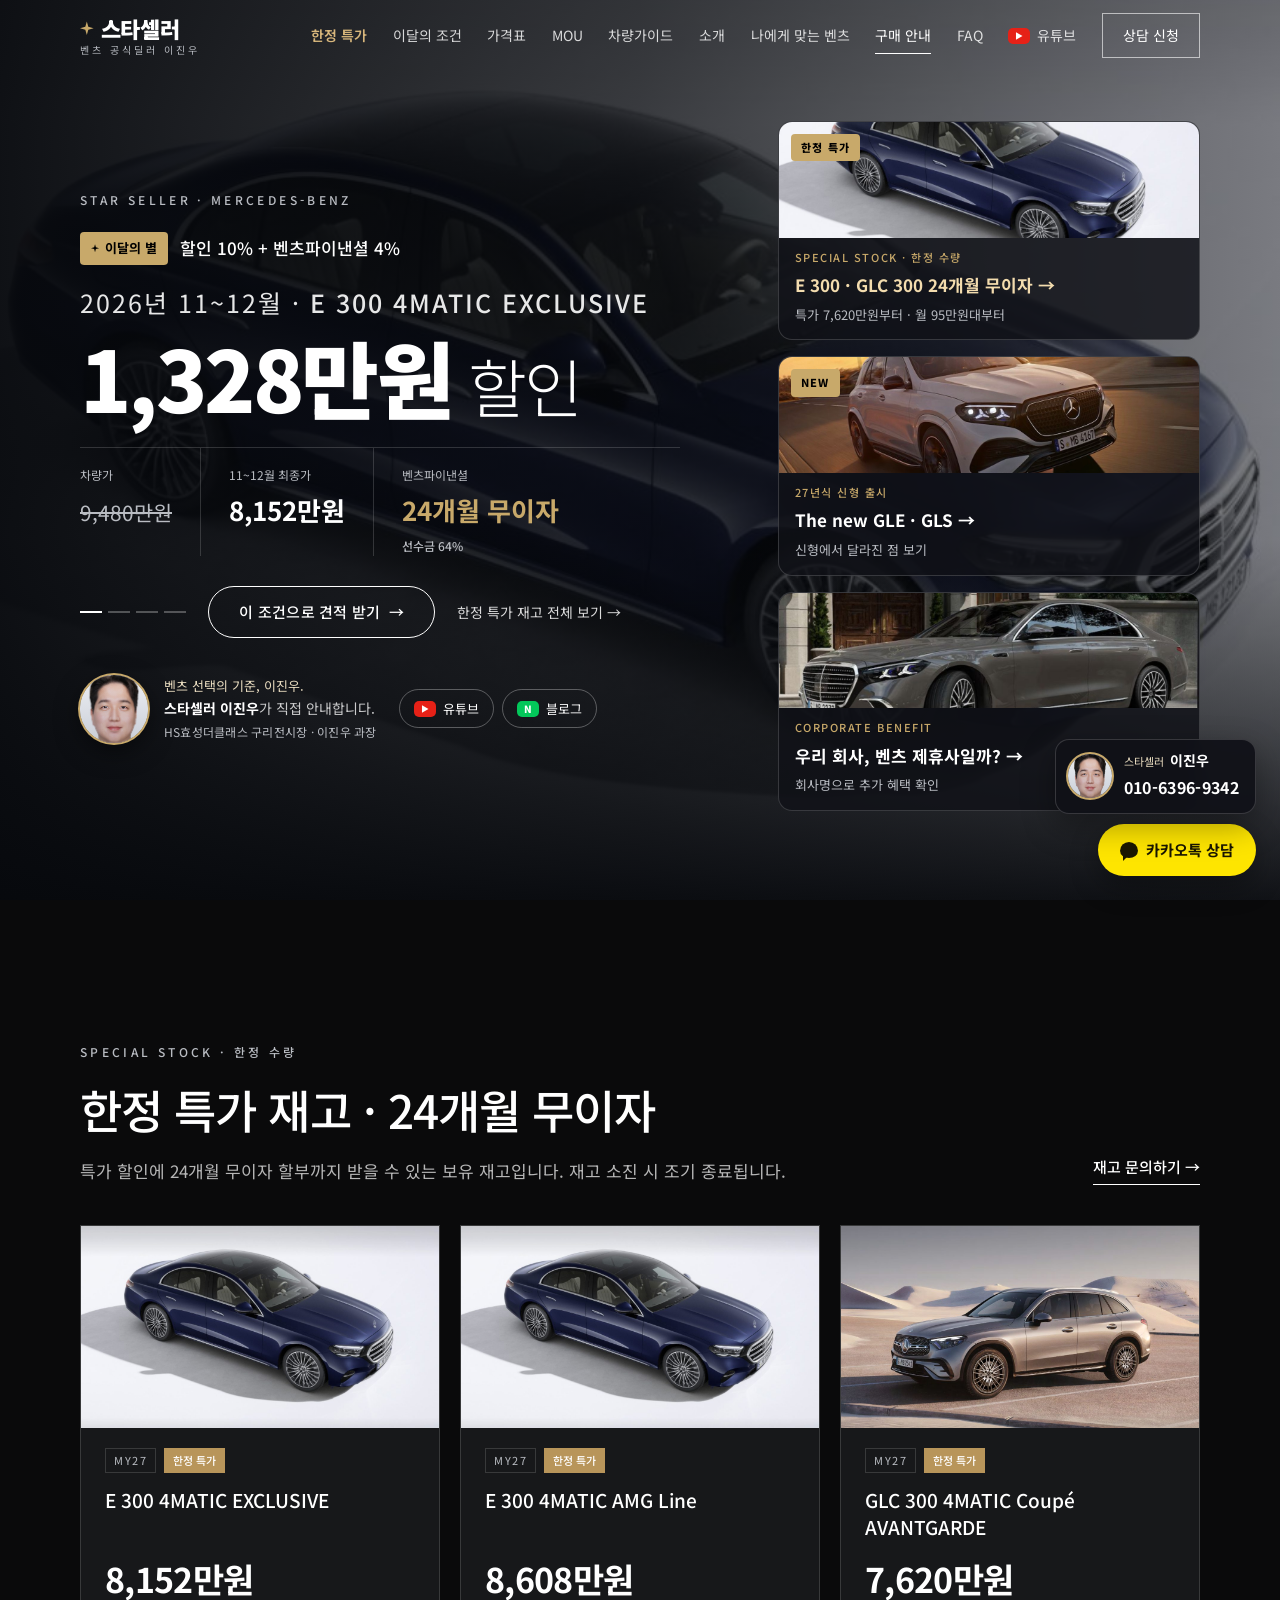
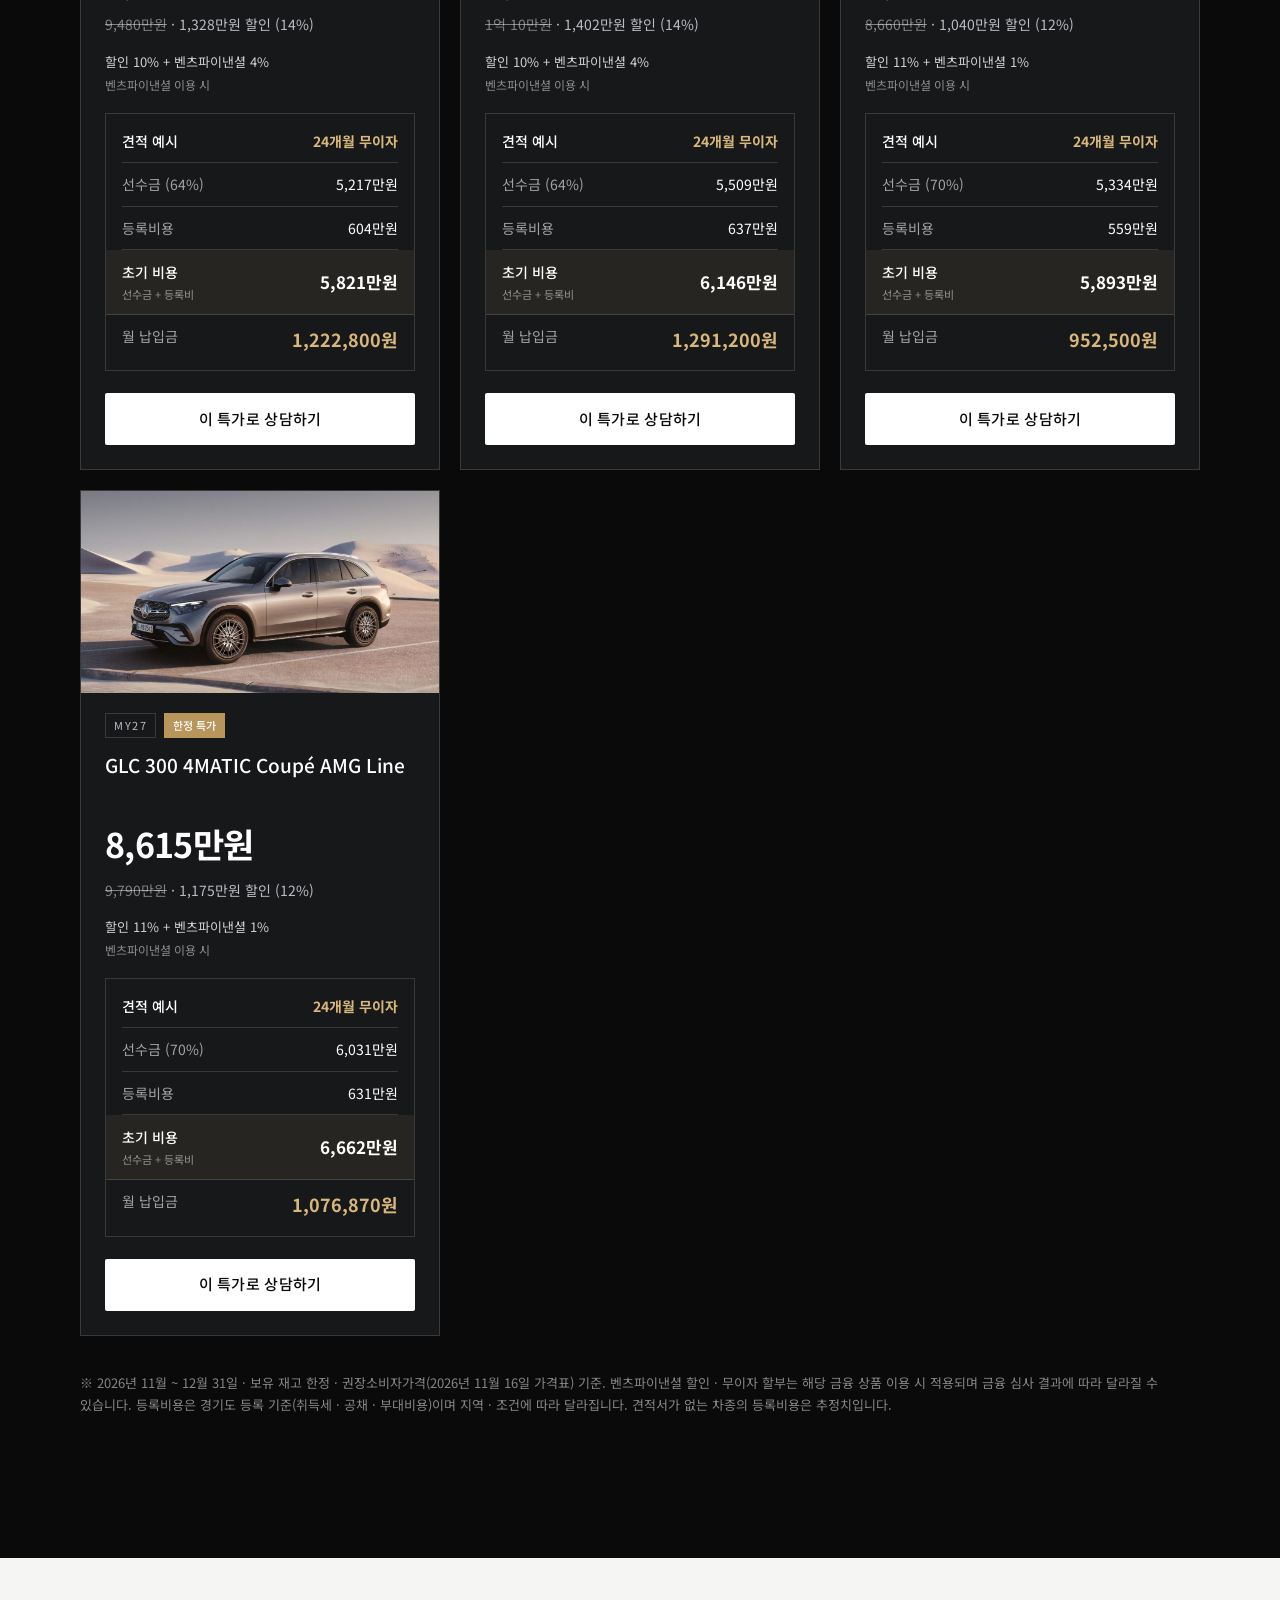
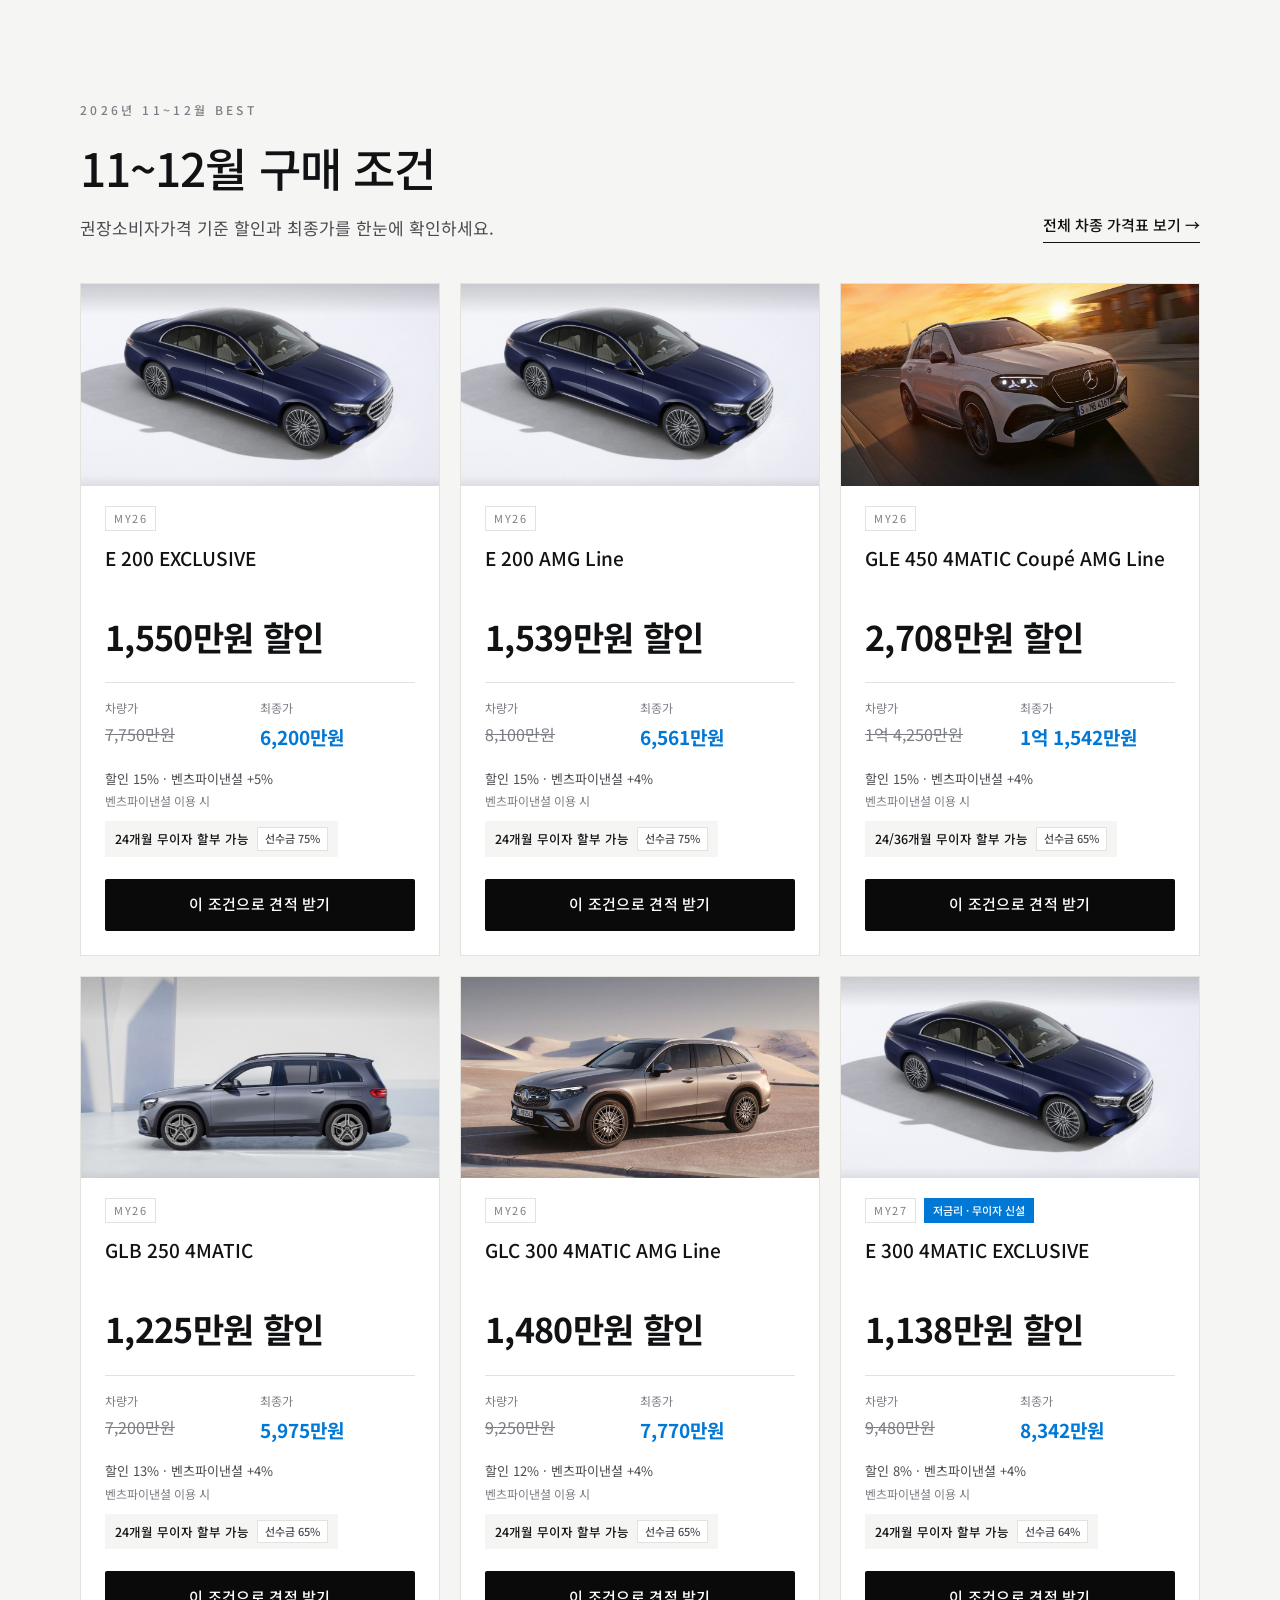
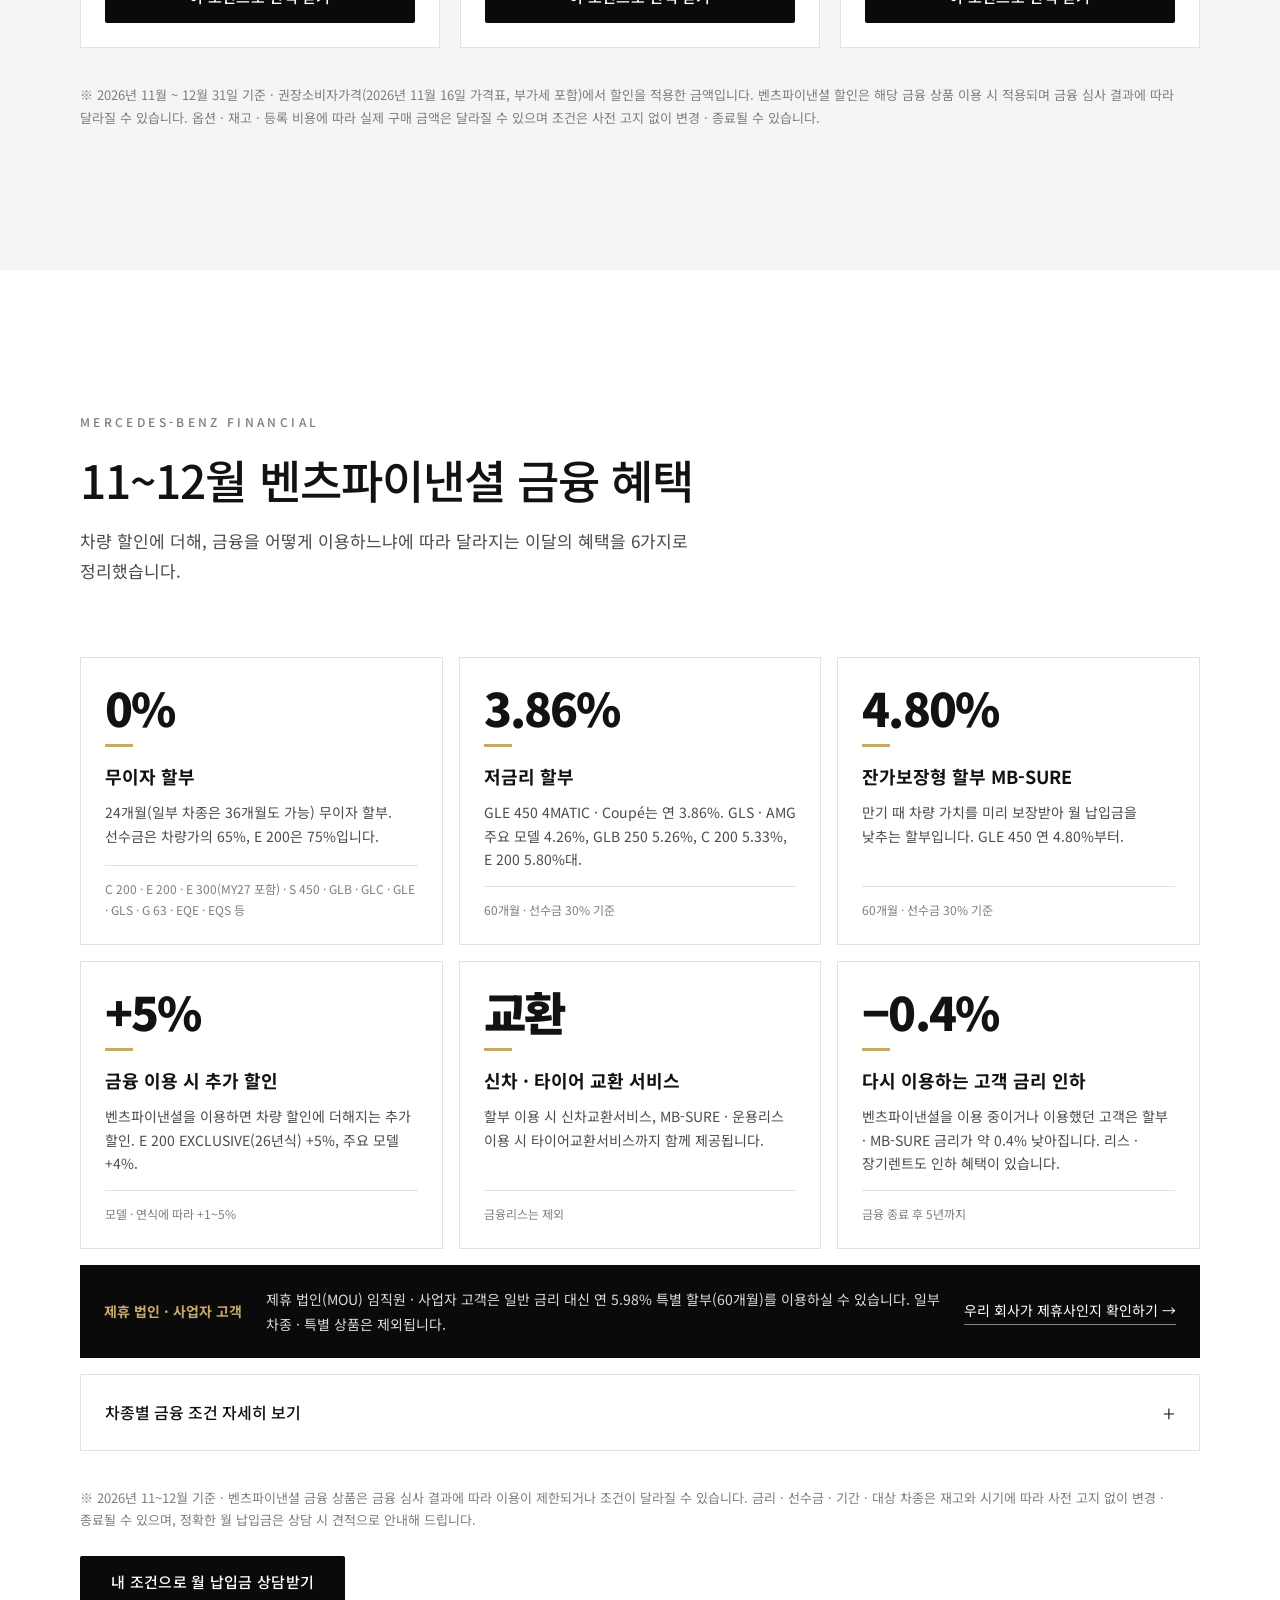
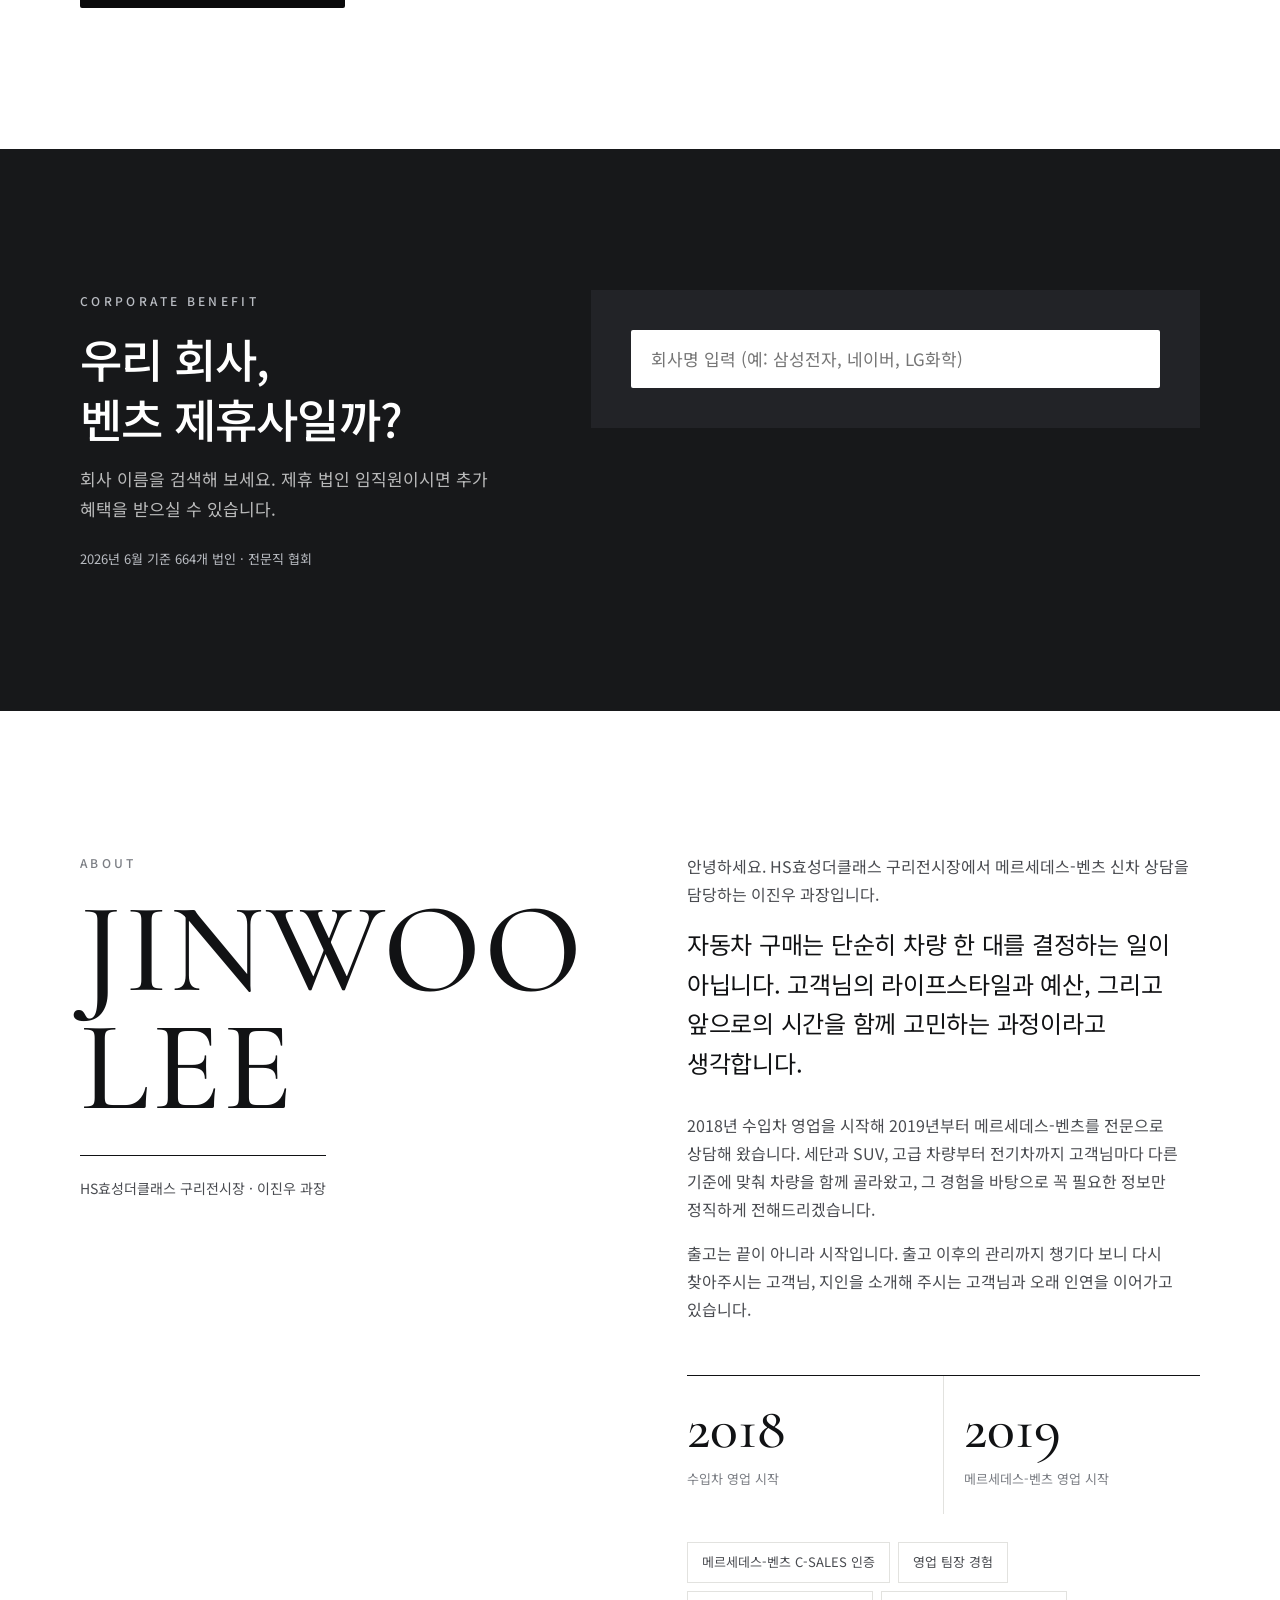
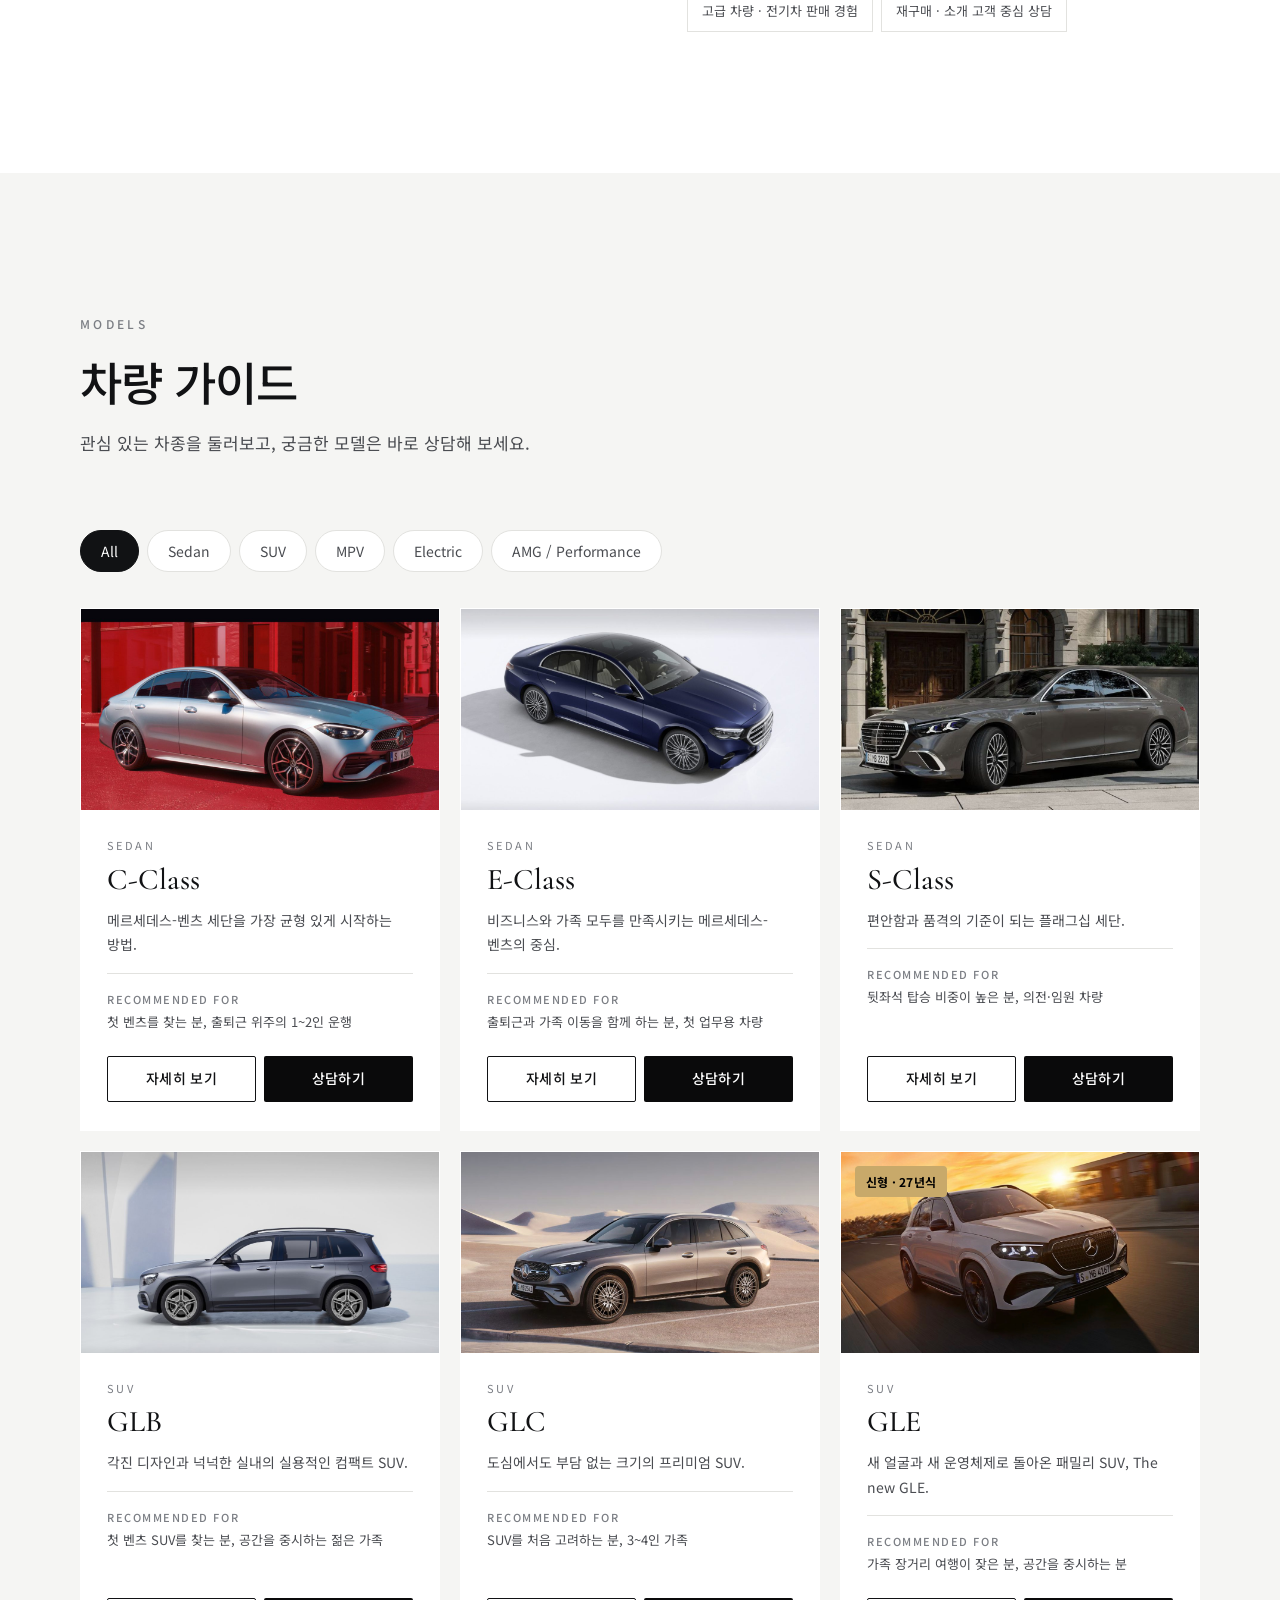
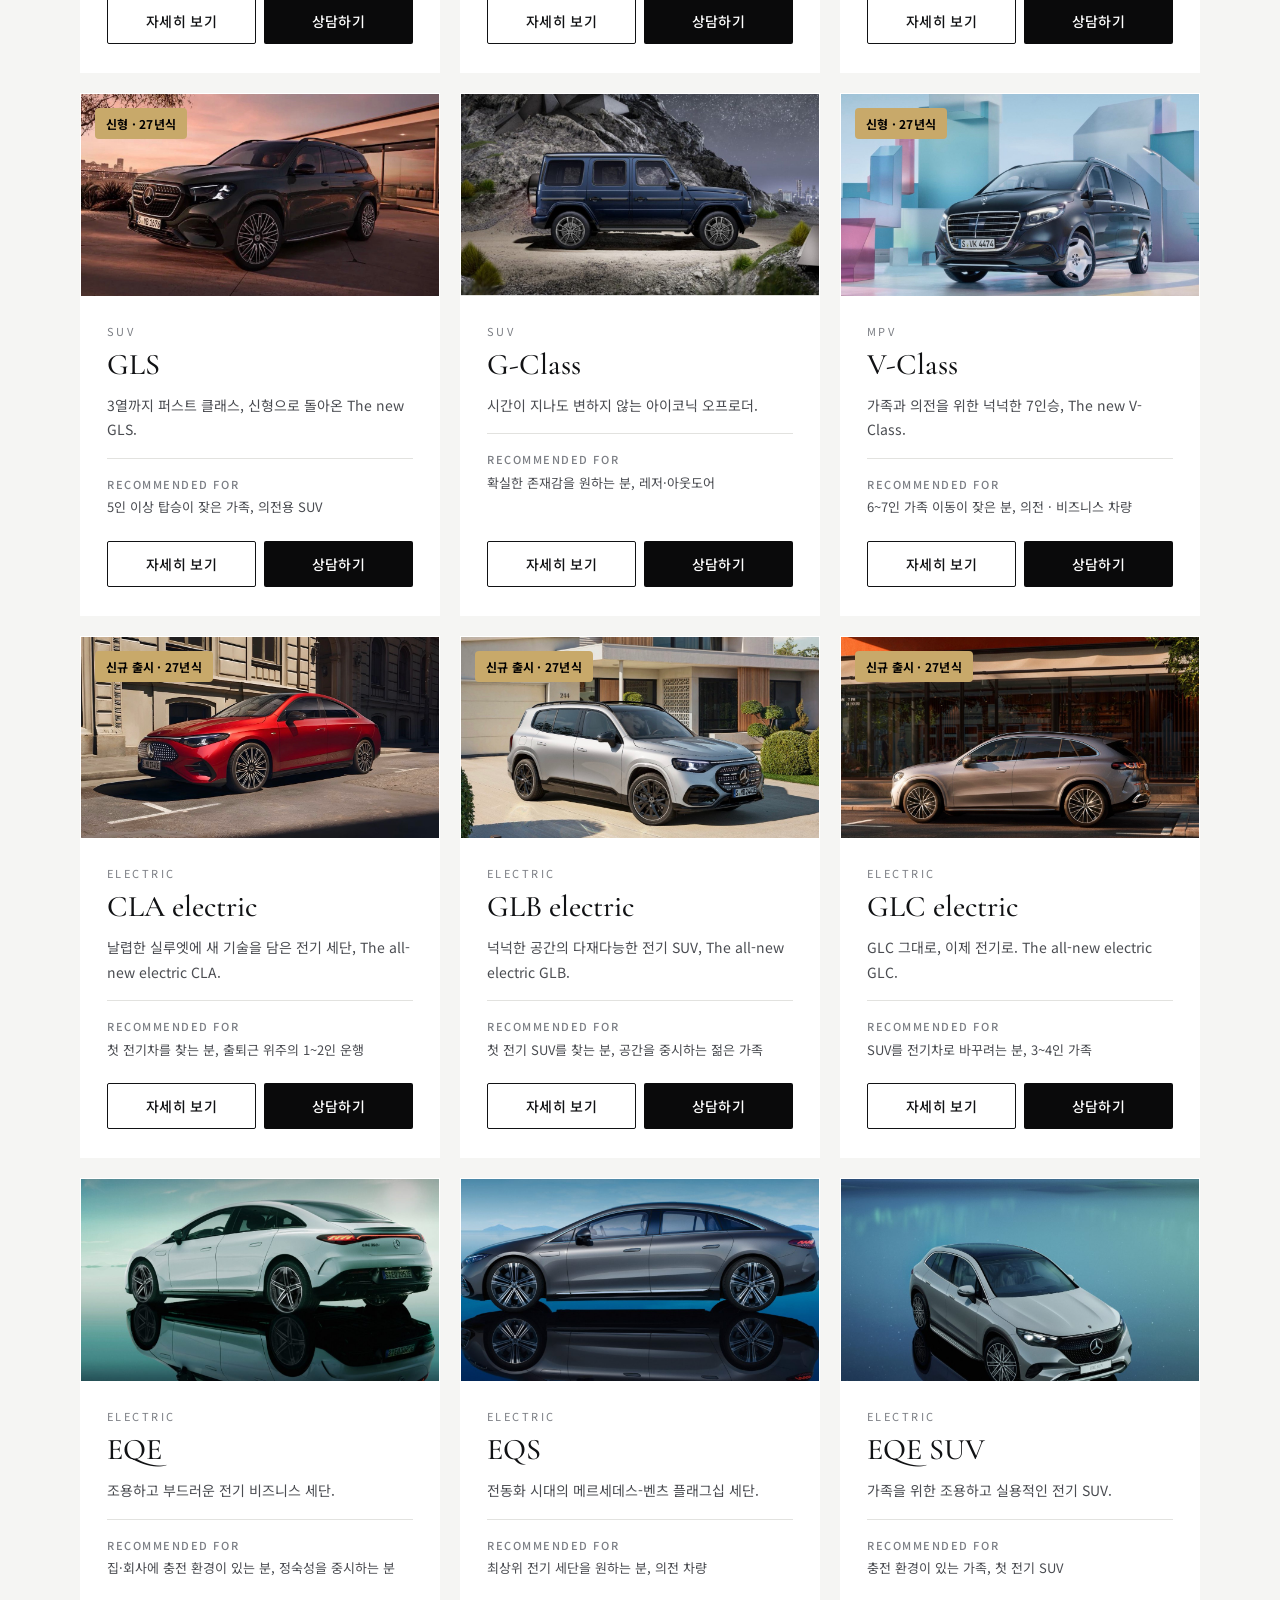
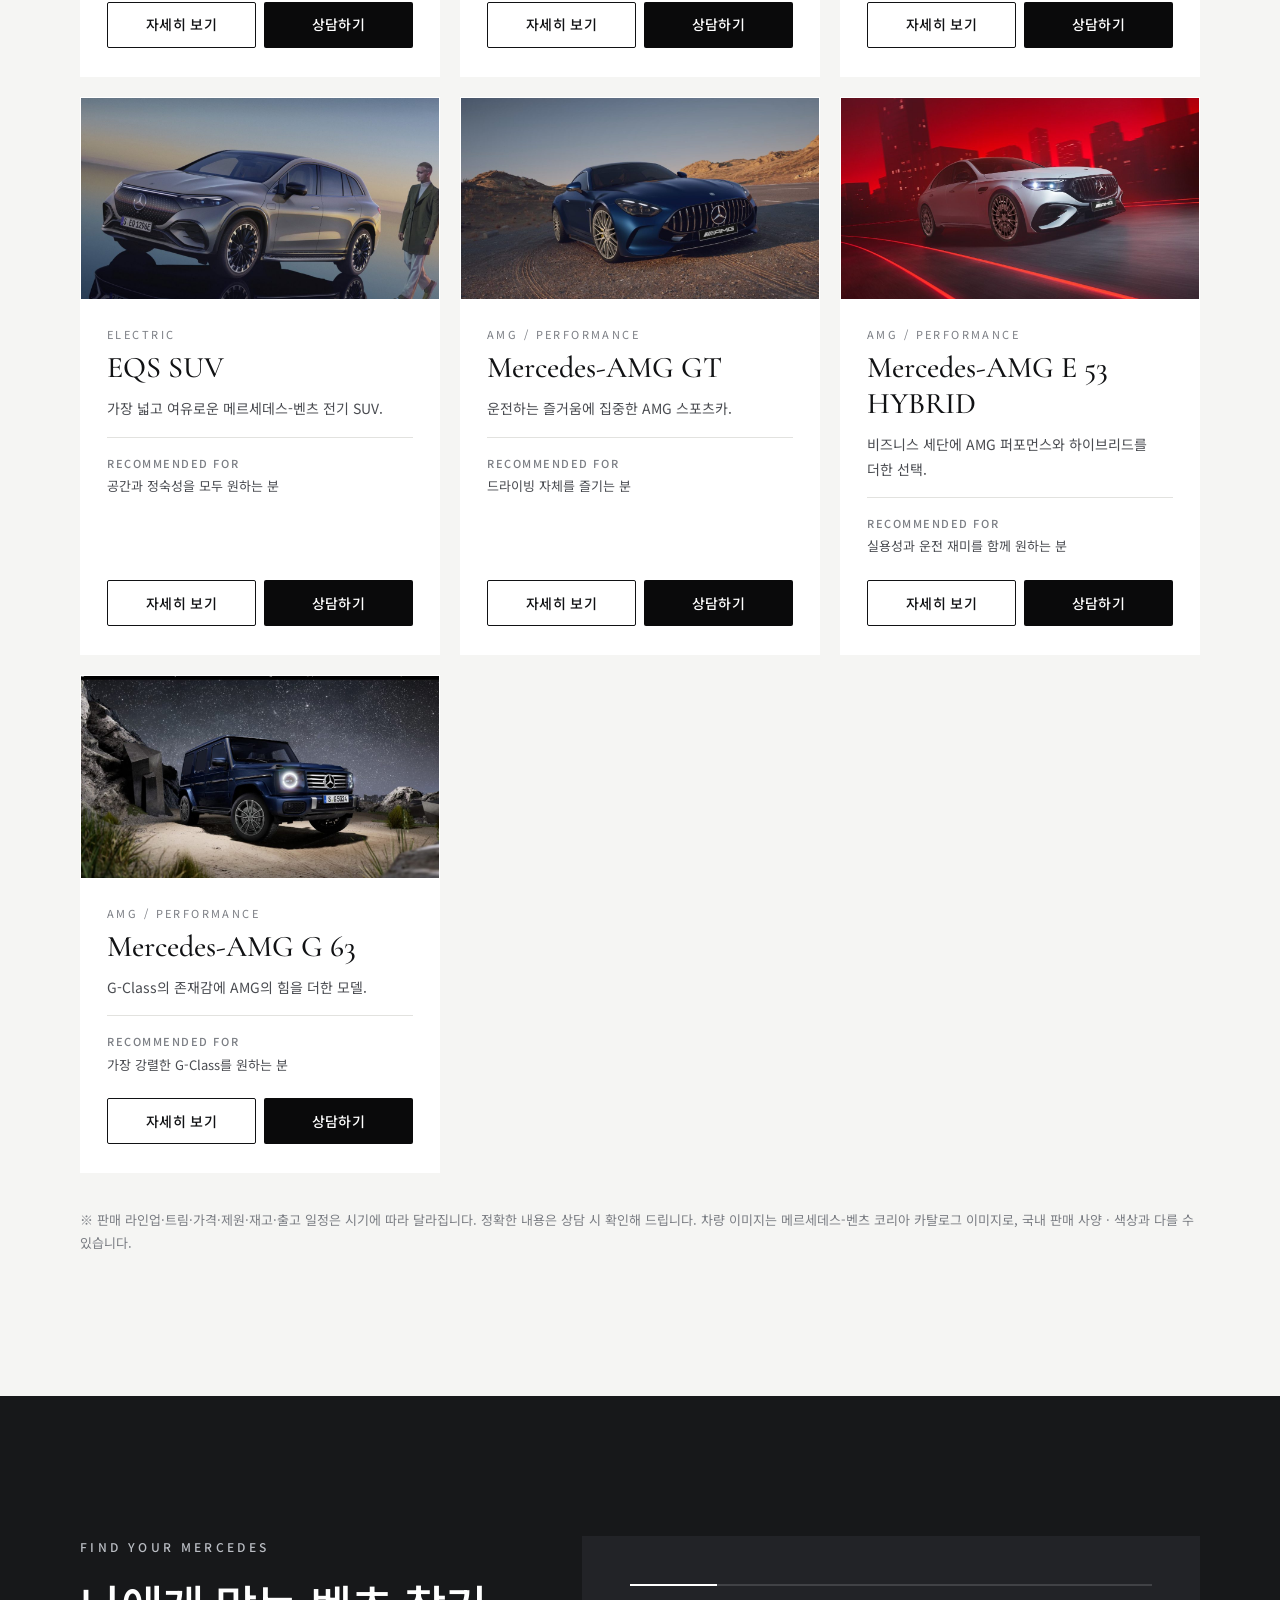
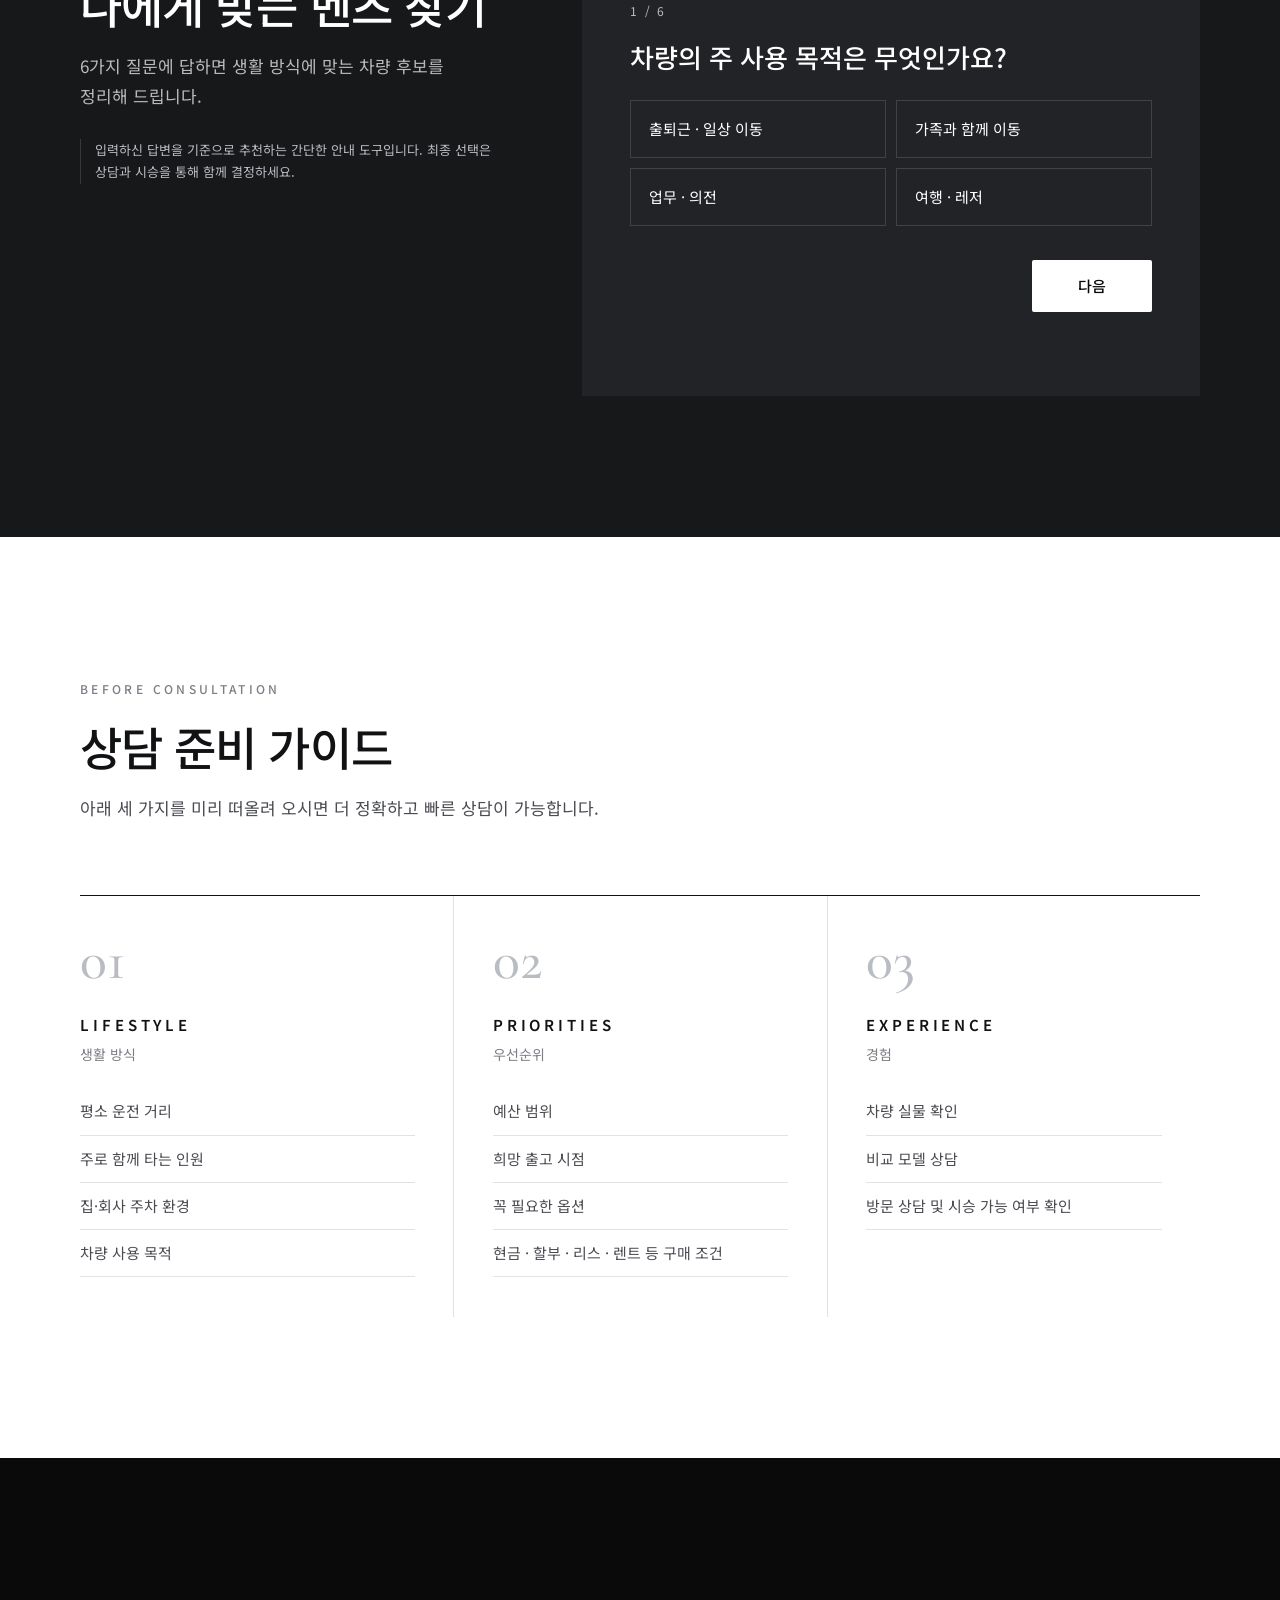
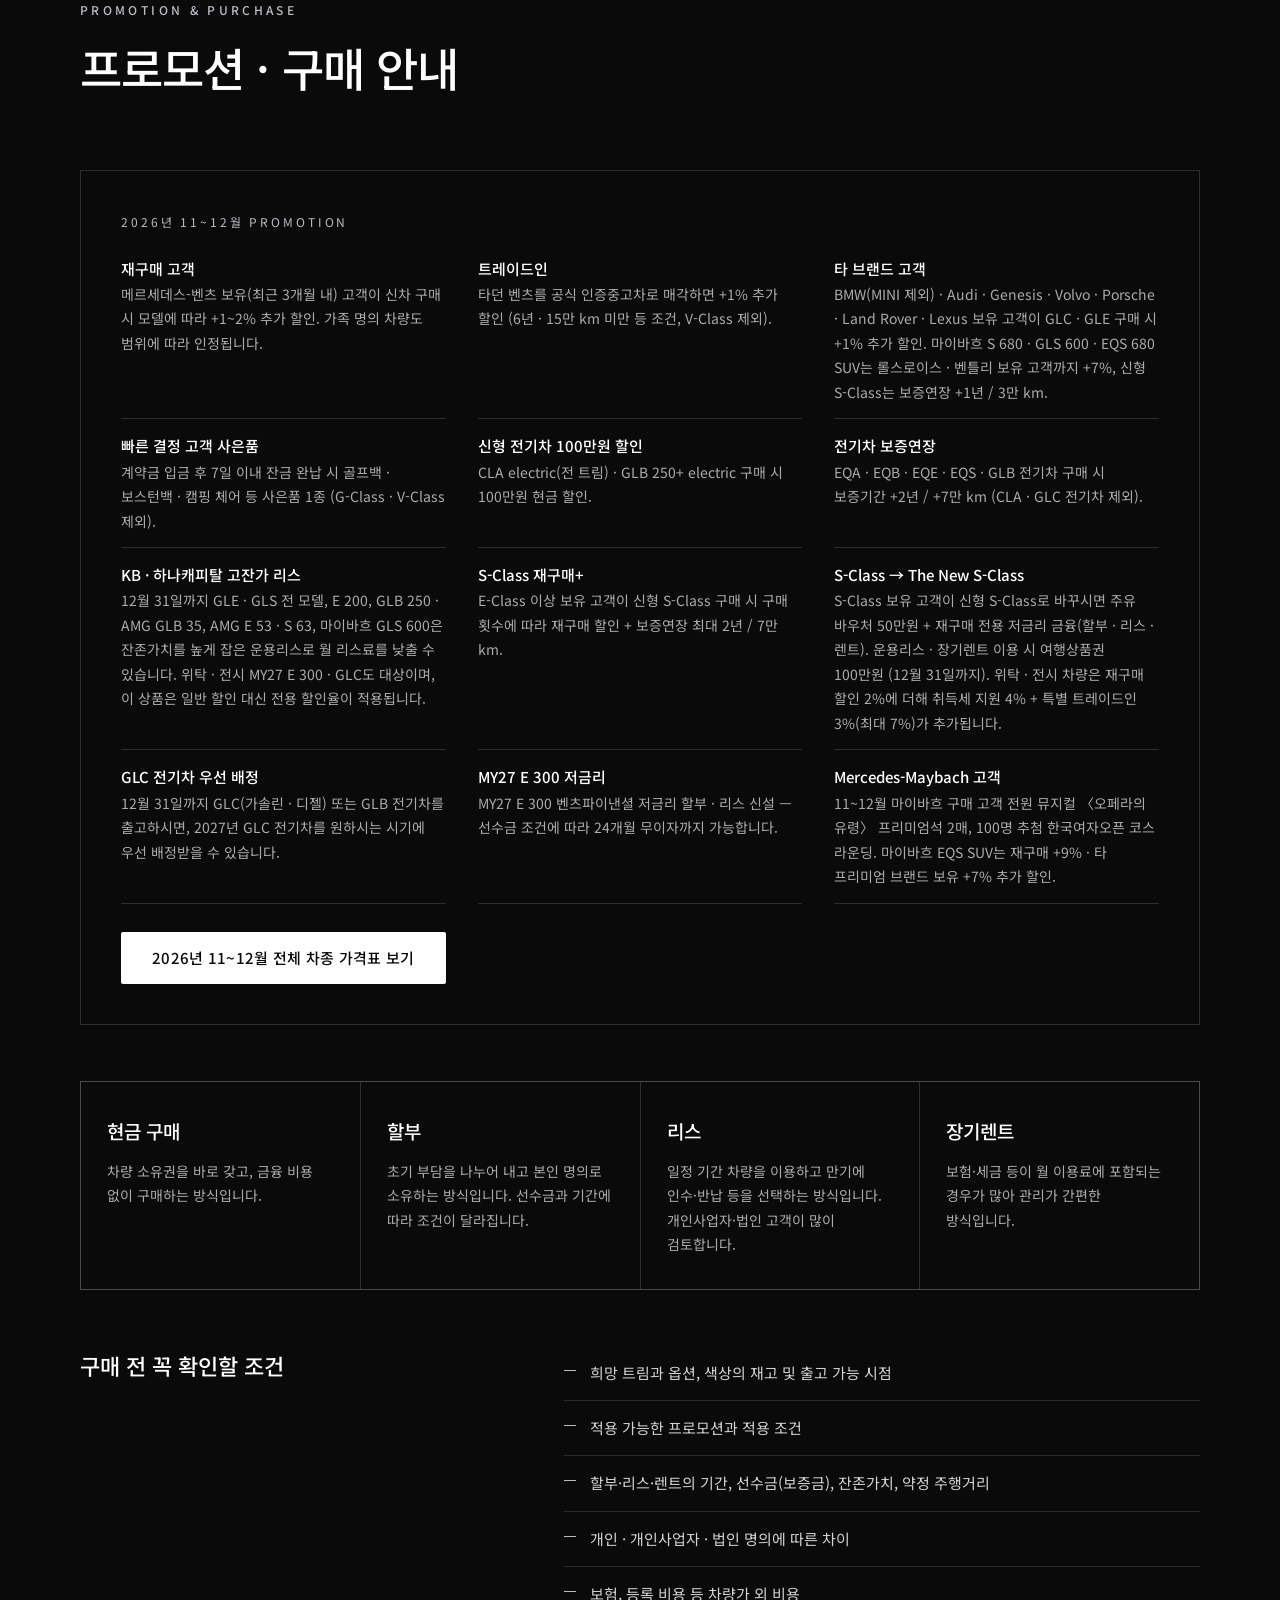
<file: index.html>
<!doctype html>
<html lang="ko">
<head>
  <meta name="naver-site-verification" content="c593b86a9142375943e25daeb6bd3dead41c6c1e" />
  <meta charset="utf-8">
  <!-- Google 애널리틱스 (방문 통계) -->
  <script async src="https://www.googletagmanager.com/gtag/js?id=G-M9LG50KCFG"></script>
  <script>
    window.dataLayer = window.dataLayer || [];
    function gtag(){dataLayer.push(arguments);}
    gtag('js', new Date());
    gtag('config', 'G-M9LG50KCFG');
  </script>
  <meta name="viewport" content="width=device-width, initial-scale=1, viewport-fit=cover">
  <title>스타셀러 | 벤츠 구리전시장 이진우 과장</title>
  <meta name="description" content="HS효성더클래스 구리전시장 이진우 과장의 벤츠 개인 상담 홈페이지. 신차 견적, 모델 비교, 구매 조건과 출고 상담을 안내합니다.">
  <meta name="keywords" content="벤츠, 메르세데스-벤츠, 벤츠 상담, 벤츠 견적, E-Class, S-Class, GLC, GLE, 벤츠 리스, 벤츠 장기렌트, 이진우">
  <meta name="theme-color" content="#0a0a0b">
  <link rel="canonical" href="https://starseller.kr/">

  <!-- Open Graph (SNS 공유) : 배포 주소가 바뀌면 아래 두 URL도 함께 바꾸세요 -->
  <meta property="og:type" content="website">
  <meta property="og:site_name" content="스타셀러">
  <meta property="og:title" content="스타셀러 STAR SELLER | 벤츠 구리전시장 이진우 과장 | 신차 프로모션 상담">
  <meta property="og:description" content="HS효성더클래스 구리전시장 이진우 과장의 벤츠 개인 상담 홈페이지. 신차 견적, 모델 비교, 구매 조건과 출고 상담을 안내합니다.">
  <meta property="og:url" content="https://starseller.kr/">
  <meta property="og:image" content="https://starseller.kr/assets/og-image.png?v=20261117">
  <meta property="og:image:width" content="1200">
  <meta property="og:image:height" content="630">
  <meta property="og:locale" content="ko_KR">
  <meta name="twitter:card" content="summary_large_image">

  <link rel="icon" href="assets/favicon.svg" type="image/svg+xml">
  <link rel="apple-touch-icon" href="assets/apple-touch-icon.png">

  <link rel="preconnect" href="https://fonts.googleapis.com">
  <link rel="preconnect" href="https://fonts.gstatic.com" crossorigin>
  <link href="https://fonts.googleapis.com/css2?family=Cormorant+Garamond:wght@400;500;600&family=Noto+Sans+KR:wght@300;400;500;700;900&display=swap" rel="stylesheet">
  <link rel="stylesheet" href="css/style.css?v=20261124a">
  <link rel="stylesheet" href="css/star.css?v=20261124a">
</head>
<body>
<a class="skip" href="#main">본문 바로가기</a>

<!-- ================= HEADER ================= -->
<header class="header" id="header">
  <div class="container header__inner">
    <a href="#top" class="logo" aria-label="스타셀러 홈으로">
      <span class="logo__name logo__name--star"><i class="spark" aria-hidden="true"></i>스타셀러</span>
      <span class="logo__line logo__line--ko">벤츠 공식딜러 이진우</span>
    </a>
    <nav class="nav" id="nav" aria-label="주요 메뉴">
      <a href="#specials" class="nav__hot">한정 특가</a>
      <a href="#deals">이달의 조건</a>
      <a href="price.html">가격표</a>
      <a href="#mou">MOU</a>
      <a href="#models">차량가이드</a>       <a href="#about">소개</a>
      <a href="#finder">나에게 맞는 벤츠</a>
      <a href="#purchase">구매 안내</a>
      <a href="#faq">FAQ</a>
      <a href="https://www.youtube.com/@star_seller_jw" target="_blank" rel="noopener" class="nav__yt"><i aria-hidden="true">▶</i>유튜브</a>
      <a href="#contact" class="nav__cta">상담 신청</a>
    </nav>
    <button class="menu-btn" id="menuBtn" aria-label="메뉴 열기" aria-expanded="false" aria-controls="nav">
      <span></span><span></span>
    </button>
  </div>
</header>

<main id="main">

<!-- ================= 01 HERO ================= -->
<section class="hero hero--photo hero--deal" id="top">
  <div class="hero__bg" aria-hidden="true"><i id="hbA"></i><i id="hbB"></i></div>
  <div class="container hero__inner hd">
    <div class="hd__main">
      <h1 class="sr-only">벤츠 이진우 과장 | 스타셀러 개인 상담 및 이달의 구매 조건</h1>
      <p class="eyebrow eyebrow--light">STAR SELLER · MERCEDES-BENZ</p>

      <div class="hd__swap" id="hdSwap">
        <p class="hd__tags"><span class="hd__tag"><i class="spark" aria-hidden="true"></i>이달의 별</span><span id="hdRate">할인 15% · 벤츠파이낸셜 +5%</span></p>
        <p class="hd__model"><span id="hdMonth">2026년 11월</span> · <b id="hdName">E 200 EXCLUSIVE</b></p>
        <p class="hd__off"><strong id="hdOff">1,550만원</strong> 할인</p>
        <dl class="hd__nums">
          <div><dt>차량가</dt><dd><s id="hdMsrp">7,750만원</s></dd></div>
          <div><dt><span id="hdMonth2">11월</span> 최종가</dt><dd id="hdFinal">6,200만원</dd></div>
          <div id="hdFreeBox"><dt>벤츠파이낸셜</dt><dd class="hd__gold" id="hdFree">24개월 무이자</dd><dd class="hd__down" id="hdDown"></dd></div>
        </dl>
      </div>

      <div class="hd__acts">
        <div class="hd__dots" id="hdDots" role="tablist" aria-label="이달의 조건 차종"></div>
        <button type="button" class="btn hd__quote" id="hdQuote">이 조건으로 견적 받기 <span aria-hidden="true">→</span></button>
        <a href="#deals" class="hd__all">이달의 조건 전체 보기 <span aria-hidden="true">→</span></a>
      </div>

      <div class="hd__who">
        <div class="hd__face"><img src="assets/images/jinwoo.jpg" alt="스타셀러 이진우" width="354" height="472"></div>
        <p><span class="hd__slogan">벤츠 선택의 기준, 이진우.</span><br><b>스타셀러 <span data-cfg="name">이진우</span></b>가 직접 안내합니다.<br><span class="hd__role" data-role-line>메르세데스-벤츠 세일즈 컨설턴트 이진우</span></p>
        <span class="hd__links"><a class="hd__yt" href="https://www.youtube.com/@star_seller_jw" target="_blank" rel="noopener"><i aria-hidden="true">▶</i>유튜브</a>
        <a class="hd__yt hd__blog" href="https://blog.naver.com/benz_jay" target="_blank" rel="noopener"><i aria-hidden="true">N</i>블로그</a></span>
      </div>
    </div>

    <div class="hd__side">
      <a class="hd-tile hd-tile--special" href="#specials" id="hdSpecial" hidden>
        <span class="hd-tile__img" style="background-image:url(assets/images/e-class.jpg)"><i class="hd-tile__new hd-tile__new--gold">한정 특가</i></span>
        <span class="hd-tile__txt"><small>SPECIAL STOCK · 한정 수량</small><b id="hdSpecialTitle">한정 특가 재고 →</b><em id="hdSpecialSub">보유 재고 한정 특별 조건</em></span>
      </a>
      <a class="hd-tile" href="#models">
        <span class="hd-tile__img" style="background-image:url(assets/images/gle-new.jpg)"><i class="hd-tile__new">NEW</i></span>
        <span class="hd-tile__txt"><small>27년식 신형 출시</small><b>The new GLE · GLS →</b><em>신형에서 달라진 점 보기</em></span>
      </a>
      <a class="hd-tile" href="#mou">
        <span class="hd-tile__img" style="background-image:url(assets/images/s-class.jpg)"></span>
        <span class="hd-tile__txt"><small>CORPORATE BENEFIT</small><b>우리 회사, 벤츠 제휴사일까? →</b><em>회사명으로 추가 혜택 확인</em></span>
      </a>
    </div>
  </div>
</section>

<!-- ================= 한정 특가 재고 (js/pricing.js specials) — 첫 화면 바로 아래 ================= -->
<section class="section specials" id="specials" hidden>
  <div class="container">
    <div class="deals__head">
      <div>
        <p class="eyebrow eyebrow--light">SPECIAL STOCK · 한정 수량</p>
        <h2 class="section__title">한정 특가 재고 · 24개월 무이자</h2>
        <p class="section__desc">특가 할인에 24개월 무이자 할부까지 받을 수 있는 보유 재고입니다. 재고 소진 시 조기 종료됩니다.</p>
      </div>
      <a href="#contact" class="deals__all deals__all--light">재고 문의하기 <span aria-hidden="true">→</span></a>
    </div>
    <div class="deal-track" id="specialTrack"></div>
    <p class="note note--light" id="specialsNote"></p>
  </div>
</section>

<!-- ================= THIS MONTH (js/pricing.js) ================= -->
<section class="section deals" id="deals" hidden>
  <div class="container">
    <div class="deals__head reveal">
      <div>
        <p class="eyebrow" id="dealsEyebrow">THIS MONTH</p>
        <h2 class="section__title" id="dealsTitle">이달의 구매 조건</h2>
        <p class="section__desc">권장소비자가격 기준 할인과 최종가를 한눈에 확인하세요.</p>
      </div>
      <a href="price.html" class="deals__all">전체 차종 가격표 보기 <span aria-hidden="true">→</span></a>
    </div>
    <div class="deal-track" id="dealTrack"></div>
    <p class="note" id="dealsNote"></p>
  </div>
</section>

<!-- ================= 금융 혜택 (js/finance.js) ================= -->
<section class="section fin" id="finance" hidden>
  <div class="container">
    <div class="section__head reveal">
      <p class="eyebrow">MERCEDES-BENZ FINANCIAL</p>
      <h2 class="section__title" id="finTitle">벤츠파이낸셜 금융 혜택</h2>
      <p class="section__desc">차량 할인에 더해, 금융을 어떻게 이용하느냐에 따라 달라지는 이달의 혜택을 6가지로 정리했습니다.</p>
    </div>

    <div class="fin__points reveal" id="finPoints"></div>

    <div class="fin__fleet reveal" id="finFleetBox" hidden>
      <b>제휴 법인 · 사업자 고객</b>
      <p id="finFleet"></p>
      <a href="#mou">우리 회사가 제휴사인지 확인하기 →</a>
    </div>

    <details class="fin__more reveal">
      <summary>차종별 금융 조건 자세히 보기 <span aria-hidden="true">+</span></summary>
      <p class="fin__basis">금리는 <b id="finBasis"></b>입니다. ★ 는 이달 혜택이 가장 큰 모델입니다.</p>
      <div class="fin__scroll">
        <table class="fin-table">
          <thead><tr><th scope="col">모델</th><th scope="col">금융 이용 시<br>추가 할인</th><th scope="col">할부 금리</th><th scope="col">MB-SURE<br>금리</th><th scope="col">무이자 할부</th><th scope="col">운용리스</th></tr></thead>
          <tbody id="finRows"></tbody>
        </table>
      </div>
      <p class="fin__others" id="finOthers"></p>
    </details>

    <p class="note" id="finNote"></p>
    <a href="#contact" class="btn btn--dark fin__cta">내 조건으로 월 납입금 상담받기</a>
  </div>
</section>

<!-- ================= MOU 제휴사 검색 (js/mou.js) ================= -->
<section class="section mou" id="mou" hidden>
  <div class="container mou__grid">
    <div class="reveal">
      <p class="eyebrow eyebrow--light">CORPORATE BENEFIT</p>
      <h2 class="section__title">우리 회사,<br>벤츠 제휴사일까?</h2>
      <p class="section__desc">회사 이름을 검색해 보세요. 제휴 법인 임직원이시면 추가 혜택을 받으실 수 있습니다.</p>
      <p class="mou__count" id="mouCount"></p>
    </div>
    <div class="mou__panel reveal">
      <label for="mouQ" class="sr-only">회사명 검색</label>
      <input type="search" id="mouQ" class="mou__input" placeholder="회사명 입력 (예: 삼성전자, 네이버, LG화학)" autocomplete="off">
      <div class="mou__result" id="mouResult" aria-live="polite"></div>
    </div>
  </div>
</section>

<!-- ================= 02 ABOUT ================= -->
<section class="section about" id="about">
  <div class="container about__grid">
    <div class="about__ident reveal">
      <p class="eyebrow">ABOUT</p>
      <h2 class="about__name serif">JINWOO<br>LEE</h2>
      <p class="about__role" data-role-line>메르세데스-벤츠 세일즈 컨설턴트 이진우</p>
      <!-- 프로필 사진: assets/images/profile.jpg 를 올리면 자동으로 표시됩니다 -->
      <figure class="about__photo" hidden>
        <img src="assets/images/profile.jpg" alt="이진우 프로필 사진" loading="lazy" width="480" height="600">
      </figure>
    </div>
    <div class="about__body reveal">
      <p>안녕하세요. HS효성더클래스 구리전시장에서 메르세데스-벤츠 신차 상담을 담당하는 이진우 과장입니다.</p> <p class="lead">자동차 구매는 단순히 차량 한 대를 결정하는 일이 아닙니다. 고객님의 라이프스타일과 예산, 그리고 앞으로의 시간을 함께 고민하는 과정이라고 생각합니다.</p>
      <p>2018년 수입차 영업을 시작해 2019년부터 메르세데스-벤츠를 전문으로 상담해 왔습니다. 세단과 SUV, 고급 차량부터 전기차까지 고객님마다 다른 기준에 맞춰 차량을 함께 골라왔고, 그 경험을 바탕으로 꼭 필요한 정보만 정직하게 전해드리겠습니다.</p>
      <p>출고는 끝이 아니라 시작입니다. 출고 이후의 관리까지 챙기다 보니 다시 찾아주시는 고객님, 지인을 소개해 주시는 고객님과 오래 인연을 이어가고 있습니다.</p>

      <dl class="facts">
        <div class="fact"><dt>2018</dt><dd>수입차 영업 시작</dd></div>
        <div class="fact"><dt>2019</dt><dd>메르세데스-벤츠 영업 시작</dd></div>
      </dl>
      <ul class="badges">
        <li>메르세데스-벤츠 C-SALES 인증</li>
        <li>영업 팀장 경험</li>
        <li>고급 차량 · 전기차 판매 경험</li>
        <li>재구매 · 소개 고객 중심 상담</li>
      </ul>
    </div>
  </div>
</section>

<!-- ================= 03 MODELS ================= -->
<section class="section models" id="models">
  <div class="container">
    <div class="section__head reveal">
      <p class="eyebrow">MODELS</p>
      <h2 class="section__title">차량 가이드</h2>
      <p class="section__desc">관심 있는 차종을 둘러보고, 궁금한 모델은 바로 상담해 보세요.</p>
    </div>
    <div class="filters reveal" role="group" aria-label="차량 카테고리">
      <button type="button" class="filter is-active" data-filter="all" aria-pressed="true">All</button>
      <button type="button" class="filter" data-filter="sedan" aria-pressed="false">Sedan</button>
      <button type="button" class="filter" data-filter="suv" aria-pressed="false">SUV</button>
      <button type="button" class="filter" data-filter="mpv" aria-pressed="false">MPV</button>
      <button type="button" class="filter" data-filter="electric" aria-pressed="false">Electric</button>
      <button type="button" class="filter" data-filter="amg" aria-pressed="false">AMG / Performance</button>
    </div>
    <div class="model-grid" id="modelGrid" aria-live="polite"></div>
    <p class="note">※ 판매 라인업·트림·가격·제원·재고·출고 일정은 시기에 따라 달라집니다. 정확한 내용은 상담 시 확인해 드립니다. 차량 이미지는 메르세데스-벤츠 코리아 카탈로그 이미지로, 국내 판매 사양 · 색상과 다를 수 있습니다.</p>
  </div>
</section>

<!-- 모델 상세 -->
<dialog class="modal" id="modelModal" aria-labelledby="modalTitle">
  <div class="modal__inner">
    <button type="button" class="modal__close" data-close aria-label="닫기">&times;</button>
    <div class="modal__visual" id="modalVisual" aria-hidden="true"></div>
    <p class="eyebrow" id="modalCat"></p>
    <span class="modal__badge" id="modalBadge" hidden></span>
    <h3 class="modal__title serif" id="modalTitle"></h3>
    <p class="modal__tagline" id="modalTagline"></p>
    <dl class="modal__list">
      <div id="modalNewsRow" hidden><dt>신형 포인트</dt><dd><ul class="modal__news" id="modalNews"></ul></dd></div>
      <div id="modalLineupRow" hidden><dt>카탈로그 라인업</dt><dd id="modalLineup"></dd></div>
      <div><dt>추천 고객</dt><dd id="modalFor"></dd></div>
      <div><dt>주행 특성</dt><dd id="modalDrive"></dd></div>
      <div><dt>공간 활용</dt><dd id="modalSpace"></dd></div>
      <div><dt>선택 시 고려할 점</dt><dd id="modalConsider"></dd></div>
      <div><dt>상담 시 확인</dt><dd>가격 · 트림 · 제원 · 옵션 · 재고 · 출고 일정 · 적용 가능한 혜택</dd></div>
    </dl>
    <button type="button" class="btn btn--dark btn--block" id="modalCta">이 차량 상담하기</button>
  </div>
</dialog>

<!-- ================= 04 FINDER ================= -->
<section class="section finder" id="finder">
  <div class="container finder__grid">
    <div class="finder__intro reveal">
      <p class="eyebrow eyebrow--light">FIND YOUR MERCEDES</p>
      <h2 class="section__title">나에게 맞는 벤츠 찾기</h2>
      <p class="section__desc">6가지 질문에 답하면 생활 방식에 맞는 차량 후보를 정리해 드립니다.</p>
      <p class="finder__notice">입력하신 답변을 기준으로 추천하는 간단한 안내 도구입니다. 최종 선택은 상담과 시승을 통해 함께 결정하세요.</p>
    </div>

    <div class="finder__panel reveal" id="finderPanel">
      <form id="finderForm" novalidate>
        <div class="progress" aria-hidden="true"><span id="finderBar"></span></div>
        <p class="finder__count" id="finderCount">1 / 6</p>
        <div id="finderSteps"></div>
        <div class="finder__nav">
          <button type="button" class="btn btn--ghost-light" id="finderPrev">이전</button>
          <button type="button" class="btn btn--light" id="finderNext">다음</button>
        </div>
        <p class="finder__error" id="finderError" role="alert"></p>
      </form>

      <div class="finder__result" id="finderResult" hidden tabindex="-1">
        <p class="eyebrow eyebrow--light">RECOMMENDATION</p>
        <h3 class="finder__result-title">이런 차량을 추천드려요</h3>
        <ol class="result-list" id="resultList"></ol>
        <div class="finder__result-actions">
          <button type="button" class="btn btn--light" id="resultCta">추천받은 차량 상담하기</button>
          <button type="button" class="btn btn--ghost-light" id="finderReset">다시 하기</button>
        </div>
      </div>
    </div>
  </div>
</section>

<!-- ================= 05 GUIDE ================= -->
<section class="section guide" id="guide">
  <div class="container">
    <div class="section__head reveal">
      <p class="eyebrow">BEFORE CONSULTATION</p>
      <h2 class="section__title">상담 준비 가이드</h2>
      <p class="section__desc">아래 세 가지를 미리 떠올려 오시면 더 정확하고 빠른 상담이 가능합니다.</p>
    </div>
    <ol class="guide__list">
      <li class="guide__item reveal">
        <span class="guide__num serif">01</span>
        <h3 class="guide__title">LIFESTYLE</h3>
        <p class="guide__ko">생활 방식</p>
        <ul><li>평소 운전 거리</li><li>주로 함께 타는 인원</li><li>집·회사 주차 환경</li><li>차량 사용 목적</li></ul>
      </li>
      <li class="guide__item reveal">
        <span class="guide__num serif">02</span>
        <h3 class="guide__title">PRIORITIES</h3>
        <p class="guide__ko">우선순위</p>
        <ul><li>예산 범위</li><li>희망 출고 시점</li><li>꼭 필요한 옵션</li><li>현금 · 할부 · 리스 · 렌트 등 구매 조건</li></ul>
      </li>
      <li class="guide__item reveal">
        <span class="guide__num serif">03</span>
        <h3 class="guide__title">EXPERIENCE</h3>
        <p class="guide__ko">경험</p>
        <ul><li>차량 실물 확인</li><li>비교 모델 상담</li><li>방문 상담 및 시승 가능 여부 확인</li></ul>
      </li>
    </ol>
  </div>
</section>

<!-- ================= 06 PURCHASE ================= -->
<section class="section purchase" id="purchase">
  <div class="container">
    <div class="section__head reveal">
      <p class="eyebrow eyebrow--light">PROMOTION &amp; PURCHASE</p>
      <h2 class="section__title">프로모션 · 구매 안내</h2>
    </div>

    <div class="promo reveal" id="promoBox"></div>

    <div class="pay-grid">
      <article class="pay reveal">
        <h3>현금 구매</h3>
        <p>차량 소유권을 바로 갖고, 금융 비용 없이 구매하는 방식입니다.</p>
      </article>
      <article class="pay reveal">
        <h3>할부</h3>
        <p>초기 부담을 나누어 내고 본인 명의로 소유하는 방식입니다. 선수금과 기간에 따라 조건이 달라집니다.</p>
      </article>
      <article class="pay reveal">
        <h3>리스</h3>
        <p>일정 기간 차량을 이용하고 만기에 인수·반납 등을 선택하는 방식입니다. 개인사업자·법인 고객이 많이 검토합니다.</p>
      </article>
      <article class="pay reveal">
        <h3>장기렌트</h3>
        <p>보험·세금 등이 월 이용료에 포함되는 경우가 많아 관리가 간편한 방식입니다.</p>
      </article>
    </div>

    <div class="checklist reveal">
      <h3>구매 전 꼭 확인할 조건</h3>
      <ul>
        <li>희망 트림과 옵션, 색상의 재고 및 출고 가능 시점</li>
        <li>적용 가능한 프로모션과 적용 조건</li>
        <li>할부·리스·렌트의 기간, 선수금(보증금), 잔존가치, 약정 주행거리</li>
        <li>개인 · 개인사업자 · 법인 명의에 따른 차이</li>
        <li>보험, 등록 비용 등 차량가 외 비용</li>
      </ul>
      <a href="#contact" class="btn btn--light" data-prefill-topic="프로모션 문의">프로모션 상담 신청</a>
    </div>
  </div>
</section>

<!-- ================= 07 CONTACT ================= -->
<section class="section contact" id="contact">
  <div class="container contact__grid">
    <div class="contact__intro reveal">
      <p class="eyebrow">CONTACT</p>
      <h2 class="section__title">상담 신청</h2>
      <p class="section__desc">편하신 방법으로 연락 주세요. 남겨주신 연락처로 확인 후 연락드리겠습니다.</p>
      <div class="quick">
        <a class="quick__item" data-kakao href="https://open.kakao.com/o/sWytrfVi" target="_blank" rel="noopener">
          <span class="quick__label">카카오톡 상담</span>
          <span class="quick__desc">오픈채팅으로 바로 문의하기</span>
        </a>
        <a class="quick__item" data-tel href="tel:01063969342">
          <span class="quick__label">전화 상담</span>
          <span class="quick__desc" data-cfg="phone">010-6396-9342</span>
        </a>
      </div>
    </div>

    <form class="form reveal" id="contactForm" novalidate>
      <div class="form__row">
        <div class="field">
          <label for="f-name">이름 <em>*</em></label>
          <input id="f-name" name="name" type="text" autocomplete="name" maxlength="30" required>
          <p class="field__error" id="e-name"></p>
        </div>
        <div class="field">
          <label for="f-phone">휴대전화 번호 <em>*</em></label>
          <input id="f-phone" name="phone" type="tel" inputmode="numeric" autocomplete="tel" placeholder="010-0000-0000" maxlength="13" required>
          <p class="field__error" id="e-phone"></p>
        </div>
      </div>
      <div class="form__row">
        <div class="field">
          <label for="f-model">관심 차량</label>
          <select id="f-model" name="model"><option value="">선택 안 함</option></select>
        </div>
        <div class="field">
          <label for="f-when">구매 희망 시점</label>
          <select id="f-when" name="timing">
            <option value="">선택 안 함</option>
            <option>1개월 이내</option>
            <option>3개월 이내</option>
            <option>6개월 이내</option>
            <option>아직 미정</option>
          </select>
        </div>
      </div>
      <fieldset class="field">
        <legend>상담 희망 방법</legend>
        <div class="seg">
          <label><input type="radio" name="method" value="전화" checked><span>전화</span></label>
          <label><input type="radio" name="method" value="카카오톡"><span>카카오톡</span></label>
        </div>
      </fieldset>
      <div class="field">
        <label for="f-msg">상담 내용</label>
        <textarea id="f-msg" name="message" rows="5" maxlength="1000" placeholder="예산, 희망 출고 시기, 시승 희망 여부 등을 자유롭게 남겨주세요."></textarea>
      </div>
      <!-- 스팸 방지용 (사람에게는 보이지 않음) -->
      <div class="hp" aria-hidden="true">
        <label for="f-hp">이 칸은 비워두세요</label>
        <input id="f-hp" name="_gotcha" type="text" tabindex="-1" autocomplete="off">
      </div>
      <div class="consent">
        <label class="check">
          <input type="checkbox" id="f-agree" name="agree" required>
          <span>[필수] 개인정보 수집·이용에 동의합니다.</span>
        </label>
        <p class="consent__detail">수집 항목: 이름, 휴대전화 번호, 상담 내용 · 이용 목적: 차량 구매 상담 · 보유 기간: 상담 종료 후 1년 또는 삭제 요청 시 즉시 파기. 동의를 거부할 수 있으나 이 경우 온라인 상담 신청이 제한됩니다. <a href="privacy.html">개인정보 처리방침 보기</a></p>
        <p class="field__error" id="e-agree"></p>
      </div>
      <button type="submit" class="btn btn--dark btn--block" id="submitBtn">상담 신청하기</button>
      <div class="form__status" id="formStatus" role="status" aria-live="polite"></div>
    </form>
  </div>
</section>

<!-- ================= 09 FAQ ================= -->
<section class="section faq" id="faq">
  <div class="container container--narrow">
    <div class="section__head reveal">
      <p class="eyebrow">FAQ</p>
      <h2 class="section__title">자주 묻는 질문</h2>
    </div>
    <div class="accordion" id="faqList">
      <div class="acc">
        <h3><button type="button" class="acc__btn" aria-expanded="false" aria-controls="faq1" id="faq1-btn">벤츠를 처음 구매하는데 어떤 모델이 좋을까요?</button></h3>
        <div class="acc__panel" id="faq1" role="region" aria-labelledby="faq1-btn" hidden><p>주로 혼자 출퇴근하시는지, 가족과 함께 타시는지, 주차 환경이 어떤지에 따라 추천 모델이 달라집니다. 위의 ‘나에게 맞는 벤츠 찾기’로 후보를 먼저 살펴보시고, 상담을 통해 실제 조건에 맞춰 좁혀 보시길 권합니다.</p></div>
      </div>
      <div class="acc">
        <h3><button type="button" class="acc__btn" aria-expanded="false" aria-controls="faq2" id="faq2-btn">현재 진행하는 프로모션은 어디서 확인하나요?</button></h3>
        <div class="acc__panel" id="faq2" role="region" aria-labelledby="faq2-btn" hidden><p>프로모션은 월별, 모델별, 구매 조건별로 달라집니다. 홈페이지의 프로모션 안내를 참고하시고, 정확한 적용 여부는 카카오톡이나 전화로 문의해 주시면 확인해 드립니다.</p></div>
      </div>
      <div class="acc">
        <h3><button type="button" class="acc__btn" aria-expanded="false" aria-controls="faq3" id="faq3-btn">차량 출고까지 얼마나 걸리나요?</button></h3>
        <div class="acc__panel" id="faq3" role="region" aria-labelledby="faq3-btn" hidden><p>모델, 트림, 색상, 옵션과 재고 상황에 따라 크게 달라집니다. 재고 차량은 비교적 빠르게 출고되는 경우도 있지만, 정확한 일정은 계약 전 상담에서 확인해 드립니다.</p></div>
      </div>
      <div class="acc">
        <h3><button type="button" class="acc__btn" aria-expanded="false" aria-controls="faq4" id="faq4-btn">할부와 리스는 어떤 차이가 있나요?</button></h3>
        <div class="acc__panel" id="faq4" role="region" aria-labelledby="faq4-btn" hidden><p>할부는 차량을 본인 명의로 소유하면서 대금을 나누어 내는 방식이고, 리스는 일정 기간 차량을 이용한 뒤 만기에 인수나 반납 등을 선택하는 방식입니다. 명의, 비용 처리, 월 납입금 구성이 달라 고객님 상황에 맞춰 비교해 드립니다.</p></div>
      </div>
      <div class="acc">
        <h3><button type="button" class="acc__btn" aria-expanded="false" aria-controls="faq5" id="faq5-btn">시승 예약은 어떻게 하나요?</button></h3>
        <div class="acc__panel" id="faq5" role="region" aria-labelledby="faq5-btn" hidden><p>상담 신청이나 카카오톡으로 희망 모델과 일정을 알려주세요. 시승 차량 운영 여부와 가능한 일정을 확인한 뒤 안내해 드립니다.</p></div>
      </div>
      <div class="acc">
        <h3><button type="button" class="acc__btn" aria-expanded="false" aria-controls="faq6" id="faq6-btn">법인 명의로 구매할 수 있나요?</button></h3>
        <div class="acc__panel" id="faq6" role="region" aria-labelledby="faq6-btn" hidden><p>법인 및 개인사업자 명의 구매도 상담 가능합니다. 구매 방식에 따라 필요한 서류와 조건이 달라지므로 상담 시 함께 확인해 드립니다. 세무 처리는 담당 세무사와 확인하시는 것을 권합니다.</p></div>
      </div>
      <div class="acc">
        <h3><button type="button" class="acc__btn" aria-expanded="false" aria-controls="faq7" id="faq7-btn">원하는 색상과 옵션을 선택할 수 있나요?</button></h3>
        <div class="acc__panel" id="faq7" role="region" aria-labelledby="faq7-btn" hidden><p>모델과 트림에 따라 선택 가능한 색상과 옵션이 정해져 있으며, 조합에 따라 재고 여부와 출고 시점이 달라질 수 있습니다. 원하시는 사양을 알려주시면 가능한 조합을 확인해 드립니다.</p></div>
      </div>
    </div>
  </div>
</section>

<!-- ================= 09-2 전시장 안내 ================= -->
<section class="section loc" id="location">
  <div class="container">
    <div class="section__head reveal">
      <p class="eyebrow eyebrow--light">LOCATION</p>
      <h2 class="section__title">메르세데스-벤츠<br>구리 전시장</h2>
      <p class="section__desc">스타셀러 이진우가 근무하는 전시장입니다. 방문 전에 연락 주시면 원하시는 차량을 미리 준비해 두겠습니다.</p>
    </div>

    <div class="loc__grid reveal">
      <figure class="loc__map">
        <img src="assets/images/guri-map.svg" width="800" height="636" loading="lazy"
          alt="메르세데스-벤츠 구리 전시장 약도. 아차산로와 세종포천고속도로가 만나는 지점 북쪽, 한다리길에 있습니다. 남구리IC와 아천IC, 장자호수공원이 가깝습니다.">
        <figcaption>아차산로와 세종포천고속도로가 만나는 곳 바로 옆, 한다리길에 있습니다. <a href="https://map.kakao.com/link/map/769443533" target="_blank" rel="noopener">큰 지도에서 보기 →</a></figcaption>
      </figure>

      <div class="loc__info">
        <p class="loc__brand">MERCEDES-BENZ · HS HYOSUNG THE CLASS GURI</p>
        <h3 class="loc__name">HS효성더클래스 구리 전시장</h3>
        <dl class="loc__list">
          <div><dt>주소</dt><dd>경기 구리시 한다리길 13 (교문동)<span>우 11955 · 지번 교문동 638-2</span>
            <button type="button" class="loc__copy" id="locCopy" data-copy="경기 구리시 한다리길 13">주소 복사</button></dd></div>
          <div><dt>영업시간</dt><dd>매일 09:00 ~ 20:00<span>방문 상담은 미리 예약해 주시면 기다림 없이 안내해 드립니다.</span></dd></div>
          <div><dt>담당</dt><dd>이진우 · <a data-tel href="tel:01063969342">010-6396-9342</a></dd></div>
        </dl>

        <p class="loc__navtitle">내비게이션으로 바로 길찾기</p>
        <div class="loc__nav">
          <a class="loc-nav loc-nav--tmap" id="navTmap" href="#location"><i aria-hidden="true">T</i>티맵</a>
          <a class="loc-nav loc-nav--kakao" id="navKakao" href="https://map.kakao.com/link/to/769443533" target="_blank" rel="noopener"><i aria-hidden="true">K</i>카카오내비</a>
          <a class="loc-nav loc-nav--naver" id="navNaver" href="https://map.naver.com/p/search/%EB%A9%94%EB%A5%B4%EC%84%B8%EB%8D%B0%EC%8A%A4%EB%B2%A4%EC%B8%A0%20HS%ED%9A%A8%EC%84%B1%EB%8D%94%ED%81%B4%EB%9E%98%EC%8A%A4%20%EA%B5%AC%EB%A6%AC%EC%A0%84%EC%8B%9C%EC%9E%A5" target="_blank" rel="noopener"><i aria-hidden="true">N</i>네이버 지도</a>
        </div>
        <p class="loc__msg" id="locMsg" role="status" aria-live="polite"></p>

        <div class="loc__cta">
          <a data-kakao href="https://open.kakao.com/o/sWytrfVi" target="_blank" rel="noopener" class="btn loc__kakao">카카오톡으로 방문 예약</a>
          <a data-tel href="tel:01063969342" class="btn btn--outline-light">전화 상담</a>
        </div>
      </div>
    </div>
  </div>
</section>

</main>

<!-- ================= 10 FOOTER ================= -->
<footer class="footer">
  <div class="container footer__grid">
    <div>
      <p class="footer__name serif" data-cfg="nameEn">STAR SELLER</p>
      <p class="footer__line" data-cfg="brandLine">스타셀러 · 벤츠 공식딜러 이진우</p>
      <p class="footer__role" data-role-line>메르세데스-벤츠 세일즈 컨설턴트 이진우</p>
      <p class="footer__addr" data-address hidden></p>
    </div>
    <div class="footer__links">
      <a data-tel href="tel:01063969342">전화 <span data-cfg="phone">010-6396-9342</span></a>
      <a data-kakao href="https://open.kakao.com/o/sWytrfVi" target="_blank" rel="noopener">카카오톡 상담</a>
      <span class="footer__sns" id="snsLinks"></span>
      <a href="privacy.html">개인정보 처리방침</a>
    </div>
  </div>
  <div class="container footer__bottom">
    <p>본 사이트는 세일즈 컨설턴트 개인이 운영하는 상담 안내 페이지이며, 메르세데스-벤츠 코리아의 공식 홈페이지가 아닙니다. 차량 정보와 구매 조건은 시기 및 계약 조건에 따라 달라질 수 있습니다.</p>
    <p>© 2026 Jinwoo Lee. All rights reserved.</p>
  </div>
</footer>

<!-- ================= 항상 떠 있는 상담 버튼 (PC) ================= -->
<aside class="dock" id="dock" aria-label="빠른 상담">
  <div class="dock__card">
    <span class="dock__face"><img src="assets/images/jinwoo.jpg" alt="" width="354" height="472"></span>
    <span class="dock__txt"><small>스타셀러</small><b><span data-cfg="name">이진우</span></b></span>
    <a class="dock__tel" data-tel href="tel:01063969342">010-6396-9342</a>
  </div>
  <a class="dock__kakao" data-kakao href="https://open.kakao.com/o/sWytrfVi" target="_blank" rel="noopener"><i aria-hidden="true"></i><span>카카오톡 상담</span></a>
</aside>

<!-- ================= 08 QUICK BAR (모바일) ================= -->
<nav class="quickbar" aria-label="빠른 상담">
  <a data-kakao href="https://open.kakao.com/o/sWytrfVi" target="_blank" rel="noopener" class="quickbar__kakao">카카오톡 상담</a>
  <a data-tel href="tel:01063969342">전화 상담</a>
  <a href="#contact" class="quickbar__main">상담 신청</a>
</nav>

<script src="js/config.js?v=20261124a"></script>
<script src="js/models.js?v=20261124a"></script>
<script src="js/pricing.js?v=20261124a"></script>
<script src="js/prices.js?v=20261124a"></script>
<script src="js/finance.js?v=20261124a"></script>
<script src="js/mou.js?v=20261124a"></script>
<script src="js/main.js?v=20261124a"></script>
<script>
/* 메인 화면 '이달의 별' — 가격표 데이터(js/pricing.js)를 그대로 읽어 자동으로 바뀝니다 */
(function () {
  var K = window.PriceKit, $ = function (id) { return document.getElementById(id); };
  if (!K || !$("hdSwap")) return;
  // 한정 특가 재고가 있으면 그 차종만 돌아가며 보여주고, 없으면 '이달의 조건' 차종을 보여줍니다
  var specials = K.specials ? K.specials() : [];
  var isSpecial = specials.length > 0;
  var list = isSpecial
    ? specials.map(function (s) {
        var sp = s.item, q = sp.quote;
        return { key: s.key, msrp: s.msrp, final: s.final, discount: s.discount, special: true,
          item: { my: sp.my, name: sp.name, guide: sp.guide, rateText: sp.rateText,
            free: q ? q.months + "개월 " + (q.apr ? q.apr + "%" : "무이자") : "", down: q ? q.downRate : 0 } };
      })
    : K.featured().filter(function (c) { return c.hasDiscount; });
  if (!list.length) return;
  if (isSpecial) {
    var tag = document.querySelector("#hdSwap .hd__tag");
    if (tag) tag.innerHTML = '<i class="spark" aria-hidden="true"></i>이달의 별';
    var all = document.querySelector(".hd__all");
    if (all) { all.setAttribute("href", "#specials"); all.innerHTML = '한정 특가 재고 전체 보기 <span aria-hidden="true">→</span>'; }
    $("hdDots").setAttribute("aria-label", "한정 특가 차종");
  }
  var i = 0, timer, swap = $("hdSwap"), dots = $("hdDots"), front = true;
  var month = K.data.month || "", m = month.replace(/^\d+년\s*/, "");
  $("hdMonth").textContent = month; $("hdMonth2").textContent = m;

  list.forEach(function (c, n) {
    var b = document.createElement("button");
    b.type = "button"; b.setAttribute("role", "tab"); b.setAttribute("aria-label", c.item.name);
    b.addEventListener("click", function () { go(n); start(); });
    dots.appendChild(b);
  });

  function bg(c) {
    var el = front ? $("hbB") : $("hbA"), old = front ? $("hbA") : $("hbB");
    el.style.backgroundImage = c.item.guide ? "url(assets/images/" + c.item.guide + ".jpg)" : "";
    el.classList.add("on"); old.classList.remove("on"); front = !front;
  }
  function paint() {
    var c = list[i], it = c.item;
    $("hdRate").textContent = c.special ? it.rateText : K.rateText(it);
    $("hdName").textContent = it.name;
    $("hdOff").textContent = K.won(c.discount);
    $("hdMsrp").textContent = K.won(c.msrp);
    $("hdFinal").textContent = K.won(c.final);
    $("hdFreeBox").hidden = !it.free; $("hdFree").textContent = it.free || "";
    var dn = c.special ? it.down : K.down(it);
    $("hdDown").textContent = dn ? "선수금 " + dn + "%" : "";
    [].forEach.call(dots.children, function (d, n) { d.setAttribute("aria-selected", n === i ? "true" : "false"); });
    bg(c);
  }
  function go(n) {
    swap.classList.add("is-out");
    setTimeout(function () { i = (n + list.length) % list.length; paint(); swap.classList.remove("is-out"); }, 300);
  }
  function start() {
    clearInterval(timer);
    if (matchMedia("(prefers-reduced-motion: reduce)").matches) return;
    timer = setInterval(function () { go(i + 1); }, 4500);
  }
  $("hdQuote").addEventListener("click", function () {
    var key = list[i].key, btn = null;
    var sel = list[i].special ? "#specials [data-special]" : "#deals [data-quote]", attr = list[i].special ? "data-special" : "data-quote";
    [].forEach.call(document.querySelectorAll(sel), function (b) { if (b.getAttribute(attr) === key) btn = b; });
    if (btn) btn.click(); else location.hash = "#contact";
  });
  paint(); start();
})();
</script>
<script>
/* 전시장 길찾기 버튼 — 휴대폰에서는 내비 앱을 바로 엽니다 */
(function () {
  var S = { name: "메르세데스벤츠 HS효성더클래스 구리전시장", lat: 37.580774, lng: 127.128305, addr: "경기 구리시 한다리길 13" };
  var msg = document.getElementById("locMsg"); if (!msg) return;
  var mobile = /Android|iPhone|iPad|iPod/i.test(navigator.userAgent);
  var n = encodeURIComponent(S.name);
  function say(t) { msg.textContent = t; }
  function copy(done) {
    if (navigator.clipboard && navigator.clipboard.writeText) navigator.clipboard.writeText(S.addr).then(function () { say(done); }, function () { say("주소: " + S.addr); });
    else say("주소: " + S.addr);
  }
  /* 앱을 열어 보고, 1.5초 안에 화면이 넘어가지 않으면(앱 없음) 대신 fallback 실행 */
  function openApp(scheme, fallback) {
    var t = setTimeout(function () { if (!document.hidden) fallback(); }, 1500);
    document.addEventListener("visibilitychange", function () { if (document.hidden) clearTimeout(t); }, { once: true });
    location.href = scheme;
  }
  document.getElementById("locCopy").addEventListener("click", function () { copy("주소를 복사했습니다."); });
  document.getElementById("navTmap").addEventListener("click", function (e) {
    e.preventDefault();
    if (!mobile) return copy("티맵은 휴대폰에서 바로 열립니다. 주소를 복사해 두었습니다.");
    openApp("tmap://route?goalname=" + n + "&goalx=" + S.lng + "&goaly=" + S.lat, function () { copy("티맵 앱이 없어 주소를 복사했습니다."); });
  });
  document.getElementById("navKakao").addEventListener("click", function (e) {
    if (!mobile) return;               /* PC: 카카오맵 길찾기 새 창 */
    e.preventDefault(); var web = this.href;
    openApp("kakaomap://route?ep=" + S.lat + "," + S.lng + "&by=CAR", function () { location.href = web; });
  });
  document.getElementById("navNaver").addEventListener("click", function (e) {
    if (!mobile) return;               /* PC: 네이버 지도 새 창 */
    e.preventDefault(); var web = this.href;
    openApp("nmap://navigation?dlat=" + S.lat + "&dlng=" + S.lng + "&dname=" + n + "&appname=kr.starseller", function () { location.href = web; });
  });
})();
</script>
<script>
/* 스크롤을 내리면 상담 버튼이 작은 아이콘으로 줄어듭니다 */
(function () {
  var d = document.getElementById("dock"); if (!d) return;
  function f() { d.classList.toggle("is-mini", window.scrollY > 120); }
  window.addEventListener("scroll", f, { passive: true }); f();
})();
</script>
</body>
</html>
</file>
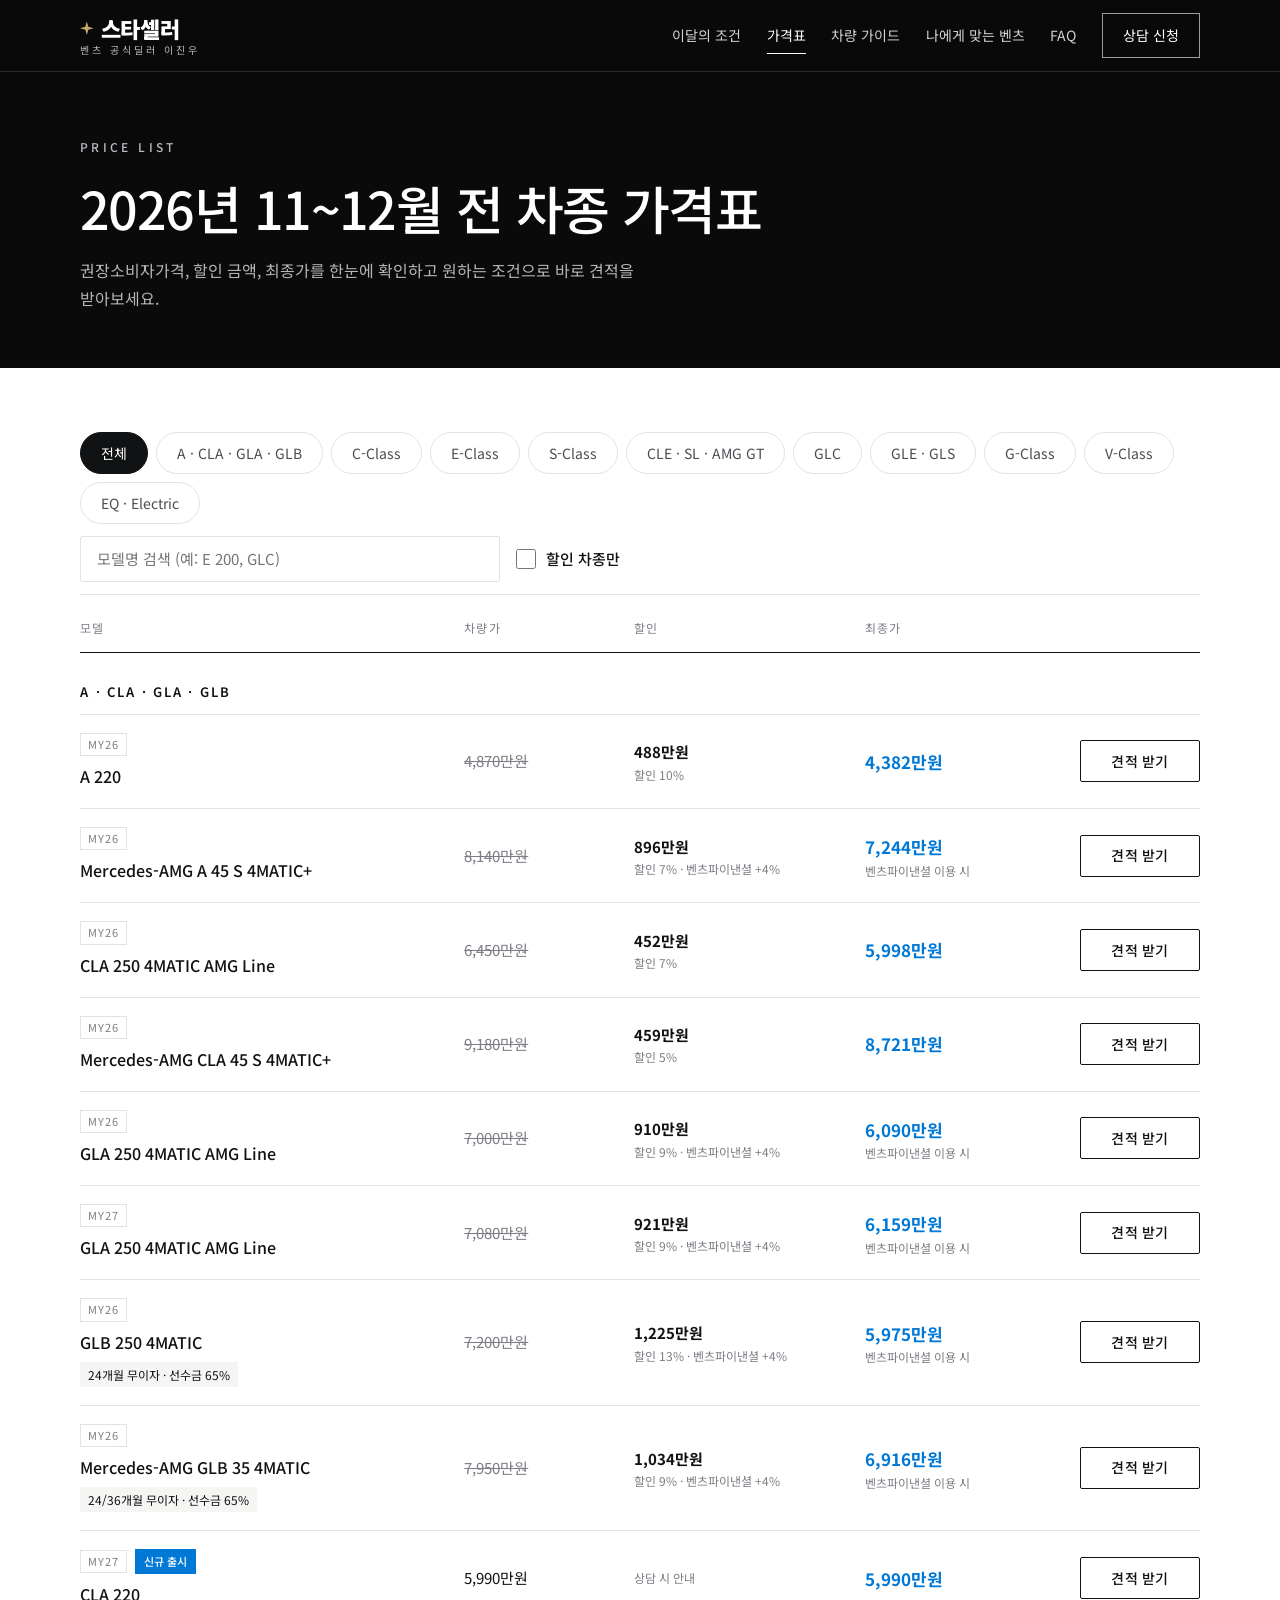
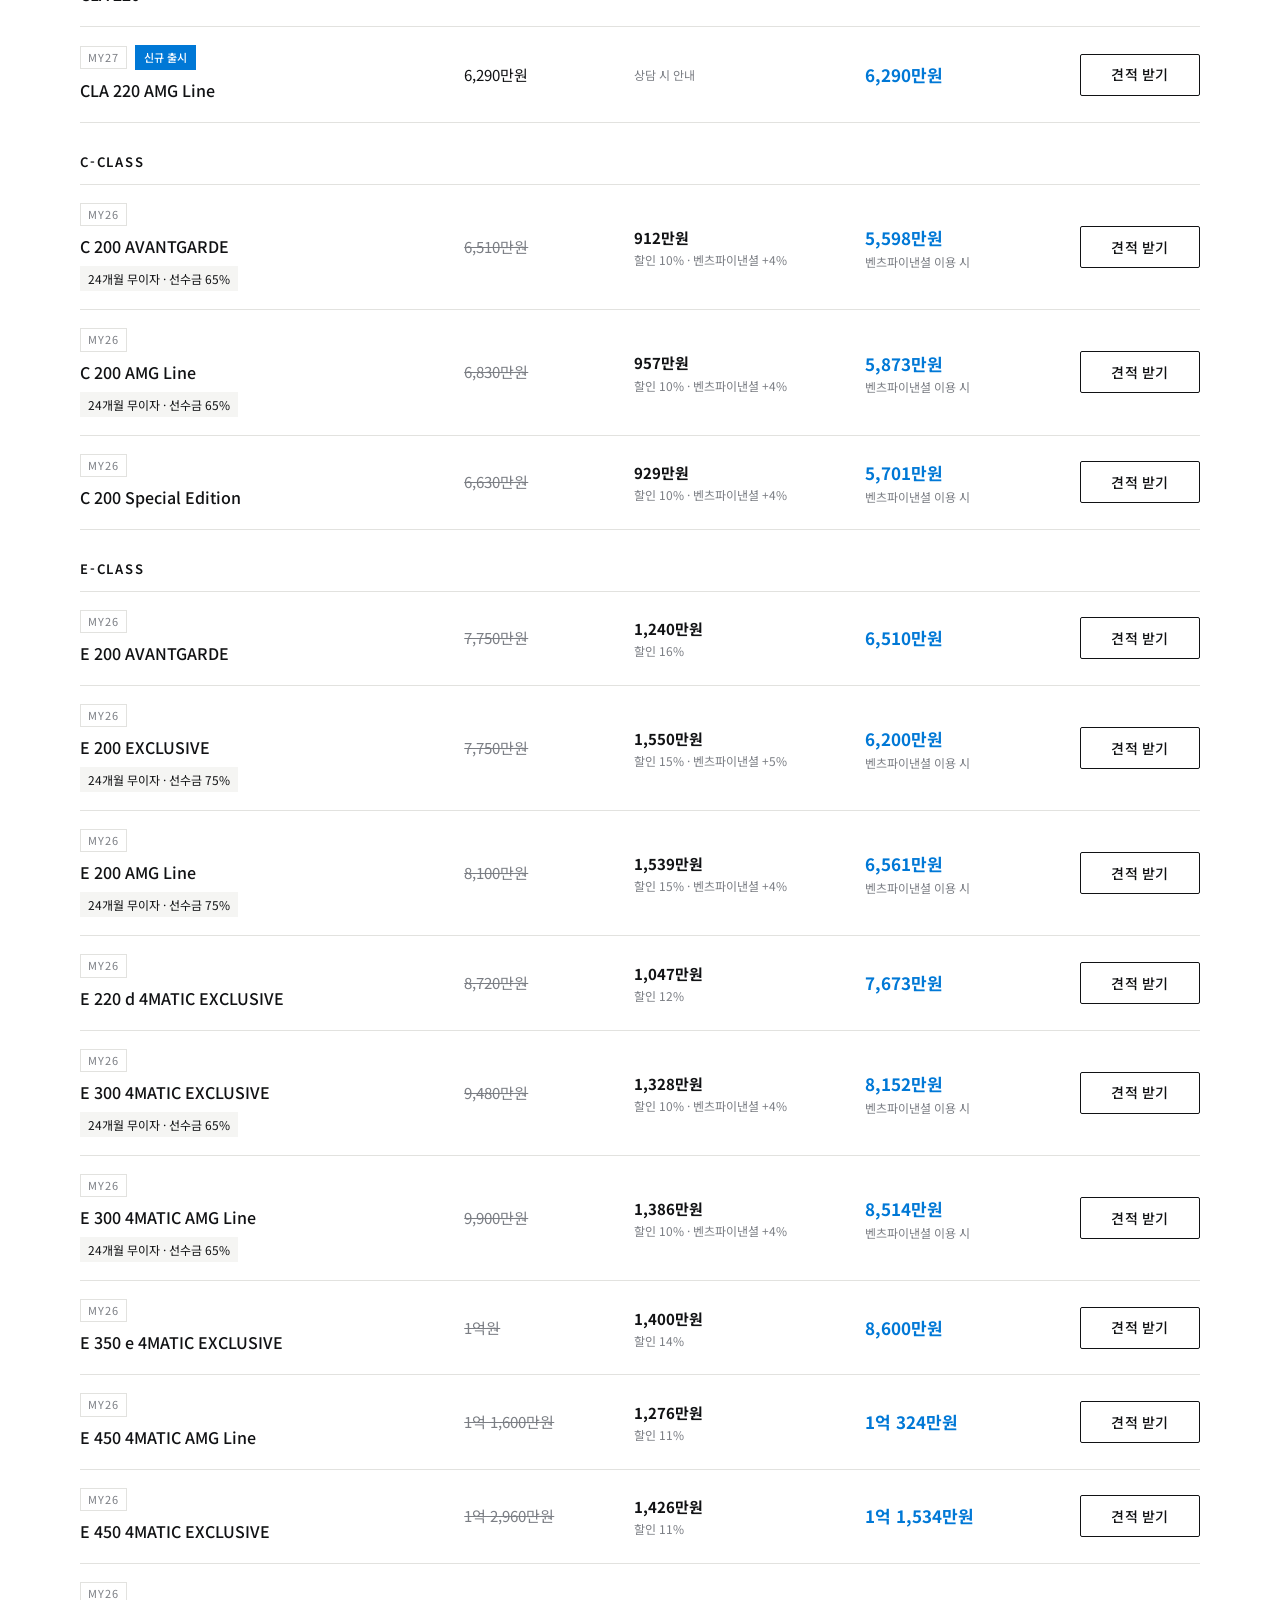
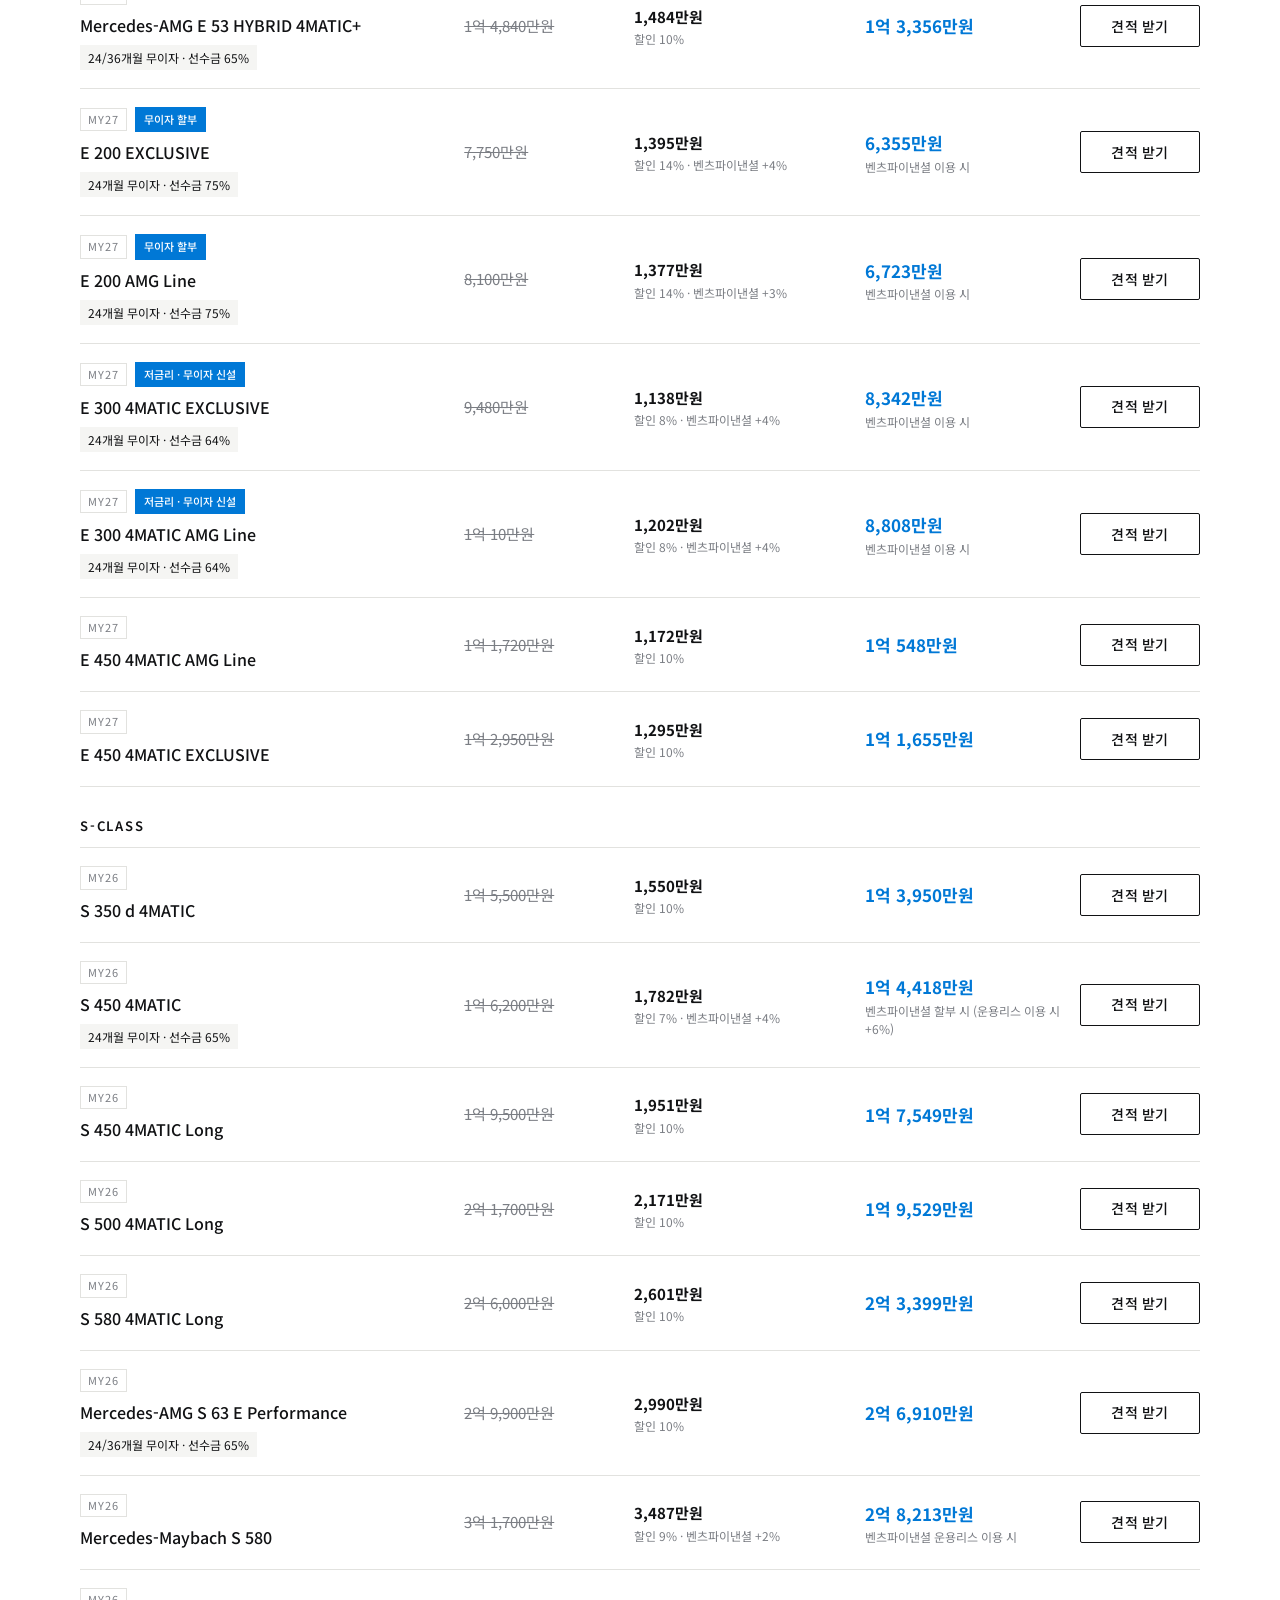
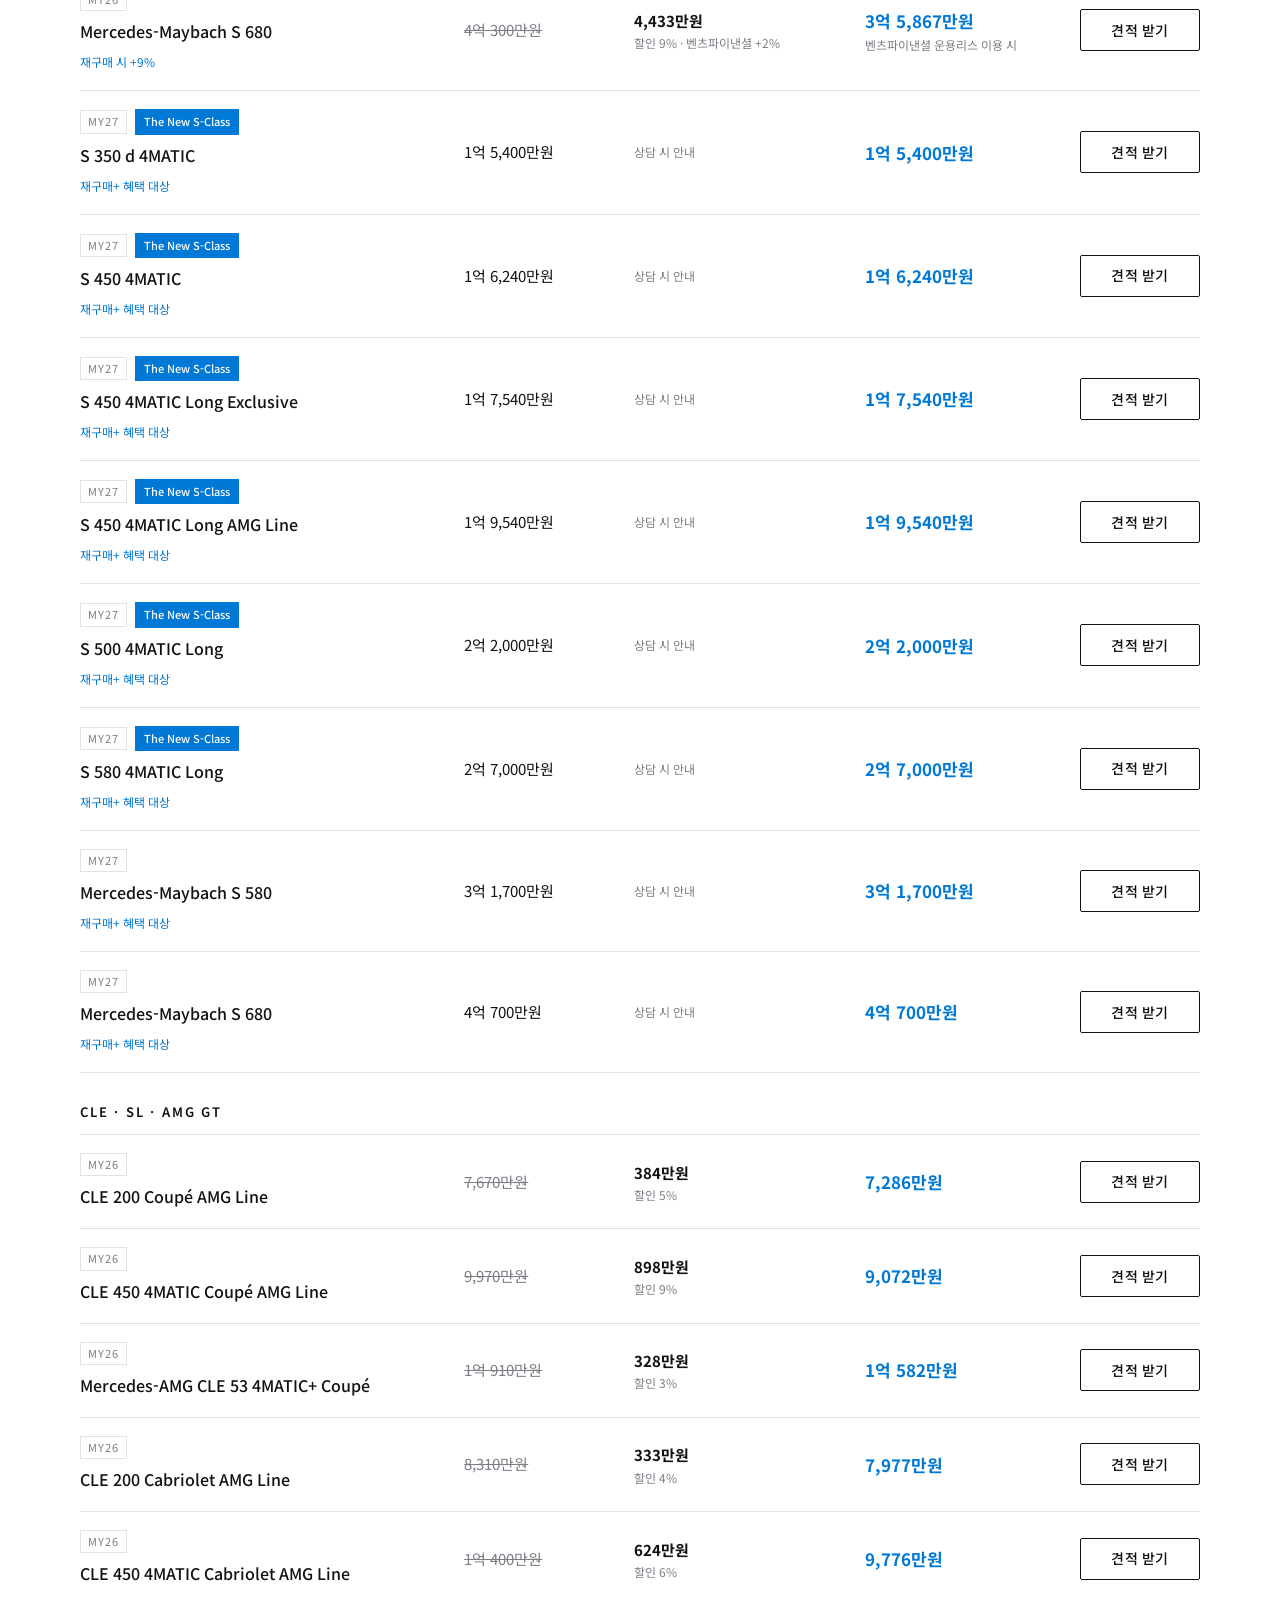
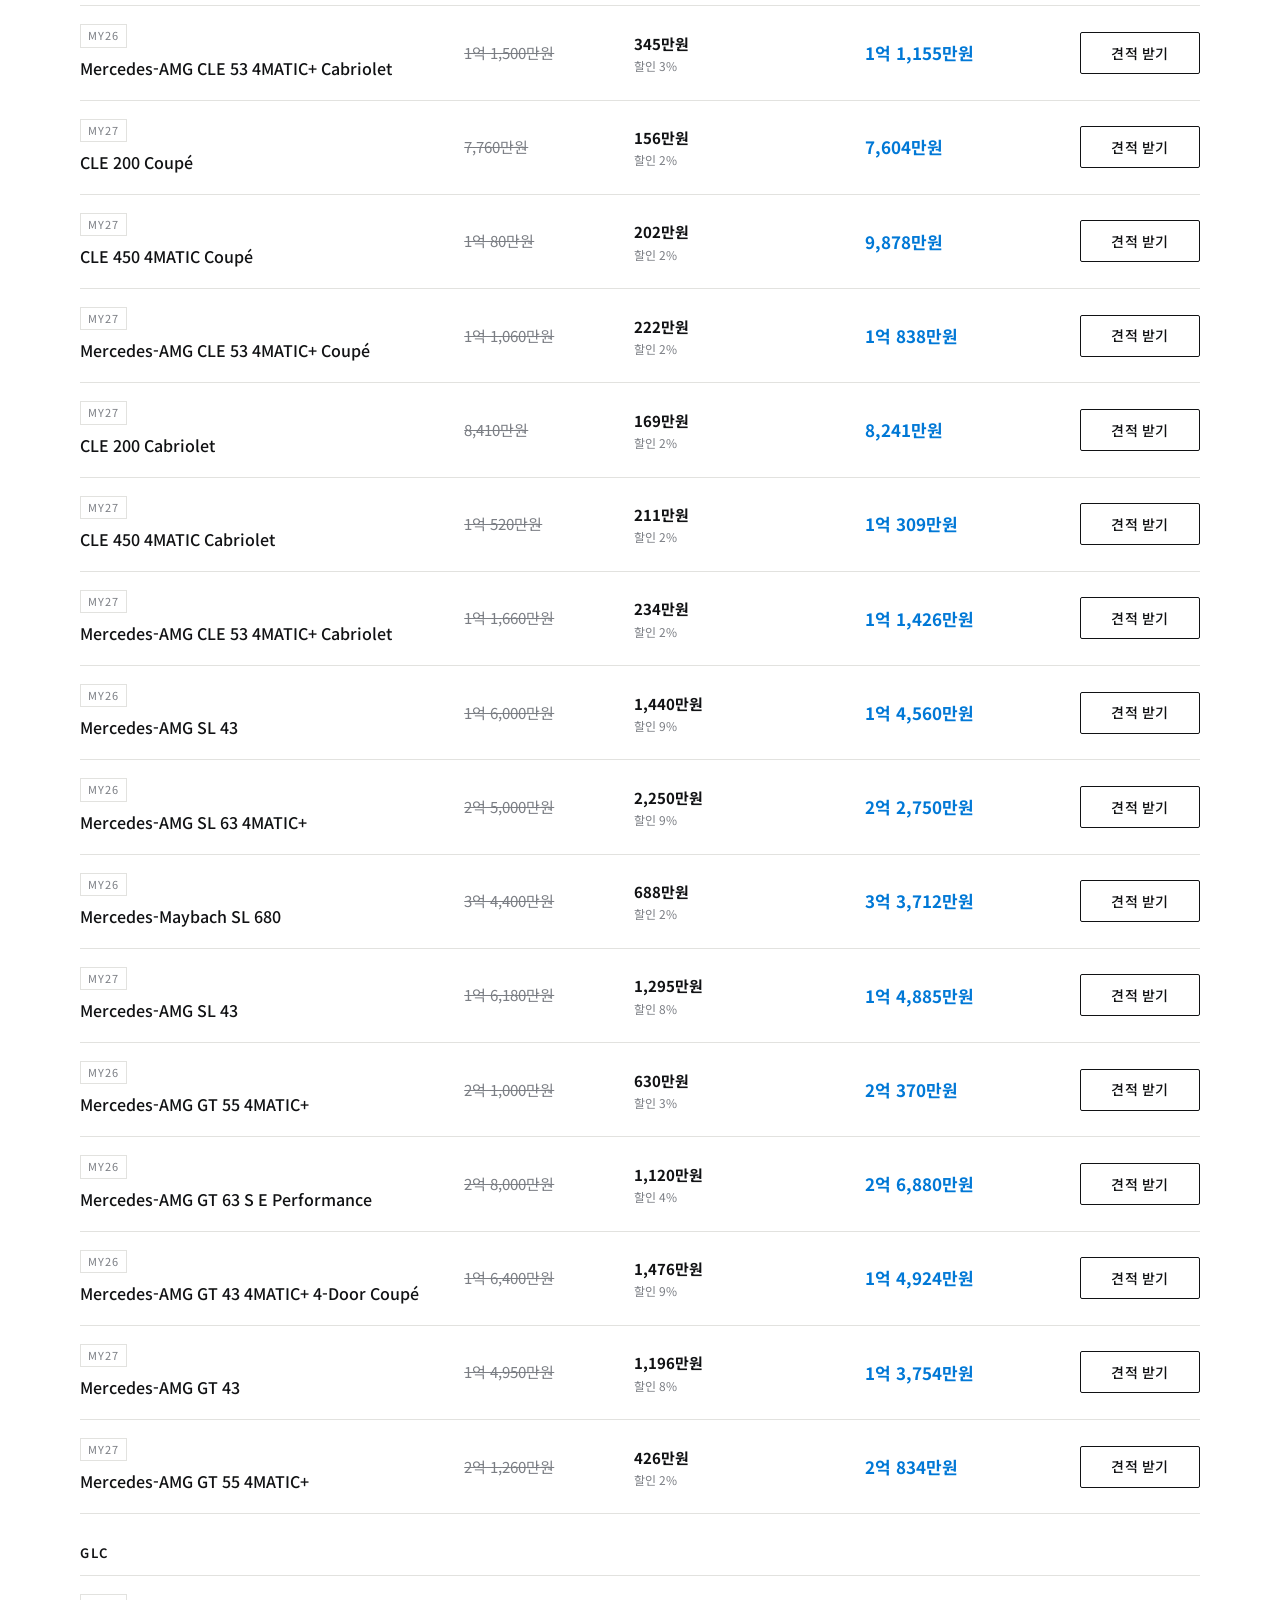
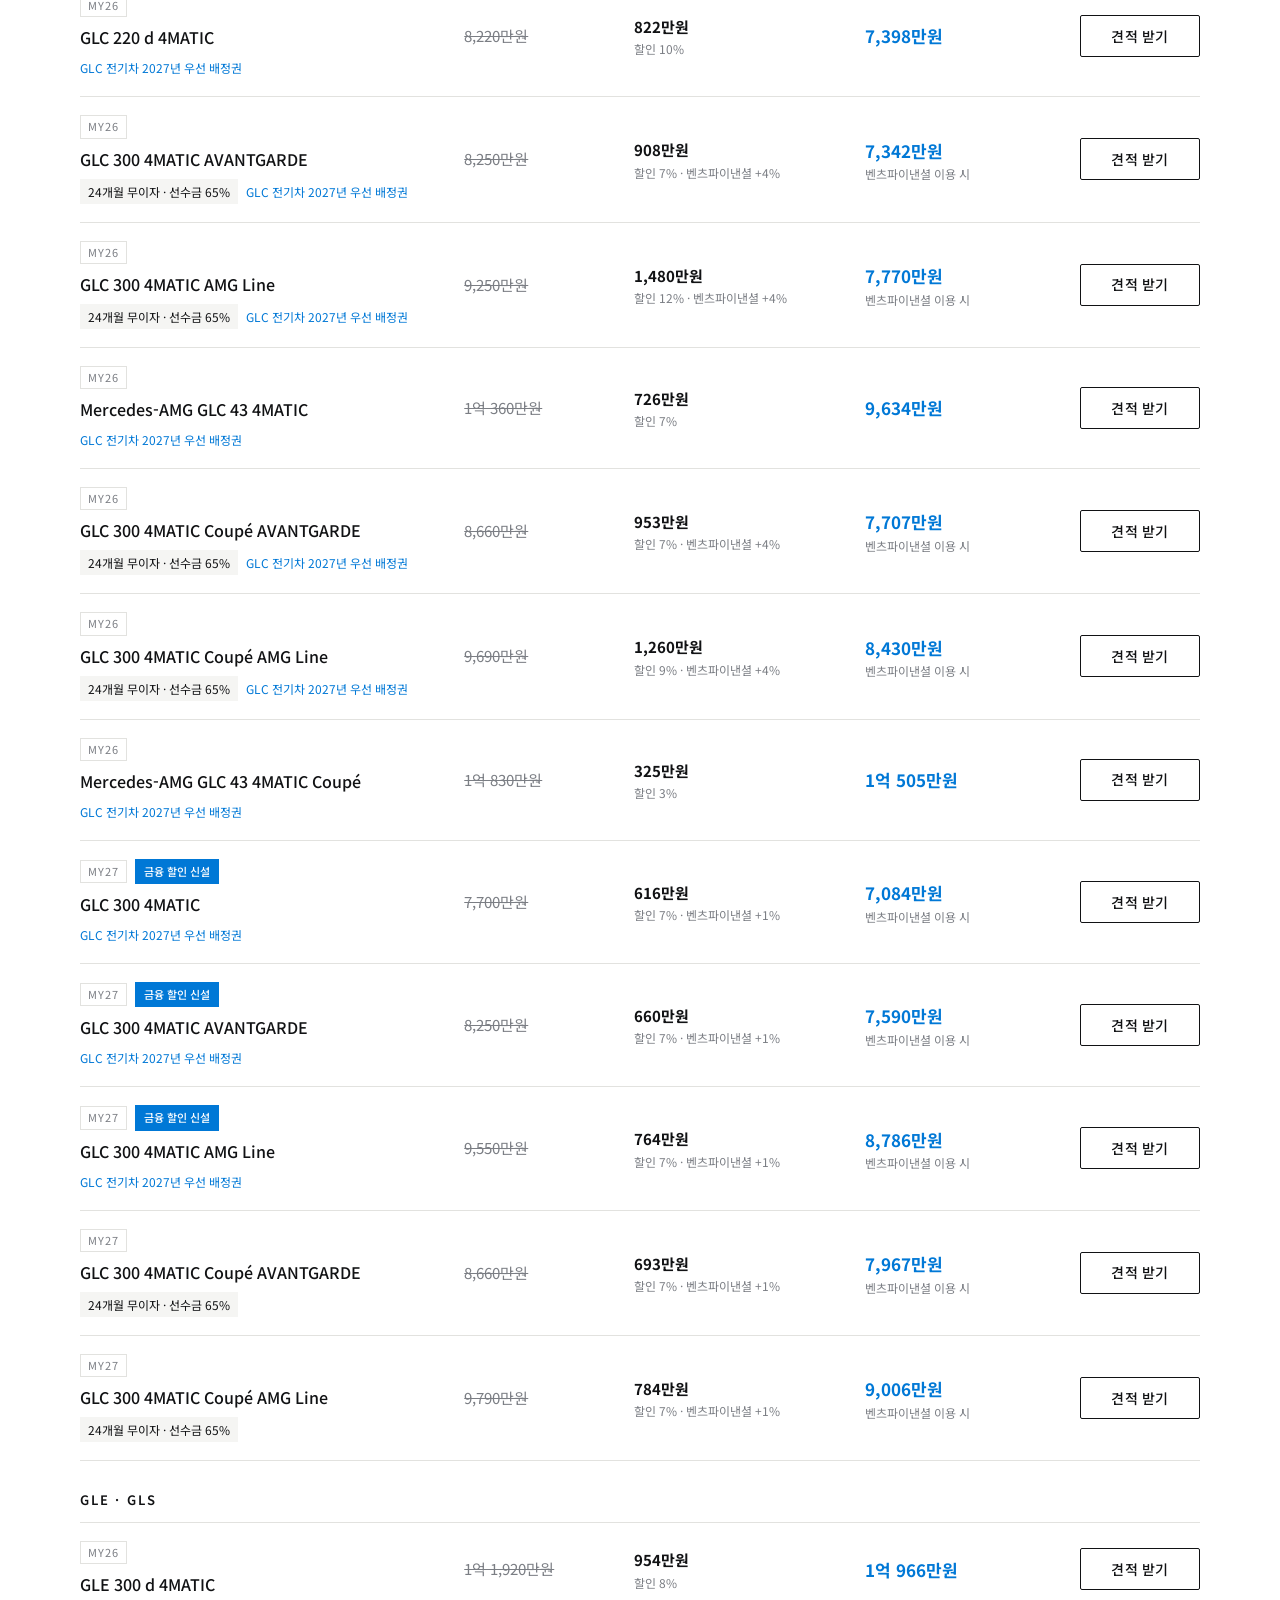
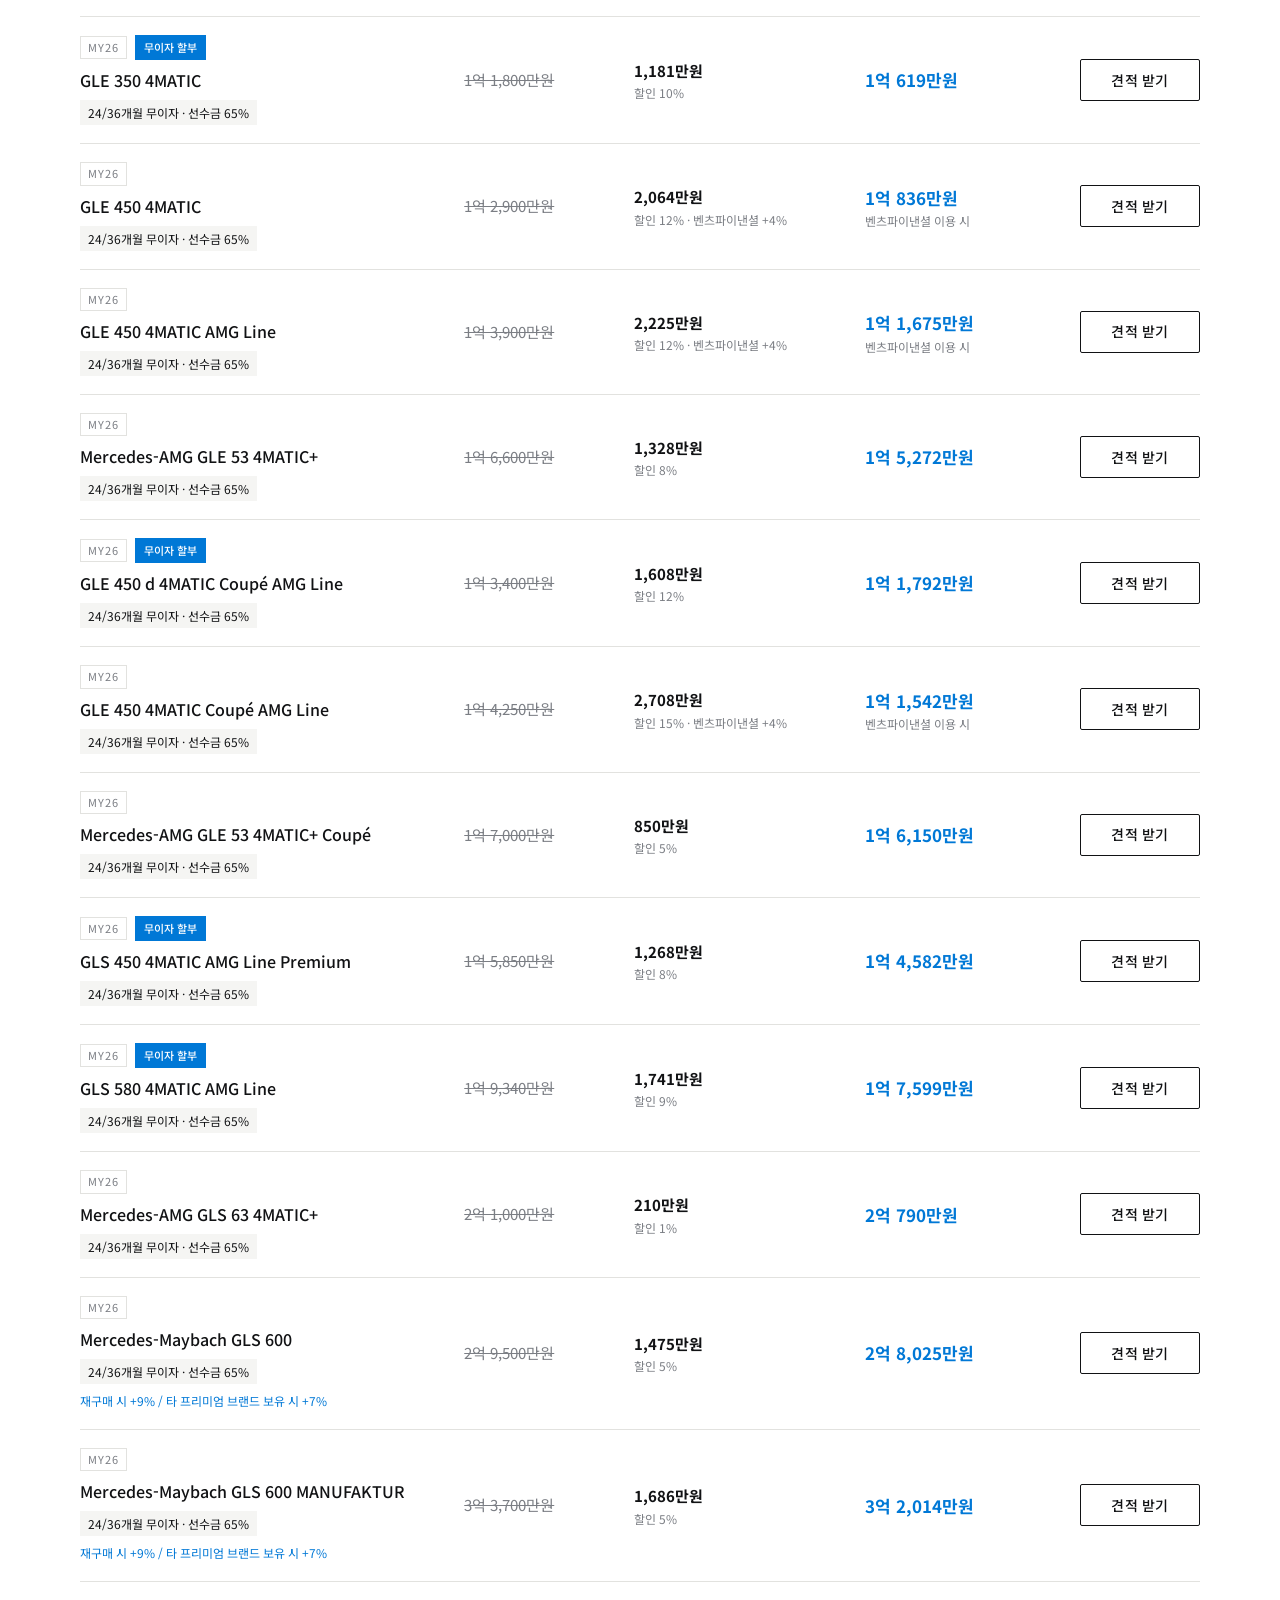
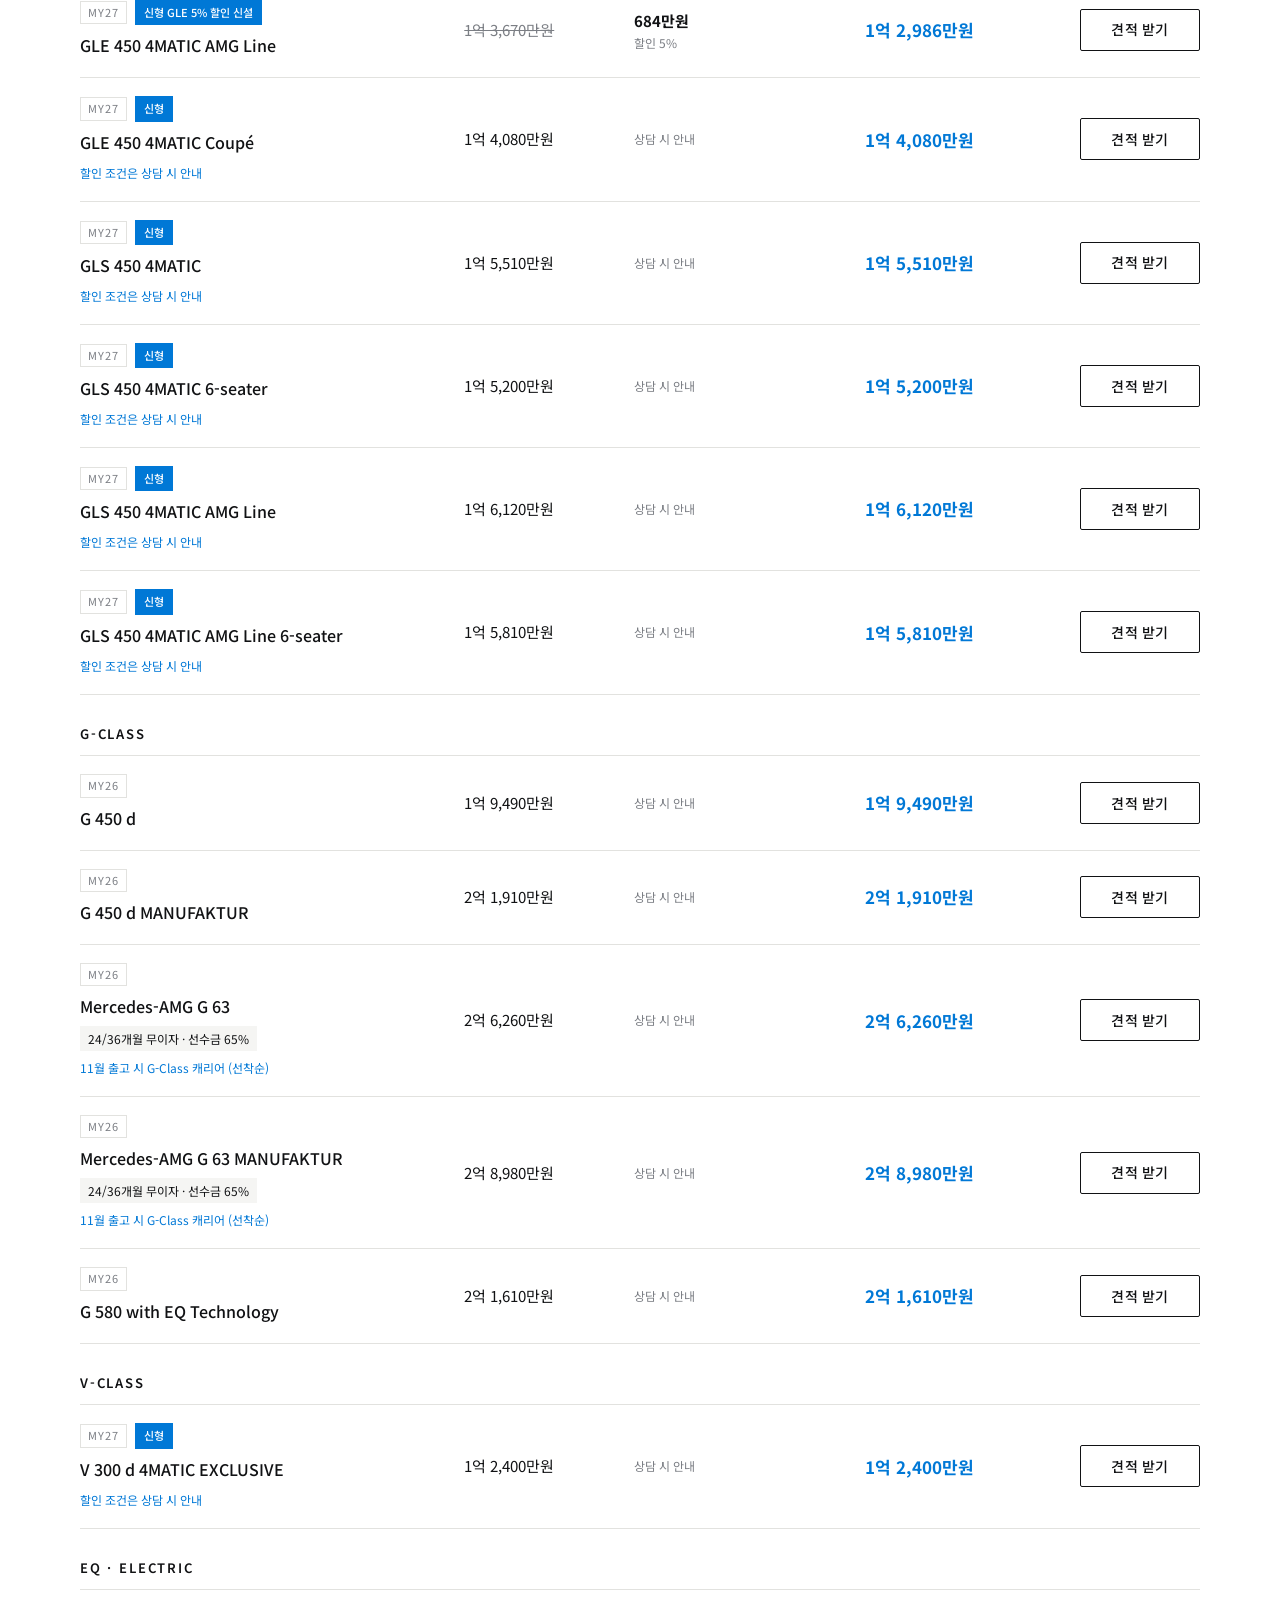
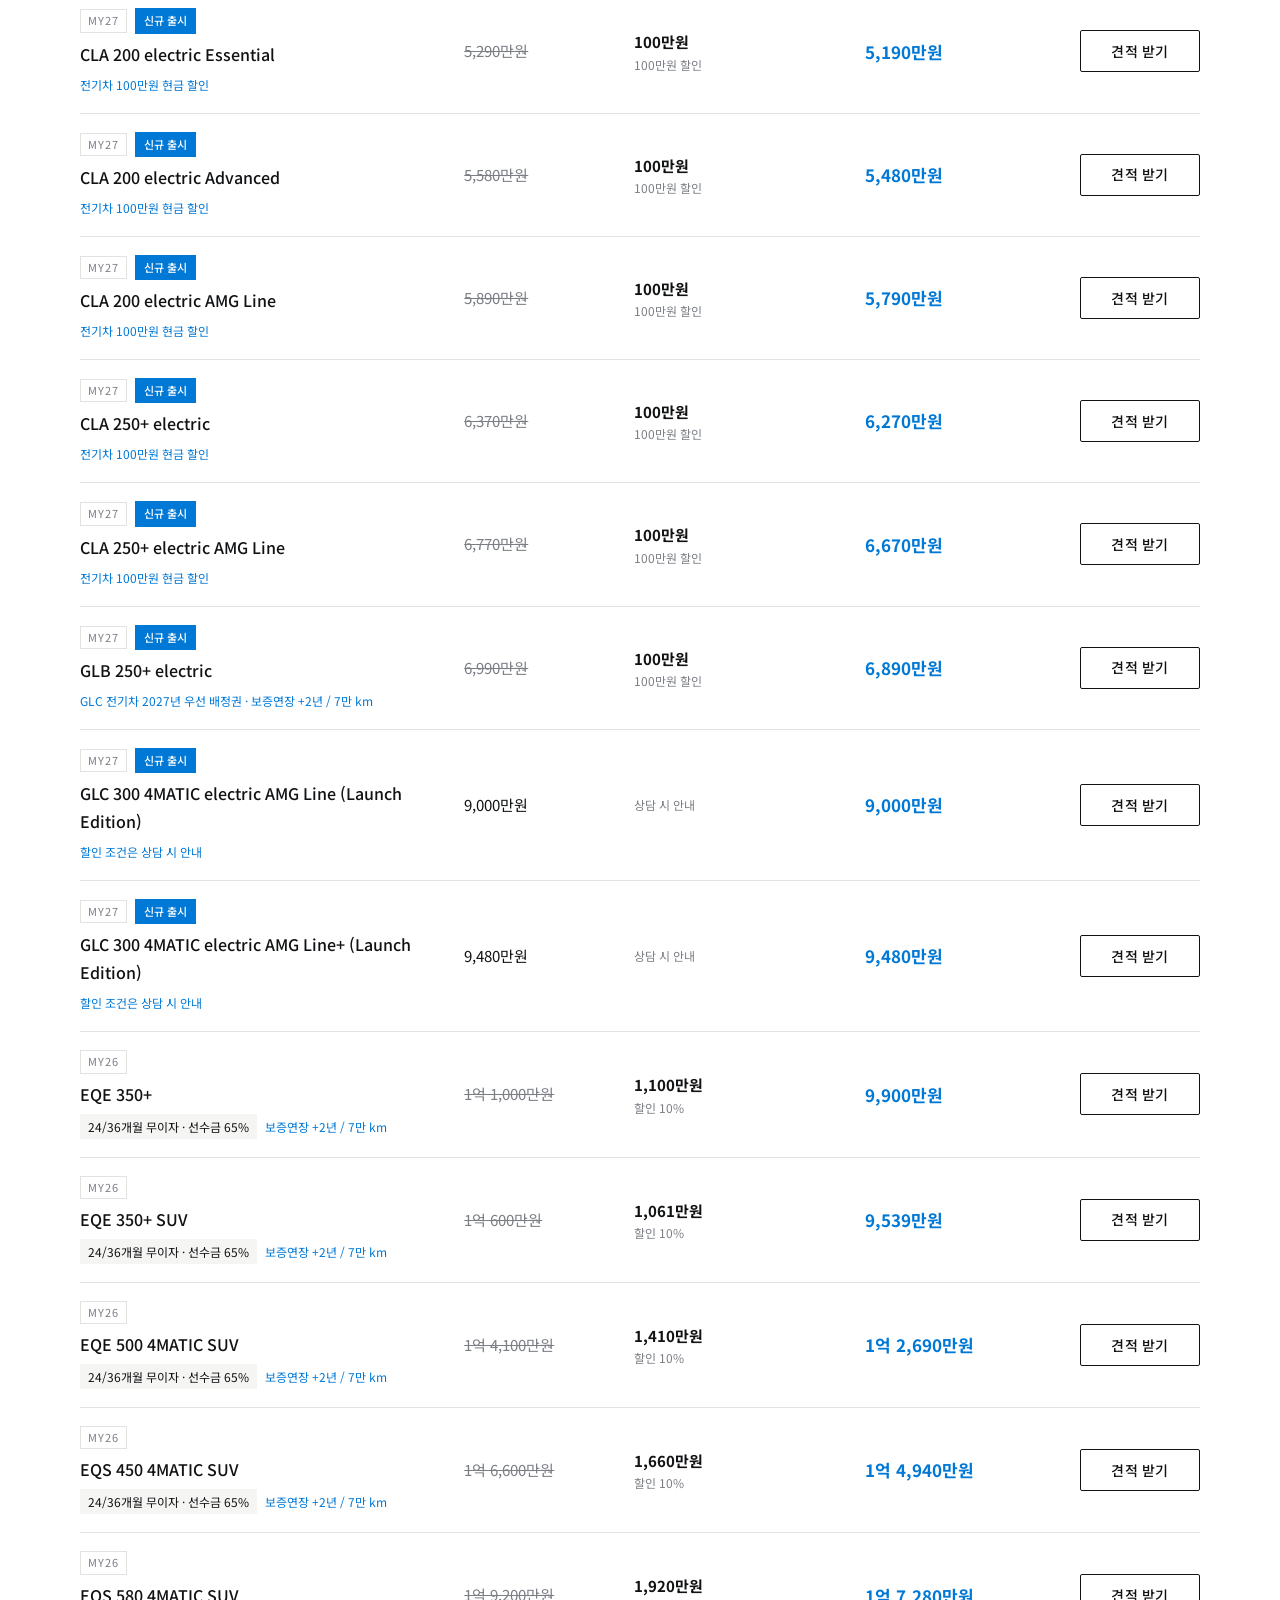
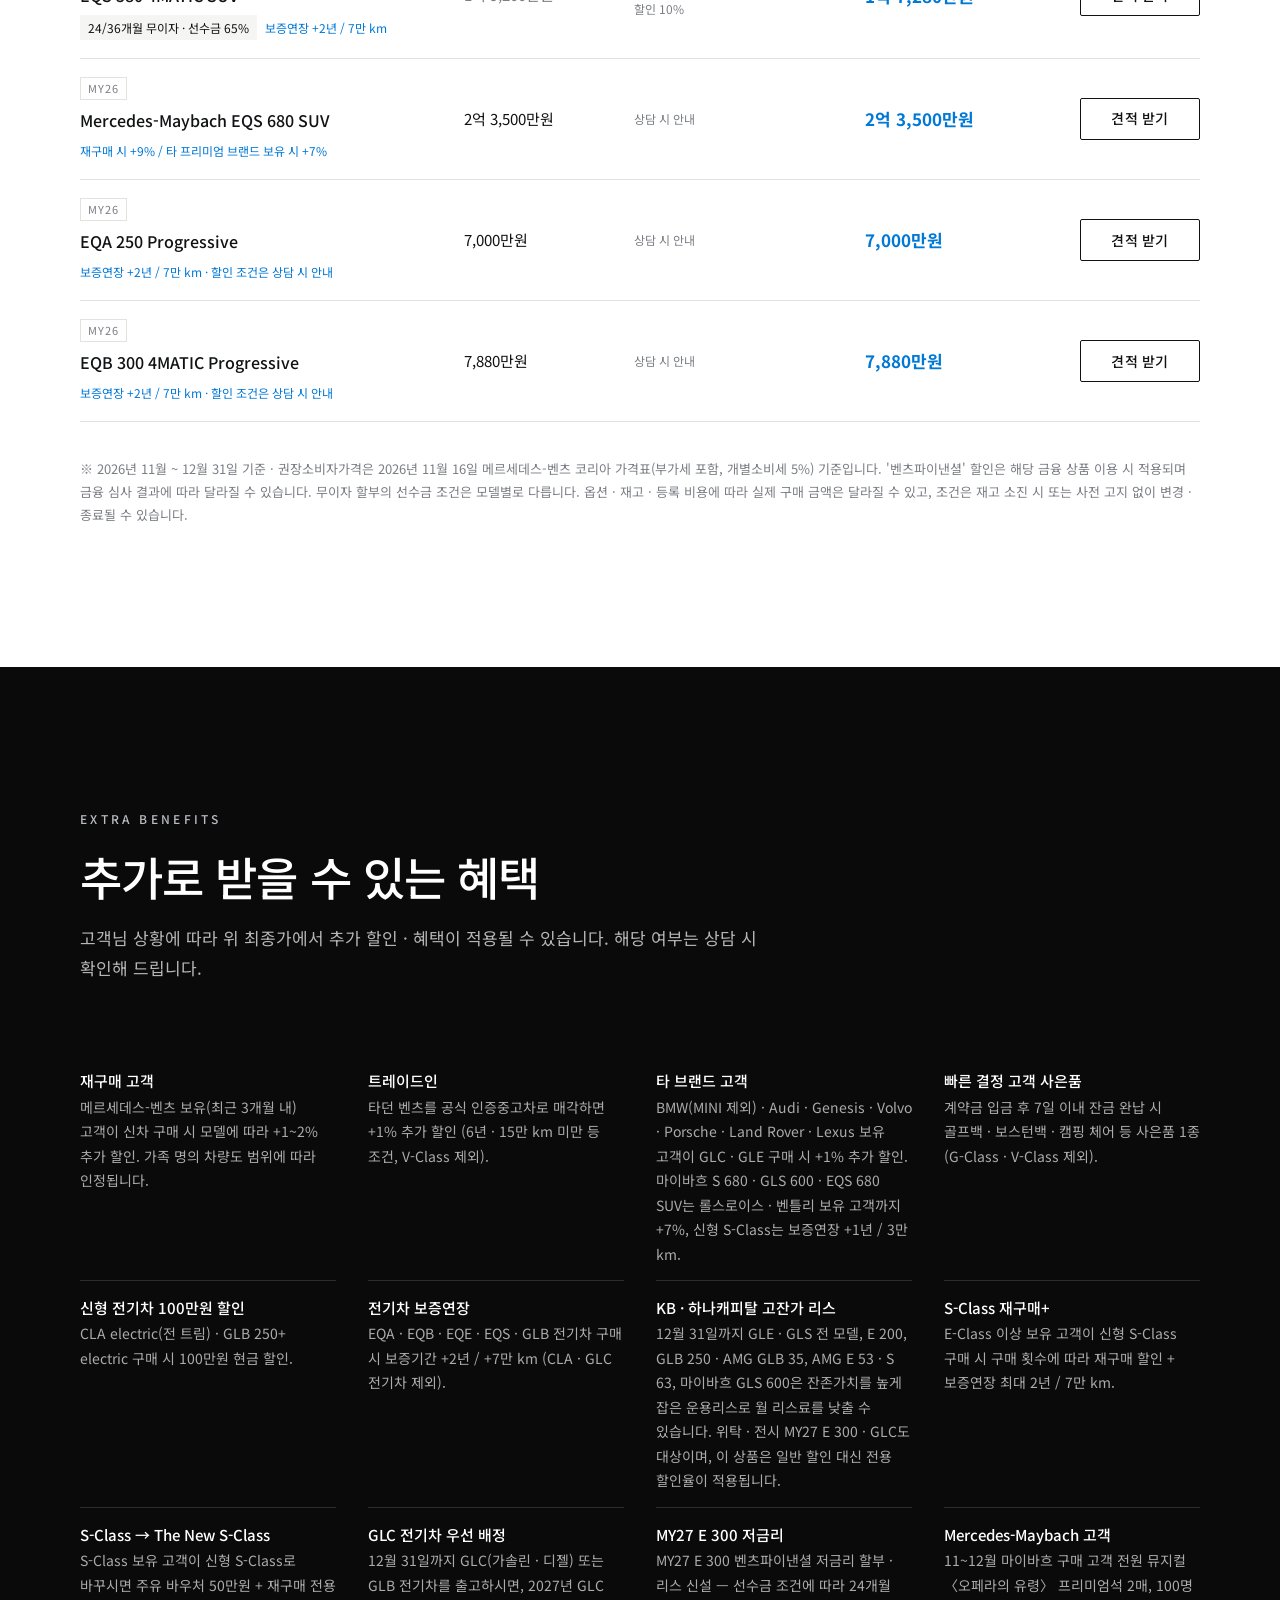
<file: price.html>
<!doctype html>
<html lang="ko">
<head>
  <meta charset="utf-8">
  <!-- Google 애널리틱스 (방문 통계) -->
  <script async src="https://www.googletagmanager.com/gtag/js?id=G-M9LG50KCFG"></script>
  <script>
    window.dataLayer = window.dataLayer || [];
    function gtag(){dataLayer.push(arguments);}
    gtag('js', new Date());
    gtag('config', 'G-M9LG50KCFG');
  </script>
  <meta name="viewport" content="width=device-width, initial-scale=1, viewport-fit=cover">
  <title>전 차종 가격표 · 이달의 할인 | 스타셀러 이진우</title>
  <meta name="description" content="메르세데스-벤츠 전 차종 권장소비자가격과 이달의 할인, 최종가. 원하는 조건으로 바로 견적 상담을 신청하세요.">
  <meta name="theme-color" content="#0a0a0b">
  <link rel="canonical" href="https://starseller.kr/price.html">
  <meta property="og:type" content="website">
  <meta property="og:title" content="메르세데스-벤츠 전 차종 가격표 · 이달의 할인">
  <meta property="og:description" content="권장소비자가격, 할인 금액, 최종가를 한눈에 확인하세요.">
  <meta property="og:url" content="https://starseller.kr/price.html">
  <meta property="og:image" content="https://starseller.kr/assets/og-image.png?v=20261117">
  <link rel="icon" href="assets/favicon.svg" type="image/svg+xml">
  <link rel="apple-touch-icon" href="assets/apple-touch-icon.png">
  <link rel="preconnect" href="https://fonts.googleapis.com">
  <link rel="preconnect" href="https://fonts.gstatic.com" crossorigin>
  <link href="https://fonts.googleapis.com/css2?family=Cormorant+Garamond:wght@400;500;600&family=Noto+Sans+KR:wght@300;400;500;700;900&display=swap" rel="stylesheet">
  <link rel="stylesheet" href="css/style.css?v=20261124a">
  <link rel="stylesheet" href="css/star.css?v=20261124a">
</head>
<body class="page-sub">
<a class="skip" href="#main">본문 바로가기</a>

<header class="header is-scrolled" id="header">
  <div class="container header__inner">
    <a href="./" class="logo" aria-label="스타셀러 홈으로">
      <span class="logo__name logo__name--star"><i class="spark" aria-hidden="true"></i>스타셀러</span>
      <span class="logo__line logo__line--ko">벤츠 공식딜러 이진우</span>
    </a>
    <nav class="nav" id="nav" aria-label="주요 메뉴">
      <a href="./#deals">이달의 조건</a>
      <a href="price.html" class="is-current">가격표</a>
      <a href="./#models">차량 가이드</a>
      <a href="./#finder">나에게 맞는 벤츠</a>
      <a href="./#faq">FAQ</a>
      <a href="./#contact" class="nav__cta">상담 신청</a>
    </nav>
    <button class="menu-btn" id="menuBtn" aria-label="메뉴 열기" aria-expanded="false" aria-controls="nav"><span></span><span></span></button>
  </div>
</header>

<main id="main">
  <section class="price-hero">
    <div class="container">
      <p class="eyebrow eyebrow--light">PRICE LIST</p>
      <h1 class="price-hero__title"><span id="phMonth">이달의</span> 전 차종 가격표</h1>
      <p class="price-hero__sub">권장소비자가격, 할인 금액, 최종가를 한눈에 확인하고 원하는 조건으로 바로 견적을 받아보세요.</p>
    </div>
  </section>

  <section class="section price">
    <div class="container">
      <div class="price-tools">
        <div class="filters" id="clsTabs" role="group" aria-label="차종 구분"></div>
        <div class="price-tools__row">
          <label class="search">
            <span class="sr-only">모델 검색</span>
            <input type="search" id="q" placeholder="모델명 검색 (예: E 200, GLC)" autocomplete="off">
          </label>
          <label class="check check--small"><input type="checkbox" id="onlyDeal"> <span>할인 차종만</span></label>
        </div>
      </div>

      <div class="ptable" role="table" aria-label="가격표">
        <div class="ptable__head" role="row">
          <span role="columnheader">모델</span>
          <span role="columnheader">차량가</span>
          <span role="columnheader">할인</span>
          <span role="columnheader">최종가</span>
          <span role="columnheader"><span class="sr-only">견적</span></span>
        </div>
        <div id="rows"></div>
      </div>
      <p class="ptable__empty" id="empty" hidden>조건에 맞는 차량이 없습니다.</p>

      <p class="note" id="priceNote"></p>
    </div>
  </section>

  <section class="section purchase">
    <div class="container">
      <div class="section__head">
        <p class="eyebrow eyebrow--light">EXTRA BENEFITS</p>
        <h2 class="section__title">추가로 받을 수 있는 혜택</h2>
        <p class="section__desc" style="color:rgba(255,255,255,.7)">고객님 상황에 따라 위 최종가에서 추가 할인 · 혜택이 적용될 수 있습니다. 해당 여부는 상담 시 확인해 드립니다.</p>
      </div>
      <ul class="promo__extras" id="extras"></ul>
      <div class="price-cta">
        <a href="./#contact" class="btn btn--light">상담 신청하기</a>
        <a data-kakao href="https://open.kakao.com/o/sWytrfVi" target="_blank" rel="noopener" class="btn btn--outline-light">카카오톡 상담</a>
      </div>
    </div>
  </section>
</main>

<footer class="footer">
  <div class="container footer__grid">
    <div>
      <p class="footer__name serif">STAR SELLER</p>
      <p class="footer__line">스타셀러 · 벤츠 공식딜러 이진우</p>
    </div>
    <div class="footer__links">
      <a data-tel href="tel:01063969342">전화 <span data-phone>010-6396-9342</span></a>
      <a data-kakao href="https://open.kakao.com/o/sWytrfVi" target="_blank" rel="noopener">카카오톡 상담</a>
      <a href="privacy.html">개인정보 처리방침</a>
    </div>
  </div>
  <div class="container footer__bottom">
    <p>본 사이트는 세일즈 컨설턴트 개인이 운영하는 상담 안내 페이지이며, 메르세데스-벤츠 코리아의 공식 홈페이지가 아닙니다. 가격과 구매 조건은 시기 및 계약 조건에 따라 달라질 수 있습니다.</p>
    <p>© 2026 Jinwoo Lee. All rights reserved.</p>
  </div>
</footer>

<nav class="quickbar" aria-label="빠른 상담">
  <a data-kakao href="https://open.kakao.com/o/sWytrfVi" target="_blank" rel="noopener" class="quickbar__kakao">카카오톡 상담</a>
  <a data-tel href="tel:01063969342">전화 상담</a>
  <a href="./#contact" class="quickbar__main">상담 신청</a>
</nav>

<script src="js/config.js?v=20261124a"></script>
<script src="js/pricing.js?v=20261124a"></script>
<script src="js/prices.js?v=20261124a"></script>
<script>
(function () {
  "use strict";
  var CFG = window.SITE_CONFIG || {}, PK = window.PriceKit, P = PK.data;
  var $ = function (s) { return document.querySelector(s); };
  var esc = function (s) { return String(s == null ? "" : s).replace(/[&<>"']/g, function (c) { return { "&": "&amp;", "<": "&lt;", ">": "&gt;", '"': "&quot;", "'": "&#39;" }[c]; }); };

  // 연락처
  if (CFG.phone) {
    document.querySelectorAll("[data-tel]").forEach(function (a) { a.href = "tel:" + CFG.phone.replace(/[^0-9+]/g, ""); });
    document.querySelectorAll("[data-phone]").forEach(function (s) { s.textContent = CFG.phone; });
  }
  if (CFG.kakao) document.querySelectorAll("[data-kakao]").forEach(function (a) { a.href = CFG.kakao; });

  // 모바일 메뉴
  var btn = $("#menuBtn"), nav = $("#nav"), header = $("#header");
  btn.addEventListener("click", function () {
    var open = btn.getAttribute("aria-expanded") !== "true";
    nav.classList.toggle("is-open", open); header.classList.toggle("menu-open", open);
    btn.setAttribute("aria-expanded", String(open)); document.body.style.overflow = open ? "hidden" : "";
  });

  $("#phMonth").textContent = P.month;
  document.title = P.month + " 전 차종 가격표 · 이달의 할인 | 스타셀러 이진우";
  $("#priceNote").textContent = "※ " + P.period + " 기준 · 권장소비자가격은 " + P.priceListDate +
    " 메르세데스-벤츠 코리아 가격표(부가세 포함, 개별소비세 5%) 기준입니다. '벤츠파이낸셜' 할인은 해당 금융 상품 이용 시 적용되며 금융 심사 결과에 따라 달라질 수 있습니다. 무이자 할부의 선수금 조건은 모델별로 다릅니다. 옵션 · 재고 · 등록 비용에 따라 실제 구매 금액은 달라질 수 있고, 조건은 재고 소진 시 또는 사전 고지 없이 변경 · 종료될 수 있습니다.";
  $("#extras").innerHTML = (P.extras || []).filter(function (x) { return !x.until || Date.now() <= new Date(x.until + "T23:59:59+09:00").getTime(); }).map(function (x) {
    return "<li><b>" + esc(x.title) + "</b><span>" + esc(x.desc) + "</span></li>";
  }).join("");

  var all = PK.all();
  var state = { cls: "all", q: "", onlyDeal: false };

  var tabs = ["all"].concat(P.CLASSES);
  $("#clsTabs").innerHTML = tabs.map(function (c, i) {
    return '<button type="button" class="filter' + (i ? "" : " is-active") + '" data-cls="' + esc(c) + '" aria-pressed="' + (i ? "false" : "true") + '">' + (c === "all" ? "전체" : esc(c)) + "</button>";
  }).join("");
  $("#clsTabs").addEventListener("click", function (e) {
    var b = e.target.closest("[data-cls]"); if (!b) return;
    document.querySelectorAll("#clsTabs .filter").forEach(function (x) { var on = x === b; x.classList.toggle("is-active", on); x.setAttribute("aria-pressed", String(on)); });
    state.cls = b.getAttribute("data-cls"); render();
  });
  $("#q").addEventListener("input", function (e) { state.q = e.target.value.trim().toLowerCase().replace(/\s+/g, ""); render(); });
  $("#onlyDeal").addEventListener("change", function (e) { state.onlyDeal = e.target.checked; render(); });

  function row(c) {
    var it = c.item;
    var href = "./?quote=" + encodeURIComponent(c.key) + "#contact";
    return '<div class="prow" role="row">' +
      '<div class="prow__model" role="cell"><span class="prow__my">' + esc(it.my) + "</span>" +
      (it.badge ? '<span class="deal__badge">' + esc(it.badge) + "</span>" : "") +
      '<b>' + esc(it.name) + "</b>" +
      (it.free ? '<span class="prow__tag">' + esc(it.free) + (PriceKit.down(it) ? " · 선수금 " + PriceKit.down(it) + "%" : "") + "</span>" : "") +
      (it.note ? '<span class="prow__note">' + esc(it.note) + "</span>" : "") + "</div>" +
      (c.priceTBD
        ? '<div class="prow__msrp" role="cell"><em>차량가</em><small>상담 시 안내</small></div>' +
          '<div class="prow__off" role="cell"><em>할인</em><b>' + esc(PK.rateText(it)) + "</b></div>" +
          '<div class="prow__final" role="cell"><em>최종가</em><small>상담 시 안내</small></div>'
        : '<div class="prow__msrp" role="cell"><em>차량가</em>' + (c.hasDiscount ? "<s>" + PK.won(c.msrp) + "</s>" : PK.won(c.msrp)) + "</div>" +
          '<div class="prow__off" role="cell"><em>할인</em>' + (c.hasDiscount ? "<b>" + PK.won(c.discount) + "</b><small>" + esc(PK.rateText(it)) + "</small>" : '<small>상담 시 안내</small>') + "</div>" +
          '<div class="prow__final" role="cell"><em>최종가</em>' + (c.hasDiscount ? "<b>" + PK.won(c.final) + "</b>" + (it.mbf ? "<small>" + esc(it.mbfNote || "벤츠파이낸셜 이용 시") + "</small>" : "") : "<b>" + PK.won(c.msrp) + "</b>") + "</div>") +
      '<div class="prow__cta" role="cell"><a class="btn btn--outline" href="' + href + '">견적 받기</a></div>' +
      "</div>";
  }

  function render() {
    var list = all.filter(function (c) {
      var it = c.item;
      if (state.cls !== "all" && it.cls !== state.cls) return false;
      if (state.onlyDeal && !c.hasDiscount && !(c.priceTBD && c.item.cash)) return false;
      if (state.q && (it.name + it.my).toLowerCase().replace(/\s+/g, "").indexOf(state.q) === -1) return false;
      return true;
    });
    var html = "", last = null;
    list.forEach(function (c) {
      if (c.item.cls !== last) { html += '<h2 class="ptable__group">' + esc(c.item.cls) + "</h2>"; last = c.item.cls; }
      html += row(c);
    });
    $("#rows").innerHTML = html;
    $("#empty").hidden = list.length > 0;
  }
  render();
})();
</script>
</body>
</html>
</file>
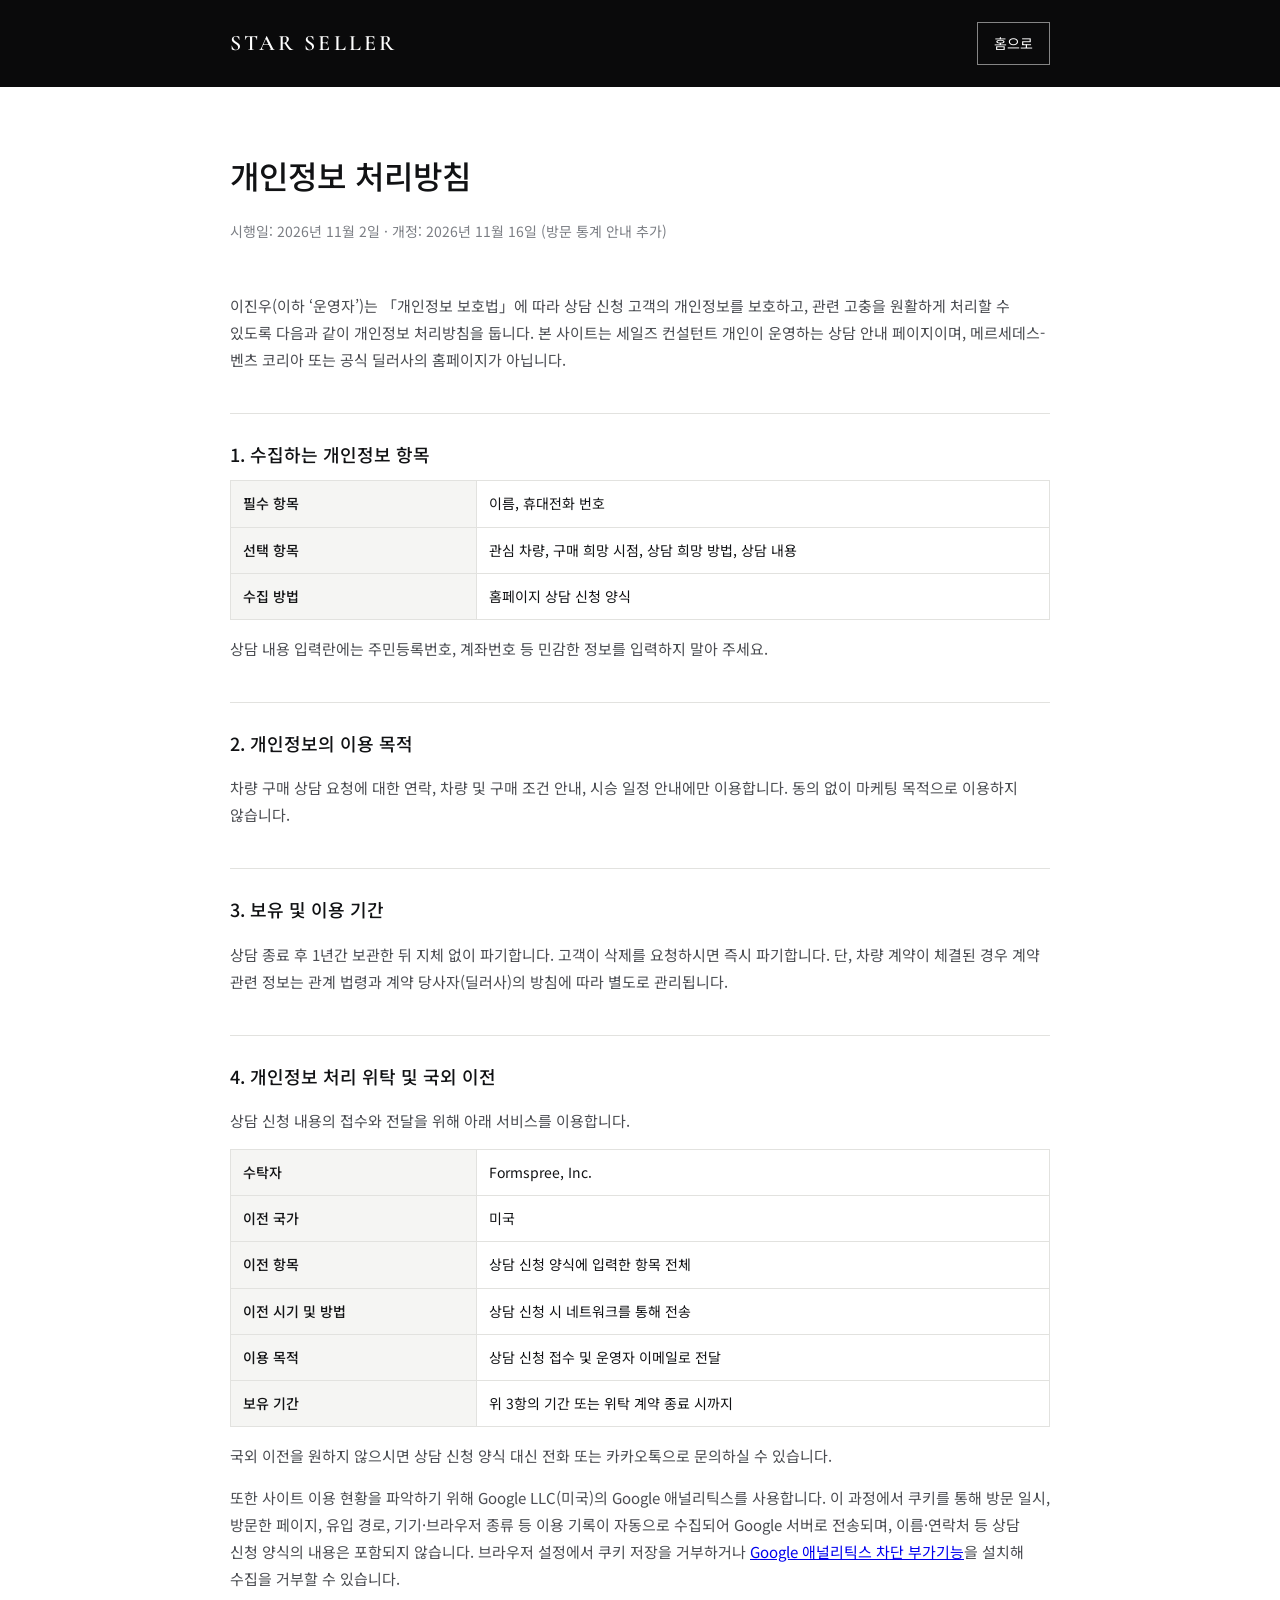
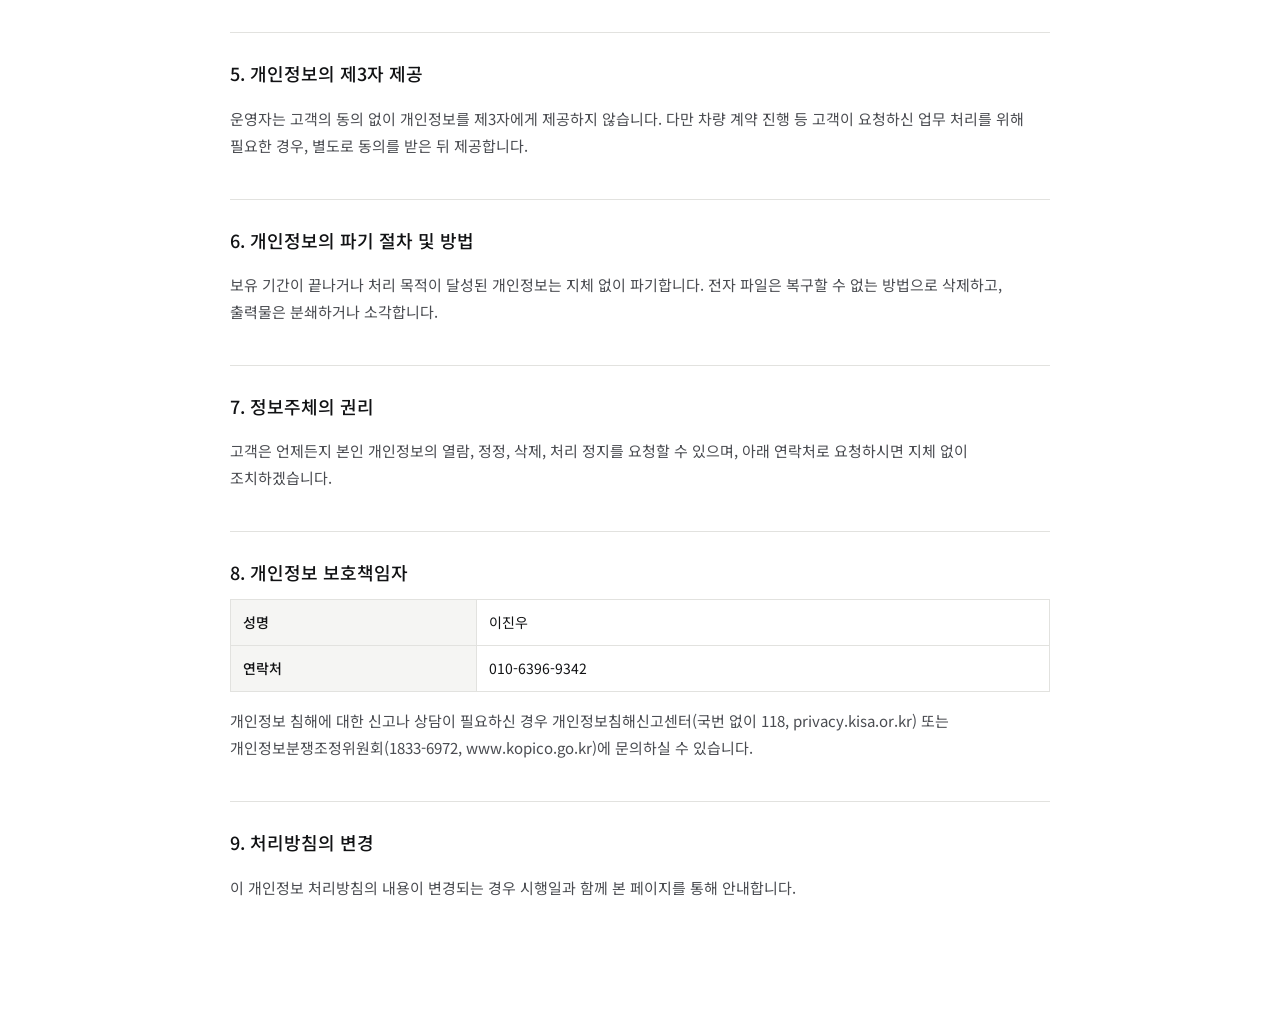
<file: privacy.html>
<!doctype html>
<html lang="ko">
<head>
  <meta charset="utf-8">
  <!-- Google 애널리틱스 (방문 통계) -->
  <script async src="https://www.googletagmanager.com/gtag/js?id=G-M9LG50KCFG"></script>
  <script>
    window.dataLayer = window.dataLayer || [];
    function gtag(){dataLayer.push(arguments);}
    gtag('js', new Date());
    gtag('config', 'G-M9LG50KCFG');
  </script>
  <meta name="viewport" content="width=device-width, initial-scale=1">
  <title>개인정보 처리방침 | 스타셀러 이진우</title>
  <meta name="robots" content="noindex">
  <link rel="icon" href="assets/favicon.svg" type="image/svg+xml">
  <link rel="preconnect" href="https://fonts.googleapis.com">
  <link rel="preconnect" href="https://fonts.gstatic.com" crossorigin>
  <link href="https://fonts.googleapis.com/css2?family=Cormorant+Garamond:wght@500;600&family=Noto+Sans+KR:wght@400;500&display=swap" rel="stylesheet">
  <style>
    body { margin: 0; font-family: "Noto Sans KR", sans-serif; color: #111214; background: #fff; line-height: 1.8; word-break: keep-all; -webkit-font-smoothing: antialiased; }
    header { background: #0a0a0b; color: #fff; }
    header .in { max-width: 820px; margin: 0 auto; padding: 22px 20px; display: flex; justify-content: space-between; align-items: center; gap: 16px; }
    header a { color: #fff; text-decoration: none; }
    .logo { font-family: "Cormorant Garamond", serif; font-size: 22px; letter-spacing: .14em; font-weight: 600; }
    .back { font-size: 14px; border: 1px solid rgba(255,255,255,.5); padding: 8px 16px; }
    main { max-width: 820px; margin: 0 auto; padding: 60px 20px 100px; }
    h1 { font-size: 32px; font-weight: 500; margin: 0 0 12px; }
    .meta { color: #7b7e84; font-size: 14px; margin-bottom: 48px; }
    h2 { font-size: 18px; font-weight: 500; margin: 40px 0 10px; padding-top: 24px; border-top: 1px solid #e2e2df; }
    p, li { color: #4a4c51; font-size: 15px; }
    ul { padding-left: 20px; }
    table { width: 100%; border-collapse: collapse; font-size: 14px; margin-top: 8px; }
    th, td { border: 1px solid #e2e2df; padding: 10px 12px; text-align: left; vertical-align: top; }
    th { background: #f5f5f3; font-weight: 500; width: 30%; }
  </style>
</head>
<body>
<header>
  <div class="in">
    <a href="./" class="logo">STAR SELLER</a>
    <a href="./" class="back">홈으로</a>
  </div>
</header>
<main>
  <h1>개인정보 처리방침</h1>
  <p class="meta">시행일: 2026년 11월 2일 · 개정: 2026년 11월 16일 (방문 통계 안내 추가)</p>

  <!-- ※ 관리자 안내: 실제 운영 방식(보관 기간, 이용 서비스 등)이 바뀌면 이 문서도 함께 수정하세요. -->

  <p>이진우(이하 ‘운영자’)는 「개인정보 보호법」에 따라 상담 신청 고객의 개인정보를 보호하고, 관련 고충을 원활하게 처리할 수 있도록 다음과 같이 개인정보 처리방침을 둡니다. 본 사이트는 세일즈 컨설턴트 개인이 운영하는 상담 안내 페이지이며, 메르세데스-벤츠 코리아 또는 공식 딜러사의 홈페이지가 아닙니다.</p>

  <h2>1. 수집하는 개인정보 항목</h2>
  <table>
    <tr><th>필수 항목</th><td>이름, 휴대전화 번호</td></tr>
    <tr><th>선택 항목</th><td>관심 차량, 구매 희망 시점, 상담 희망 방법, 상담 내용</td></tr>
    <tr><th>수집 방법</th><td>홈페이지 상담 신청 양식</td></tr>
  </table>
  <p>상담 내용 입력란에는 주민등록번호, 계좌번호 등 민감한 정보를 입력하지 말아 주세요.</p>

  <h2>2. 개인정보의 이용 목적</h2>
  <p>차량 구매 상담 요청에 대한 연락, 차량 및 구매 조건 안내, 시승 일정 안내에만 이용합니다. 동의 없이 마케팅 목적으로 이용하지 않습니다.</p>

  <h2>3. 보유 및 이용 기간</h2>
  <p>상담 종료 후 1년간 보관한 뒤 지체 없이 파기합니다. 고객이 삭제를 요청하시면 즉시 파기합니다. 단, 차량 계약이 체결된 경우 계약 관련 정보는 관계 법령과 계약 당사자(딜러사)의 방침에 따라 별도로 관리됩니다.</p>

  <h2>4. 개인정보 처리 위탁 및 국외 이전</h2>
  <p>상담 신청 내용의 접수와 전달을 위해 아래 서비스를 이용합니다.</p>
  <table>
    <tr><th>수탁자</th><td>Formspree, Inc.</td></tr>
    <tr><th>이전 국가</th><td>미국</td></tr>
    <tr><th>이전 항목</th><td>상담 신청 양식에 입력한 항목 전체</td></tr>
    <tr><th>이전 시기 및 방법</th><td>상담 신청 시 네트워크를 통해 전송</td></tr>
    <tr><th>이용 목적</th><td>상담 신청 접수 및 운영자 이메일로 전달</td></tr>
    <tr><th>보유 기간</th><td>위 3항의 기간 또는 위탁 계약 종료 시까지</td></tr>
  </table>
  <p>국외 이전을 원하지 않으시면 상담 신청 양식 대신 전화 또는 카카오톡으로 문의하실 수 있습니다.</p>
  <p>또한 사이트 이용 현황을 파악하기 위해 Google LLC(미국)의 Google 애널리틱스를 사용합니다. 이 과정에서 쿠키를 통해 방문 일시, 방문한 페이지, 유입 경로, 기기·브라우저 종류 등 이용 기록이 자동으로 수집되어 Google 서버로 전송되며, 이름·연락처 등 상담 신청 양식의 내용은 포함되지 않습니다. 브라우저 설정에서 쿠키 저장을 거부하거나 <a href="https://tools.google.com/dlpage/gaoptout?hl=ko" target="_blank" rel="noopener">Google 애널리틱스 차단 부가기능</a>을 설치해 수집을 거부할 수 있습니다.</p>

  <h2>5. 개인정보의 제3자 제공</h2>
  <p>운영자는 고객의 동의 없이 개인정보를 제3자에게 제공하지 않습니다. 다만 차량 계약 진행 등 고객이 요청하신 업무 처리를 위해 필요한 경우, 별도로 동의를 받은 뒤 제공합니다.</p>

  <h2>6. 개인정보의 파기 절차 및 방법</h2>
  <p>보유 기간이 끝나거나 처리 목적이 달성된 개인정보는 지체 없이 파기합니다. 전자 파일은 복구할 수 없는 방법으로 삭제하고, 출력물은 분쇄하거나 소각합니다.</p>

  <h2>7. 정보주체의 권리</h2>
  <p>고객은 언제든지 본인 개인정보의 열람, 정정, 삭제, 처리 정지를 요청할 수 있으며, 아래 연락처로 요청하시면 지체 없이 조치하겠습니다.</p>

  <h2>8. 개인정보 보호책임자</h2>
  <table>
    <tr><th>성명</th><td>이진우</td></tr>
    <tr><th>연락처</th><td>010-6396-9342</td></tr>
  </table>
  <p>개인정보 침해에 대한 신고나 상담이 필요하신 경우 개인정보침해신고센터(국번 없이 118, privacy.kisa.or.kr) 또는 개인정보분쟁조정위원회(1833-6972, www.kopico.go.kr)에 문의하실 수 있습니다.</p>

  <h2>9. 처리방침의 변경</h2>
  <p>이 개인정보 처리방침의 내용이 변경되는 경우 시행일과 함께 본 페이지를 통해 안내합니다.</p>
</main>
</body>
</html>
</file>
<file: css/style.css>
/* ==========================================================================
   Mercedes-Benz Personal Guide — style.css
   ========================================================================== */

:root {
  --black: #0a0a0b;
  --charcoal: #17181a;
  --charcoal-2: #222327;
  --line-dark: rgba(255, 255, 255, .14);
  --white: #ffffff;
  --paper: #f5f5f3;
  --line: #e2e2df;
  --ink: #111214;
  --ink-2: #4a4c51;
  --muted: #7b7e84;
  --silver: #b9bcc2;
  --silver-light: #d9dbdf;
  --accent: #0078d6;
  --kakao: #fee500;
  --error: #c4332b;
  --ok: #1d7a46;

  --serif: "Cormorant Garamond", "Times New Roman", serif;
  --sans: "Noto Sans KR", -apple-system, BlinkMacSystemFont, "Apple SD Gothic Neo", "Malgun Gothic", sans-serif;

  --container: 1200px;
  --gutter: clamp(20px, 4vw, 40px);
  --section: clamp(88px, 11vw, 150px);
  --header: 72px;
  --ease: cubic-bezier(.2, .7, .2, 1);
}

*, *::before, *::after { box-sizing: border-box; }
* { margin: 0; padding: 0; }
html { scroll-behavior: smooth; scroll-padding-top: var(--header); -webkit-text-size-adjust: 100%; }
body {
  font-family: var(--sans);
  font-size: 16px;
  line-height: 1.75;
  color: var(--ink);
  background: var(--white);
  -webkit-font-smoothing: antialiased;
  word-break: keep-all;
  overflow-wrap: break-word;
  overflow-x: clip;
}
img { max-width: 100%; display: block; }
a { color: inherit; text-decoration: none; }
button, input, select, textarea { font: inherit; color: inherit; }
ul, ol { list-style: none; }
[hidden] { display: none !important; }
:focus-visible { outline: 2px solid var(--accent); outline-offset: 3px; }

.container { width: 100%; max-width: var(--container); margin: 0 auto; padding: 0 var(--gutter); }
.container--narrow { max-width: 880px; }
.serif { font-family: var(--serif); font-weight: 500; }

.skip { position: absolute; left: -9999px; top: 8px; z-index: 200; background: var(--white); color: var(--ink); padding: 10px 16px; }
.skip:focus { left: 8px; }

/* ---------- Typography ---------- */
.eyebrow {
  font-size: 12px;
  letter-spacing: .28em;
  font-weight: 500;
  color: var(--muted);
  text-transform: uppercase;
  margin-bottom: 18px;
}
.eyebrow--light { color: var(--silver); }
.section { padding: var(--section) 0; }
.section__head { margin-bottom: clamp(40px, 6vw, 72px); max-width: 680px; }
.section__title { font-size: clamp(30px, 4.2vw, 46px); font-weight: 500; line-height: 1.3; letter-spacing: -.02em; }
.section__desc { margin-top: 16px; color: var(--ink-2); font-size: clamp(15px, 1.6vw, 17px); }
.lead { font-size: clamp(19px, 2.2vw, 24px); line-height: 1.65; font-weight: 400; letter-spacing: -.01em; color: var(--ink); margin-bottom: 28px; }
.note { margin-top: 36px; font-size: 13px; color: var(--muted); }

/* ---------- Buttons ---------- */
.btn {
  display: inline-flex; align-items: center; justify-content: center; gap: 8px;
  min-height: 52px; padding: 0 30px;
  font-size: 15px; font-weight: 500; letter-spacing: .02em;
  border: 1px solid transparent; border-radius: 2px; cursor: pointer;
  transition: background-color .25s var(--ease), color .25s var(--ease), border-color .25s var(--ease), transform .1s;
  -webkit-tap-highlight-color: transparent;
}
.btn:active { transform: scale(.98); }
.btn[disabled] { opacity: .55; cursor: not-allowed; transform: none; }
.btn--block { width: 100%; }
.btn--light { background: var(--white); color: var(--black); }
.btn--light:hover { background: var(--silver-light); }
.btn--outline-light { border-color: rgba(255,255,255,.55); color: var(--white); }
.btn--outline-light:hover { background: var(--white); color: var(--black); }
.btn--ghost-light { border-color: var(--line-dark); color: var(--white); background: transparent; }
.btn--ghost-light:hover { border-color: var(--silver); }
.btn--dark { background: var(--black); color: var(--white); }
.btn--dark:hover { background: #2b2c30; }
.btn--outline { border-color: var(--ink); color: var(--ink); background: transparent; }
.btn--outline:hover { background: var(--ink); color: var(--white); }

/* ---------- Header ---------- */
.header {
  position: fixed; inset: 0 0 auto; z-index: 100; height: var(--header);
  color: var(--white);
  transition: background-color .35s var(--ease), border-color .35s var(--ease);
  border-bottom: 1px solid transparent;
}
.header.is-scrolled { background: rgba(10,10,11,.92); backdrop-filter: saturate(160%) blur(12px); -webkit-backdrop-filter: saturate(160%) blur(12px); border-bottom-color: var(--line-dark); }
.header__inner { height: 100%; display: flex; align-items: center; justify-content: space-between; gap: 24px; }
.logo { display: flex; flex-direction: column; line-height: 1.15; }
.logo__name { font-family: var(--serif); font-size: 22px; font-weight: 600; letter-spacing: .14em; }
.logo__line { font-size: 10px; letter-spacing: .22em; text-transform: uppercase; color: var(--silver); margin-top: 3px; }
.nav { display: flex; align-items: center; gap: clamp(16px, 2vw, 30px); font-size: 14px; white-space: nowrap; }
.nav a { color: rgba(255,255,255,.82); transition: color .2s; position: relative; padding: 6px 0; }
.nav a:hover, .nav a.is-current { color: var(--white); }
.nav a:not(.nav__cta)::after { content: ""; position: absolute; left: 0; right: 0; bottom: 0; height: 1px; background: currentColor; transform: scaleX(0); transition: transform .3s var(--ease); }
.nav a:not(.nav__cta):hover::after, .nav a.is-current::after { transform: scaleX(1); }
.nav__cta { border: 1px solid rgba(255,255,255,.6); padding: 9px 20px !important; color: var(--white) !important; }
.nav__cta:hover { background: var(--white); color: var(--black) !important; }
.menu-btn { display: none; width: 44px; height: 44px; background: none; border: 0; cursor: pointer; position: relative; }
.menu-btn span { position: absolute; left: 11px; right: 11px; height: 1.5px; background: var(--white); transition: transform .3s var(--ease); }
.menu-btn span:first-child { top: 17px; }
.menu-btn span:last-child { top: 26px; }
.menu-btn[aria-expanded="true"] span:first-child { transform: translateY(4.5px) rotate(45deg); }
.menu-btn[aria-expanded="true"] span:last-child { transform: translateY(-4.5px) rotate(-45deg); }

@media (max-width: 1120px) {
  .menu-btn { display: block; }
  .nav {
    position: fixed; inset: var(--header) 0 0; flex-direction: column; align-items: stretch; gap: 0;
    background: var(--black); padding: 24px var(--gutter);
    opacity: 0; visibility: hidden; transform: translateY(-8px);
    transition: opacity .3s var(--ease), transform .3s var(--ease), visibility .3s;
  }
  .nav.is-open { opacity: 1; visibility: visible; transform: none; }
  .nav a { font-size: 20px; padding: 18px 0; border-bottom: 1px solid var(--line-dark); }
  .nav a::after { display: none; }
  .nav__cta { margin-top: 28px; text-align: center; border: 1px solid var(--white) !important; }
  /* backdrop-filter가 있으면 고정 메뉴가 헤더 안에 갇히므로 메뉴가 열릴 때는 끔 */
  .header.menu-open { background: var(--black); backdrop-filter: none; -webkit-backdrop-filter: none; }
}

/* ---------- Hero ---------- */
.hero {
  position: relative; min-height: 100vh; min-height: 100svh;
  display: flex; align-items: center;
  background: var(--black); color: var(--white); overflow: hidden;
}
.hero__bg {
  position: absolute; inset: 0;
  background:
    radial-gradient(ellipse 60% 55% at 72% 58%, rgba(185,188,194,.18), transparent 70%),
    radial-gradient(ellipse 90% 70% at 50% 120%, rgba(255,255,255,.08), transparent 60%),
    linear-gradient(180deg, #0a0a0b 0%, #131416 100%);
}
.hero__bg::after {
  content: ""; position: absolute; left: 0; right: 0; bottom: 22%; height: 1px;
  background: linear-gradient(90deg, transparent, rgba(255,255,255,.28), transparent);
}
.hero__inner { position: relative; z-index: 2; padding-top: calc(var(--header) + 40px); padding-bottom: 120px; }
.hero__title { font-size: clamp(38px, 6.4vw, 78px); font-weight: 500; line-height: 1.22; letter-spacing: -.035em; }
.hero__sub { margin-top: 28px; max-width: 520px; color: rgba(255,255,255,.72); font-size: clamp(16px, 1.7vw, 18px); font-weight: 300; }
.hero__actions { margin-top: 44px; display: flex; flex-wrap: wrap; gap: 12px; }
.hero__role { margin-top: 56px; font-size: 13px; letter-spacing: .06em; color: var(--silver); display: flex; align-items: center; gap: 14px; }
.hero__role::before { content: ""; width: 32px; height: 1px; background: var(--silver); }
.hero__car { position: absolute; z-index: 1; right: -4%; bottom: 14%; width: min(820px, 64vw); opacity: .95; pointer-events: none; }
.hero__car svg { width: 100%; height: auto; }

@media (max-width: 860px) {
  .hero .eyebrow { letter-spacing: .14em; font-size: 11px; }
  .hero { align-items: flex-end; }
  .hero__inner { padding-bottom: 140px; }
  .hero__car { width: 115vw; right: -38vw; bottom: auto; top: 18%; opacity: .32; }
}

/* ---------- Car silhouette ---------- */
.car { width: 100%; height: auto; }
.car .c-body { fill: url(#gBody); stroke: rgba(255,255,255,.4); stroke-width: 1; }
.car .c-glass { fill: url(#gGlass); }
.car .c-line { stroke: rgba(255,255,255,.25); fill: none; }
.car .c-wheel { fill: #0b0b0c; stroke: #60636a; stroke-width: 2; }
.car .c-rim { fill: none; stroke: #a7aab0; stroke-width: 3; }
.car .c-shadow { fill: #000; opacity: .55; }
.car .c-light { fill: #e6f1ff; opacity: .85; }
.car .c-tail { fill: #d94a42; opacity: .8; }
/* light card version */
.car--light .c-body { fill: url(#gBodyL); stroke: #8d9097; }
.car--light .c-glass { fill: #2f3136; }
.car--light .c-line { stroke: rgba(255,255,255,.35); }
.car--light .c-wheel { fill: #1a1b1e; stroke: #3b3d42; }
.car--light .c-rim { stroke: #c4c7cc; }
.car--light .c-shadow { opacity: .14; }

/* ---------- This month deals ---------- */
.deals { background: var(--paper); }
.deals__head { display: flex; justify-content: space-between; align-items: flex-end; gap: 24px; flex-wrap: wrap; margin-bottom: 40px; }
.deals__all { font-size: 15px; font-weight: 500; border-bottom: 1px solid var(--ink); padding-bottom: 4px; white-space: nowrap; }
.deals__all span { display: inline-block; transition: transform .2s var(--ease); }
.deals__all:hover span { transform: translateX(4px); }
.deal-track { display: grid; grid-template-columns: repeat(3, 1fr); gap: 20px; }
@media (max-width: 1024px) { .deal-track { grid-template-columns: repeat(2, 1fr); } }
@media (max-width: 620px) {
  .deal-track { display: flex; overflow-x: auto; scroll-snap-type: x mandatory; gap: 12px; margin: 0 calc(var(--gutter) * -1); padding: 0 var(--gutter) 8px; scrollbar-width: none; }
  .deal-track::-webkit-scrollbar { display: none; }
  .deal { flex: 0 0 84%; scroll-snap-align: start; }
}
.deal { background: var(--white); border: 1px solid var(--line); padding: 26px 24px 24px; display: flex; flex-direction: column; transition: border-color .25s, box-shadow .25s; }
.deal:hover { border-color: var(--ink); box-shadow: 0 18px 40px -26px rgba(0,0,0,.35); }
.deal__photo { margin: -26px -24px 20px; aspect-ratio: 16 / 9; overflow: hidden; background: var(--paper); }
.deal__photo img { width: 100%; height: 100%; object-fit: cover; transition: transform .6s var(--ease); }
.deal:hover .deal__photo img { transform: scale(1.03); }
.deal__top { display: flex; gap: 8px; align-items: center; min-height: 24px; }
.deal__my { font-size: 11px; letter-spacing: .14em; color: var(--muted); border: 1px solid var(--line); padding: 2px 8px; }
.deal__badge { font-size: 11px; font-weight: 500; color: var(--white); background: var(--accent); padding: 3px 9px; }
.deal__name { font-size: 19px; font-weight: 500; margin-top: 14px; line-height: 1.4; min-height: 54px; }
.deal__off { margin-top: 8px; font-size: clamp(28px, 3vw, 34px); font-weight: 700; letter-spacing: -.02em; color: var(--ink); }
.deal__nums { display: grid; grid-template-columns: 1fr 1fr; margin-top: 16px; border-top: 1px solid var(--line); }
.deal__nums div { padding-top: 14px; }
.deal__nums dt { font-size: 12px; color: var(--muted); }
.deal__nums dd { font-size: 16px; margin-top: 2px; }
.deal__nums s { color: var(--muted); }
.deal__final { font-weight: 700; color: var(--accent); font-size: 19px !important; }
.deal__rate { margin-top: 14px; font-size: 13px; color: var(--ink-2); }
.deal__rate span { display: block; font-size: 12px; color: var(--muted); }
.deal__tag { margin-top: 10px; font-size: 12.5px; font-weight: 500; color: var(--ink); background: var(--paper); padding: 6px 10px; align-self: flex-start; }
.deal .btn { margin-top: auto; }
.deal__tag + .btn, .deal__rate + .btn { margin-top: 22px; }

/* special stock */
.specials { background: var(--black); color: var(--white); }
.specials .section__desc { color: rgba(255,255,255,.7); }
.deals__all--light { border-bottom-color: var(--white); color: var(--white); }
.note--light { color: rgba(255,255,255,.5); }
.deal--special { background: var(--charcoal); border-color: var(--line-dark); color: var(--white); }
.deal--special:hover { border-color: var(--silver); box-shadow: none; }
.deal--special .deal__photo { background: var(--charcoal-2); }
.deal--special .deal__my { color: var(--silver); border-color: var(--line-dark); }
.deal__badge--gold { background: #b8955a; }
.deal--special .deal__off { color: var(--white); }
.deal__was { margin-top: 4px; font-size: 14px; color: var(--silver); }
.deal__was s { color: rgba(255,255,255,.45); }
.deal--special .deal__rate { color: rgba(255,255,255,.8); }
.deal--special .deal__rate span { color: rgba(255,255,255,.5); }
.quote { margin-top: 18px; border: 1px solid var(--line-dark); padding: 6px 16px; font-size: 14px; }
.quote > div { display: flex; justify-content: space-between; gap: 12px; padding: 9px 0; border-bottom: 1px solid var(--line-dark); }
.quote > div:last-child { border-bottom: 0; }
.quote dt { color: rgba(255,255,255,.6); }
.quote__head dt { color: var(--white); font-weight: 500; }
.quote__head dd { color: #d8b77c; font-weight: 700; }
.quote__main dd { font-size: 18px; font-weight: 700; color: #d8b77c; }
.deal--special .quote + .btn { margin-top: 22px; }

/* purchase extras */
.promo__extras { display: grid; grid-template-columns: repeat(auto-fit, minmax(240px, 1fr)); gap: 0 32px; margin: 8px 0 28px; }
.promo__extras li { padding: 14px 0; border-bottom: 1px solid var(--line-dark); font-size: 14px; }
.promo__extras b { display: block; font-weight: 500; color: var(--white); font-size: 15px; }
.promo__extras span { color: rgba(255,255,255,.66); }

/* ---------- MOU search ---------- */
.mou { background: var(--charcoal); color: var(--white); }
.mou .section__desc { color: rgba(255,255,255,.7); }
.mou__grid { display: grid; grid-template-columns: 5fr 7fr; gap: clamp(32px, 6vw, 90px); align-items: start; }
.mou__count { margin-top: 24px; font-size: 13px; color: var(--silver); }
.mou__panel { background: var(--charcoal-2); padding: clamp(22px, 4vw, 40px); }
.mou__input { width: 100%; min-height: 58px; padding: 0 20px; font-size: 17px; background: var(--white); color: var(--ink); border: 0; border-radius: 2px; -webkit-appearance: none; }
.mou__input:focus { outline: 2px solid var(--accent); }
.mou__result:empty { display: none; }
.mou__result { margin-top: 20px; }
.mou__ok b, .mou__none b { display: block; font-size: 18px; font-weight: 500; }
.mou__ok b::before { content: "✓ "; color: #6fd29b; }
.mou__ok ul { margin: 14px 0; display: flex; flex-wrap: wrap; gap: 6px; }
.mou__ok li { font-size: 14px; padding: 6px 12px; border: 1px solid var(--line-dark); }
.mou__ok li small { color: var(--silver); font-size: 12px; }
.mou__more { color: var(--silver); }
.mou__ok p, .mou__none p { font-size: 14px; color: rgba(255,255,255,.72); margin-top: 8px; }
.mou__ask { display: inline-block; margin-top: 16px; font-size: 15px; font-weight: 500; border-bottom: 1px solid var(--white); padding-bottom: 2px; }
@media (max-width: 860px) { .mou__grid { grid-template-columns: 1fr; } }

/* ---------- Price page ---------- */
.sr-only { position: absolute; width: 1px; height: 1px; overflow: hidden; clip: rect(0 0 0 0); white-space: nowrap; }
.price-hero { background: var(--black); color: var(--white); padding: calc(var(--header) + 64px) 0 56px; }
.price-hero__title { font-size: clamp(30px, 4.6vw, 52px); font-weight: 500; letter-spacing: -.03em; line-height: 1.25; }
.price-hero__sub { margin-top: 16px; color: rgba(255,255,255,.7); max-width: 560px; }
.price { padding-top: 48px; }
.price-tools { position: sticky; top: var(--header); z-index: 20; background: var(--white); padding: 16px 0 12px; border-bottom: 1px solid var(--line); margin-bottom: 8px; }
.price-tools .filters { margin-bottom: 12px; }
.price-tools__row { display: flex; gap: 16px; align-items: center; flex-wrap: wrap; }
.search { flex: 1; min-width: 220px; max-width: 420px; }
.search input { width: 100%; min-height: 46px; padding: 0 16px; border: 1px solid var(--line); font-size: 15px; border-radius: 2px; -webkit-appearance: none; }
.search input:focus { outline: none; border-color: var(--ink); }
.check--small { font-size: 14px; font-weight: 400; align-items: center; }
.check--small input { margin-top: 0; }
.ptable__head, .prow { display: grid; grid-template-columns: 2.4fr 1fr 1.4fr 1.3fr 120px; gap: 16px; align-items: center; }
.ptable__head { padding: 14px 0; font-size: 12px; letter-spacing: .1em; color: var(--muted); border-bottom: 1px solid var(--ink); }
.ptable__group { font-size: 13px; letter-spacing: .14em; font-weight: 600; padding: 28px 0 10px; border-bottom: 1px solid var(--line); text-transform: uppercase; }
.prow { padding: 18px 0; border-bottom: 1px solid var(--line); font-size: 15px; }
.prow:hover { background: #fafaf8; }
.prow em { display: none; font-style: normal; font-size: 12px; color: var(--muted); }
.prow__model { display: flex; flex-wrap: wrap; align-items: center; gap: 6px 8px; }
.prow__model b { flex-basis: 100%; font-weight: 500; font-size: 16px; }
.prow__my { font-size: 11px; letter-spacing: .1em; color: var(--muted); border: 1px solid var(--line); padding: 1px 7px; }
.prow__tag { font-size: 12px; background: var(--paper); padding: 2px 8px; color: var(--ink); }
.prow__note { font-size: 12px; color: var(--accent); }
.prow s { color: var(--muted); }
.prow__off b, .prow__final b { display: block; font-weight: 700; }
.prow__final b { color: var(--accent); font-size: 17px; }
.prow small { display: block; font-size: 12px; color: var(--muted); line-height: 1.5; }
.prow__cta .btn { min-height: 42px; width: 100%; padding: 0 10px; font-size: 14px; }
.ptable__empty { padding: 48px 0; text-align: center; color: var(--muted); }
.price-cta { display: flex; gap: 10px; flex-wrap: wrap; }
@media (max-width: 860px) {
  .ptable__head { display: none; }
  .prow { grid-template-columns: 1fr 1fr; gap: 10px 16px; padding: 20px 0; }
  .prow__model { grid-column: 1 / -1; }
  .prow__msrp { display: none; }
  .prow em { display: block; }
  .prow__cta { grid-column: 1 / -1; }
  .price-tools { top: var(--header); }
  .price-tools .filters { flex-wrap: nowrap; overflow-x: auto; scrollbar-width: none; }
  .price-tools .filters::-webkit-scrollbar { display: none; }
  .price-tools .filter { flex: none; }
}

/* ---------- About ---------- */
.about__grid { display: grid; grid-template-columns: 5fr 7fr; gap: clamp(40px, 8vw, 120px); align-items: start; }
.about__name { font-size: clamp(64px, 10vw, 136px); line-height: .92; letter-spacing: .02em; font-weight: 500; }
.about__role { margin-top: 28px; font-size: 14px; color: var(--ink-2); padding-top: 20px; border-top: 1px solid var(--ink); display: inline-block; }
.about__photo { margin-top: 40px; max-width: 360px; aspect-ratio: 4 / 5; overflow: hidden; background: var(--paper); }
.about__photo img { width: 100%; height: 100%; object-fit: cover; }
.about__body > p:not(.lead) { color: var(--ink-2); margin-bottom: 16px; }
.facts { display: grid; grid-template-columns: repeat(2, 1fr); margin-top: 52px; border-top: 1px solid var(--ink); }
.fact { padding: 24px 16px 24px 0; }
.fact + .fact { padding-left: 20px; border-left: 1px solid var(--line); }
.fact dt { font-family: var(--serif); font-size: clamp(40px, 5vw, 58px); line-height: 1; font-weight: 500; }
.fact dt small { font-family: var(--sans); font-size: 16px; margin-left: 4px; font-weight: 400; }
.fact dd { margin-top: 10px; font-size: 13px; color: var(--muted); }
.badges { display: flex; flex-wrap: wrap; gap: 8px; margin-top: 28px; }
.badges li { font-size: 13px; padding: 8px 14px; border: 1px solid var(--line); color: var(--ink-2); }
@media (max-width: 860px) {
  .about__grid { grid-template-columns: 1fr; }
  .facts { grid-template-columns: 1fr 1fr; }
  .fact + .fact { padding-left: 12px; }
}

/* ---------- Models ---------- */
.models { background: var(--paper); }
.filters { display: flex; gap: 8px; flex-wrap: wrap; margin-bottom: 36px; }
.filter {
  min-height: 42px; padding: 0 20px; border: 1px solid var(--line); background: var(--white);
  font-size: 14px; color: var(--ink-2); cursor: pointer; border-radius: 999px;
  transition: all .2s var(--ease);
}
.filter:hover { border-color: var(--ink); color: var(--ink); }
.filter.is-active { background: var(--ink); border-color: var(--ink); color: var(--white); }
.model-grid { display: grid; grid-template-columns: repeat(3, 1fr); gap: 20px; }
@media (max-width: 1024px) { .model-grid { grid-template-columns: repeat(2, 1fr); } }
@media (max-width: 620px) {
  .model-grid { grid-template-columns: 1fr; }
  .filters { flex-wrap: nowrap; overflow-x: auto; margin-right: calc(var(--gutter) * -1); padding-right: var(--gutter); scrollbar-width: none; }
  .filters::-webkit-scrollbar { display: none; }
  .filter { flex: none; }
}
.card {
  background: var(--white); display: flex; flex-direction: column;
  border: 1px solid transparent; transition: border-color .3s var(--ease), box-shadow .3s var(--ease), transform .3s var(--ease);
  animation: cardIn .45s var(--ease) both;
}
.card:hover { border-color: var(--line); box-shadow: 0 18px 40px -24px rgba(0,0,0,.25); transform: translateY(-2px); }
@keyframes cardIn { from { opacity: 0; transform: translateY(10px); } to { opacity: 1; transform: none; } }
.card__visual { aspect-ratio: 16 / 9; background: linear-gradient(180deg, #fafafa, #ececea); display: grid; place-items: center; padding: 8% 6% 4%; overflow: hidden; }
.card__visual img { width: 100%; height: 100%; object-fit: cover; transition: transform .6s var(--ease); }
.card__visual.is-photo, .modal__visual.is-photo { padding: 0; }
.card:hover .card__visual.is-photo img { transform: scale(1.03); }
.modal__visual.is-photo { aspect-ratio: 16 / 9; }
.result__visual img { width: 100%; aspect-ratio: 16 / 9; object-fit: cover; }

/* hero photo */
.hero--photo .hero__car { display: none; }
.hero--photo .hero__bg {
  background:
    linear-gradient(90deg, rgba(10,10,11,.92) 0%, rgba(10,10,11,.7) 38%, rgba(10,10,11,.15) 75%, rgba(10,10,11,.05) 100%),
    linear-gradient(0deg, rgba(10,10,11,.85) 0%, rgba(10,10,11,0) 35%),
    url("../assets/images/hero-s-class.jpg") 70% 60% / cover no-repeat, var(--black);
}
.hero--photo .hero__bg::after { display: none; }
@media (max-width: 860px) {
  .hero--photo .hero__bg {
    background:
      linear-gradient(0deg, rgba(10,10,11,.95) 0%, rgba(10,10,11,.72) 45%, rgba(10,10,11,.3) 100%),
      url("../assets/images/hero-s-class.jpg") 20% 50% / cover no-repeat, var(--black);
  }
}
.card__body { padding: 26px 26px 28px; display: flex; flex-direction: column; flex: 1; }
.card__cat { font-size: 11px; letter-spacing: .22em; text-transform: uppercase; color: var(--muted); }
.card__name { font-family: var(--serif); font-size: 30px; font-weight: 500; line-height: 1.2; margin: 6px 0 10px; }
.card__tag { font-size: 14px; color: var(--ink-2); }
.card__for { margin-top: 16px; padding-top: 16px; border-top: 1px solid var(--line); font-size: 13px; color: var(--ink-2); }
.card__for b { display: block; font-size: 11px; letter-spacing: .14em; color: var(--muted); font-weight: 500; margin-bottom: 2px; }
.card__actions { margin-top: auto; padding-top: 22px; display: grid; grid-template-columns: 1fr 1fr; gap: 8px; }
.card__actions .btn { min-height: 46px; padding: 0 12px; font-size: 14px; }

/* ---------- Modal ---------- */
.modal { border: 0; padding: 0; margin: auto; width: min(640px, calc(100% - 32px)); max-height: calc(100vh - 48px); background: var(--white); color: var(--ink); }
.modal::backdrop { background: rgba(10,10,11,.7); backdrop-filter: blur(4px); }
.modal[open] { animation: modalIn .3s var(--ease); }
@keyframes modalIn { from { opacity: 0; transform: translateY(16px); } to { opacity: 1; transform: none; } }
.modal__inner { padding: 28px clamp(22px, 5vw, 44px) 36px; position: relative; }
.modal__close { position: absolute; top: 10px; right: 12px; width: 44px; height: 44px; border: 0; background: none; font-size: 30px; line-height: 1; cursor: pointer; color: var(--ink-2); }
.modal__visual { background: linear-gradient(180deg, #fafafa, #ececea); aspect-ratio: 16 / 7; display: grid; place-items: center; padding: 4% 10% 2%; margin: 22px 0 26px; }
.modal__visual img { width: 100%; height: 100%; object-fit: cover; }
.modal__title { font-size: 40px; line-height: 1.1; }
.modal__tagline { margin-top: 10px; color: var(--ink-2); }
.modal__list { margin: 26px 0 30px; border-top: 1px solid var(--ink); }
.modal__list > div { display: grid; grid-template-columns: 120px 1fr; gap: 16px; padding: 14px 0; border-bottom: 1px solid var(--line); font-size: 14px; }
.modal__list dt { color: var(--muted); }
@media (max-width: 520px) { .modal__list > div { grid-template-columns: 1fr; gap: 2px; } }

/* ---------- Finder ---------- */
.finder { background: var(--charcoal); color: var(--white); }
.finder .section__desc { color: rgba(255,255,255,.7); }
.finder__grid { display: grid; grid-template-columns: 4fr 6fr; gap: clamp(40px, 7vw, 100px); align-items: start; }
.finder__notice { margin-top: 28px; font-size: 13px; color: var(--silver); padding-left: 14px; border-left: 1px solid var(--line-dark); }
.finder__panel { background: var(--charcoal-2); padding: clamp(26px, 4vw, 48px); min-height: 460px; }
.progress { height: 2px; background: var(--line-dark); }
.progress span { display: block; height: 100%; background: var(--white); width: 0; transition: width .4s var(--ease); }
.finder__count { margin-top: 14px; font-size: 12px; letter-spacing: .2em; color: var(--silver); }
.q { border: 0; margin-top: 18px; animation: cardIn .35s var(--ease); }
.q legend { font-size: clamp(20px, 2.4vw, 26px); font-weight: 500; margin-bottom: 24px; line-height: 1.4; }
.q__hint { font-size: 13px; color: var(--silver); margin: -14px 0 20px; }
.opts { display: grid; grid-template-columns: 1fr 1fr; gap: 10px; }
@media (max-width: 520px) { .opts { grid-template-columns: 1fr; } }
.opt { position: relative; }
.opt input { position: absolute; opacity: 0; pointer-events: none; }
.opt span {
  display: flex; align-items: center; min-height: 58px; padding: 14px 18px;
  border: 1px solid var(--line-dark); cursor: pointer; font-size: 15px;
  transition: border-color .2s, background-color .2s;
}
.opt span:hover { border-color: var(--silver); }
.opt input:checked + span { border-color: var(--white); background: rgba(255,255,255,.08); }
.opt input:checked + span::after { content: "✓"; margin-left: auto; padding-left: 10px; }
.opt input:focus-visible + span { outline: 2px solid var(--accent); outline-offset: 2px; }
.finder__nav { margin-top: 34px; display: flex; justify-content: space-between; gap: 10px; }
.finder__nav .btn { min-width: 120px; }
.finder__error { min-height: 22px; margin-top: 12px; font-size: 13px; color: #ff9b94; }
.finder__result:focus { outline: none; }
.finder__result-title { font-size: clamp(22px, 2.6vw, 28px); font-weight: 500; margin-bottom: 24px; }
.result-list { counter-reset: r; }
.result { display: grid; grid-template-columns: 140px 1fr; gap: 20px; align-items: center; padding: 18px 0; border-top: 1px solid var(--line-dark); }
.result:last-child { border-bottom: 1px solid var(--line-dark); }
.result__visual svg { width: 100%; height: auto; }
.result__name { font-family: var(--serif); font-size: 26px; line-height: 1.2; }
.result__name small { font-family: var(--sans); font-size: 11px; letter-spacing: .2em; color: var(--silver); margin-right: 8px; vertical-align: middle; }
.result__why { margin-top: 6px; font-size: 14px; color: rgba(255,255,255,.72); }
.finder__result-actions { margin-top: 28px; display: flex; flex-wrap: wrap; gap: 10px; }
@media (max-width: 860px) { .finder__grid { grid-template-columns: 1fr; } .finder__panel { min-height: 0; } }
@media (max-width: 520px) { .result { grid-template-columns: 96px 1fr; gap: 14px; } .result__name { font-size: 22px; } }

/* ---------- Guide ---------- */
.guide__list { display: grid; grid-template-columns: repeat(3, 1fr); border-top: 1px solid var(--ink); }
.guide__item { padding: 36px clamp(20px, 3vw, 40px) 40px 0; }
.guide__item + .guide__item { padding-left: clamp(20px, 3vw, 40px); border-left: 1px solid var(--line); }
.guide__num { font-size: 56px; line-height: 1; color: var(--silver); }
.guide__title { margin-top: 24px; font-size: 15px; letter-spacing: .26em; font-weight: 600; }
.guide__ko { font-size: 14px; color: var(--muted); margin-top: 4px; }
.guide__item ul { margin-top: 22px; }
.guide__item ul li { padding: 10px 0; border-bottom: 1px solid var(--line); font-size: 15px; color: var(--ink-2); }
@media (max-width: 860px) {
  .guide__list { grid-template-columns: 1fr; }
  .guide__item + .guide__item { padding-left: 0; border-left: 0; border-top: 1px solid var(--line); }
}

/* ---------- Purchase ---------- */
.purchase { background: var(--black); color: var(--white); }
.promo { border: 1px solid var(--line-dark); padding: clamp(24px, 4vw, 40px); margin-bottom: 56px; }
.promo__label { font-size: 12px; letter-spacing: .24em; color: var(--silver); margin-bottom: 10px; }
.promo__empty { font-size: clamp(16px, 1.8vw, 19px); color: rgba(255,255,255,.85); }
.promo__item + .promo__item { margin-top: 22px; padding-top: 22px; border-top: 1px solid var(--line-dark); }
.promo__item h3 { font-size: 20px; font-weight: 500; }
.promo__item p { margin-top: 6px; color: rgba(255,255,255,.7); font-size: 15px; }
.promo__month { font-size: 12px; color: var(--silver); letter-spacing: .1em; }
.pay-grid { display: grid; grid-template-columns: repeat(4, 1fr); gap: 1px; background: var(--line-dark); border: 1px solid var(--line-dark); }
.pay { background: var(--black); padding: 32px 26px; }
.pay h3 { font-size: 19px; font-weight: 500; margin-bottom: 12px; }
.pay p { font-size: 14px; color: rgba(255,255,255,.66); }
@media (max-width: 960px) { .pay-grid { grid-template-columns: 1fr 1fr; } }
@media (max-width: 520px) { .pay-grid { grid-template-columns: 1fr; } }
.checklist { margin-top: 56px; display: grid; grid-template-columns: 4fr 6fr; gap: 24px 60px; align-items: start; }
.checklist h3 { font-size: 22px; font-weight: 500; }
.checklist ul li { padding: 14px 0 14px 26px; border-bottom: 1px solid var(--line-dark); position: relative; font-size: 15px; color: rgba(255,255,255,.82); }
.checklist ul li::before { content: ""; position: absolute; left: 0; top: 24px; width: 12px; height: 1px; background: var(--silver); }
.checklist .btn { grid-column: 2; justify-self: start; margin-top: 12px; }
@media (max-width: 860px) { .checklist { grid-template-columns: 1fr; } .checklist .btn { grid-column: 1; } }

/* ---------- Contact ---------- */
.contact { background: var(--paper); }
.contact__grid { display: grid; grid-template-columns: 5fr 7fr; gap: clamp(40px, 7vw, 100px); align-items: start; }
.quick { margin-top: 40px; display: grid; gap: 10px; }
.quick__item { display: flex; flex-direction: column; padding: 22px 24px; background: var(--white); border: 1px solid var(--line); transition: border-color .2s, transform .1s; position: relative; }
.quick__item::after { content: "→"; position: absolute; right: 24px; top: 50%; transform: translateY(-50%); transition: transform .2s var(--ease); }
.quick__item:hover { border-color: var(--ink); }
.quick__item:hover::after { transform: translate(4px, -50%); }
.quick__item:active { transform: scale(.99); }
.quick__label { font-weight: 500; font-size: 17px; }
.quick__desc { font-size: 14px; color: var(--muted); }
.form { background: var(--white); padding: clamp(24px, 4vw, 48px); display: grid; gap: 20px; }
.form__row { display: grid; grid-template-columns: 1fr 1fr; gap: 20px; }
@media (max-width: 620px) { .form__row { grid-template-columns: 1fr; } }
.field { border: 0; min-width: 0; }
.field label, .field legend { display: block; font-size: 13px; font-weight: 500; margin-bottom: 8px; color: var(--ink-2); }
.field em { color: var(--error); font-style: normal; }
.field input, .field select, .field textarea {
  width: 100%; min-height: 52px; padding: 13px 16px; font-size: 16px;
  border: 1px solid var(--line); background: var(--white); border-radius: 2px;
  transition: border-color .2s;
  -webkit-appearance: none; appearance: none;
}
.field select {
  background-image: url("data:image/svg+xml,%3Csvg xmlns='http://www.w3.org/2000/svg' width='12' height='8' viewBox='0 0 12 8'%3E%3Cpath d='M1 1l5 5 5-5' fill='none' stroke='%23111' stroke-width='1.4'/%3E%3C/svg%3E");
  background-repeat: no-repeat; background-position: right 16px center; padding-right: 40px;
}
.field textarea { resize: vertical; min-height: 130px; }
.field input:focus, .field select:focus, .field textarea:focus { outline: none; border-color: var(--ink); }
.field input[aria-invalid="true"] { border-color: var(--error); }
.field__error { font-size: 13px; color: var(--error); margin-top: 6px; min-height: 0; }
.field__error:empty { display: none; }
.seg { display: grid; grid-template-columns: 1fr 1fr; gap: 8px; }
.seg label { margin: 0; position: relative; }
.seg input { position: absolute; opacity: 0; pointer-events: none; }
.seg span { display: flex; align-items: center; justify-content: center; min-height: 50px; border: 1px solid var(--line); cursor: pointer; font-size: 15px; color: var(--ink-2); transition: all .2s; }
.seg input:checked + span { border-color: var(--ink); background: var(--ink); color: var(--white); }
.seg input:focus-visible + span { outline: 2px solid var(--accent); outline-offset: 2px; }
.hp { position: absolute; left: -10000px; width: 1px; height: 1px; overflow: hidden; }
.consent { padding: 18px; background: var(--paper); }
.check { display: flex; gap: 10px; align-items: flex-start; cursor: pointer; font-size: 15px; font-weight: 500; }
.check input { width: 20px; height: 20px; margin-top: 3px; accent-color: var(--ink); flex: none; }
.consent__detail { margin-top: 10px; font-size: 12.5px; color: var(--muted); line-height: 1.65; }
.consent__detail a { text-decoration: underline; color: var(--ink-2); }
.form__status { font-size: 15px; line-height: 1.6; }
.form__status:empty { display: none; }
.form__status.is-ok { padding: 18px; background: #eef7f1; color: var(--ok); }
.form__status.is-error { padding: 18px; background: #fbefee; color: var(--error); }
.form__status.is-info { padding: 18px; background: var(--paper); color: var(--ink-2); }
.form__status a { text-decoration: underline; font-weight: 500; }
@media (max-width: 860px) { .contact__grid { grid-template-columns: 1fr; } }

/* ---------- FAQ ---------- */
.accordion { border-top: 1px solid var(--ink); }
.acc { border-bottom: 1px solid var(--line); }
.acc h3 { font-size: inherit; font-weight: inherit; }
.acc__btn {
  width: 100%; text-align: left; background: none; border: 0; cursor: pointer;
  padding: 26px 48px 26px 0; font-size: clamp(16px, 1.8vw, 18px); font-weight: 500; position: relative; line-height: 1.5;
}
.acc__btn::after, .acc__btn::before { content: ""; position: absolute; right: 8px; top: 50%; width: 14px; height: 1.5px; background: var(--ink); transition: transform .3s var(--ease); }
.acc__btn::before { transform: rotate(90deg); }
.acc__btn[aria-expanded="true"]::before { transform: rotate(0); }
.acc__panel { padding: 0 48px 28px 0; color: var(--ink-2); font-size: 15px; animation: cardIn .3s var(--ease); }

/* ---------- Footer ---------- */
.footer { background: var(--black); color: rgba(255,255,255,.7); padding: 72px 0 40px; font-size: 14px; }
.footer__grid { display: flex; justify-content: space-between; gap: 40px; flex-wrap: wrap; }
.footer__name { font-size: 28px; color: var(--white); letter-spacing: .12em; }
.footer__line { font-size: 11px; letter-spacing: .22em; text-transform: uppercase; color: var(--silver); }
.footer__role, .footer__addr { margin-top: 14px; font-size: 13px; }
.footer__addr { margin-top: 4px; }
.footer__links { display: flex; flex-direction: column; gap: 10px; align-items: flex-start; }
.footer__links a:hover { color: var(--white); }
.footer__sns { display: flex; gap: 16px; }
.footer__sns:empty { display: none; }
.footer__bottom { margin-top: 56px; padding-top: 24px; border-top: 1px solid var(--line-dark); font-size: 12px; color: rgba(255,255,255,.45); }
.footer__bottom p + p { margin-top: 8px; }

/* ---------- Mobile quick bar ---------- */
.quickbar { display: none; }
@media (max-width: 860px) {
  .quickbar {
    display: grid; grid-template-columns: 1fr 1fr 1.2fr; gap: 6px;
    position: fixed; left: 0; right: 0; bottom: 0; z-index: 90;
    padding: 8px 10px calc(8px + env(safe-area-inset-bottom));
    background: rgba(10,10,11,.94); backdrop-filter: blur(10px); -webkit-backdrop-filter: blur(10px);
    border-top: 1px solid var(--line-dark);
  }
  .quickbar a { display: flex; align-items: center; justify-content: center; min-height: 46px; font-size: 14px; font-weight: 500; color: var(--white); border: 1px solid var(--line-dark); border-radius: 2px; }
  .quickbar a:active { opacity: .8; }
  .quickbar__kakao { background: var(--kakao); color: #191919 !important; border-color: var(--kakao) !important; }
  .quickbar__main { background: var(--white); color: var(--black) !important; border-color: var(--white) !important; }
  .footer { padding-bottom: calc(40px + 70px + env(safe-area-inset-bottom)); }
}

/* ---------- Reveal ---------- */
.reveal { opacity: 0; transform: translateY(22px); transition: opacity .9s var(--ease), transform .9s var(--ease); }
.reveal.is-in { opacity: 1; transform: none; }
.no-js .reveal { opacity: 1; transform: none; }

@media (prefers-reduced-motion: reduce) {
  html { scroll-behavior: auto; }
  *, *::before, *::after { animation: none !important; transition: none !important; }
  .reveal { opacity: 1; transform: none; }
}

/* 메뉴 '한정 특가' 강조 */
.nav a.nav__hot { color: #d8b77c; font-weight: 600; }

/* hero: 한정 특가 타일 */
.hd-tile--special { border-color: rgba(216,183,124,.7); }
.hd-tile--special:hover { border-color: #d8b77c; }
.hd-tile--special b { color: #f3dcae; }
.hd-tile__new--gold { background: #d8b77c; }
@media (max-width: 860px) { .hd-tile--special { grid-column: 1 / -1; } }
@media (min-width: 861px) {
  .hd__side { gap: 12px; }
  .hd__side .hd-tile__img { aspect-ratio: 16 / 4.4; }
  .hd__side .hd-tile__txt { padding: 10px 16px 13px; }
}
.quote__total { background: rgba(216,183,124,.08); margin: 0 -16px; padding: 10px 16px !important; }
.quote__total dt { color: #fff !important; font-weight: 500; }
.quote__total dt small { display: block; font-size: 11px; font-weight: 400; color: rgba(255,255,255,.5); }
.quote__total dd { font-size: 17px; font-weight: 700; color: #fff; align-self: center; }
</file>
<file: css/star.css>
/* ==========================================================================
   스타셀러 — 메인 화면 "이달의 별" · 전시장 안내 · 상담 버튼
   기존 style.css 는 그대로 두고, 헤더 로고와 메인 화면만 덧입힙니다.
   ========================================================================== */
:root { --gold: #c8a96a; --gold-soft: #e9dcc0; }

/* 반짝이는 별 모양 (4각 별) */
.spark {
  display: inline-block; width: .62em; height: .62em; background: currentColor; flex: none;
  clip-path: polygon(50% 0, 61% 39%, 100% 50%, 61% 61%, 50% 100%, 39% 61%, 0 50%, 39% 39%);
}

/* ---------- 로고 · 메뉴 ---------- */
.logo__name--star {
  font-family: var(--sans); font-weight: 900; letter-spacing: -.01em; font-size: 22px;
  display: flex; align-items: center; gap: 7px;
}
.logo__name--star .spark { color: var(--gold); animation: twinkle 2.8s ease-in-out infinite; }
.logo__line--ko { letter-spacing: .3em; font-size: 10px; }
.nav__yt { display: inline-flex; align-items: center; gap: 7px; }
.nav__yt i { font-style: normal; font-size: 8px; width: 22px; height: 16px; border-radius: 5px; background: #e62117; color: #fff; display: grid; place-items: center; }
@keyframes twinkle {
  0%, 100% { opacity: .55; transform: scale(.85) rotate(0deg); }
  50% { opacity: 1; transform: scale(1.15) rotate(20deg); }
}

/* ---------- 배경: 차종에 따라 바뀌는 사진 ---------- */
.hero--deal .hero__bg { background: #06080c; }
.hero--deal .hero__bg i { position: absolute; inset: 0; background: center / cover no-repeat; opacity: 0; transition: opacity 1.1s ease; transform: scale(1.04); }
.hero--deal .hero__bg i.on { opacity: 1; }
.hero--deal .hero__bg::after {
  display: block; content: ""; position: absolute; inset: 0; height: auto; bottom: 0;
  background:
    linear-gradient(90deg, rgba(6,8,12,.96) 0%, rgba(6,8,12,.78) 50%, rgba(6,8,12,.5) 100%),
    linear-gradient(0deg, rgba(6,8,12,.9) 0%, rgba(6,8,12,0) 40%);
}

/* ---------- 배치 ---------- */
.hd { display: grid; grid-template-columns: minmax(0, 1.5fr) minmax(0, 1fr); align-items: center; gap: clamp(32px, 5vw, 72px); width: 100%; }
.hero--deal .hero__inner { padding-bottom: 80px; }

.hd__swap { transition: opacity .3s, transform .3s; }
.hd__swap.is-out { opacity: 0; transform: translateY(8px); }

.hd__tags { margin-top: 22px; display: flex; flex-wrap: wrap; align-items: center; gap: 12px; font-size: clamp(14px, 1.4vw, 17px); font-weight: 500; }
.hd__tag { display: inline-flex; align-items: center; gap: 6px; background: var(--gold); color: #000; font-size: 13px; font-weight: 700; padding: 5px 11px; border-radius: 4px; }
.hd__model { margin-top: 16px; font-size: clamp(17px, 2vw, 25px); letter-spacing: .08em; color: rgba(255,255,255,.9); }
.hd__model b { font-weight: 500; }
.hd__off { font-size: clamp(34px, 5vw, 64px); font-weight: 300; letter-spacing: -.04em; line-height: 1.15; margin-top: 4px; white-space: nowrap; }
.hd__off strong { font-size: 1.32em; font-weight: 900; }

.hd__nums { margin: 22px 0 0; display: flex; flex-wrap: wrap; border-top: 1px solid rgba(255,255,255,.16); max-width: 600px; }
.hd__nums > div { padding: 16px 28px 0 0; margin-right: 28px; border-right: 1px solid rgba(255,255,255,.16); }
.hd__nums > div:last-child { border-right: 0; margin-right: 0; padding-right: 0; }
.hd__nums > div[hidden] { display: none; }
.hd__nums dt { font-size: 12px; color: var(--silver); }
.hd__nums dd { margin: 2px 0 0; font-size: clamp(19px, 2.1vw, 26px); font-weight: 700; font-variant-numeric: tabular-nums; white-space: nowrap; }
.hd__nums s { font-weight: 400; font-size: .8em; color: var(--silver); }
.hd__gold { color: var(--gold); }

.hd__acts { margin-top: 30px; display: flex; flex-wrap: wrap; align-items: center; gap: 18px 22px; }
.hd__dots { display: flex; gap: 6px; }
.hd__dots button { width: 22px; height: 24px; padding: 0; border: 0; background: none; cursor: pointer; position: relative; }
.hd__dots button::before { content: ""; position: absolute; left: 0; right: 0; top: 11px; height: 2px; background: rgba(255,255,255,.28); transition: background .3s; }
.hd__dots button[aria-selected="true"]::before { background: #fff; }
.hd__quote { background: transparent; color: #fff; border: 1px solid #fff; border-radius: 99px; cursor: pointer; font-family: inherit; }
.hd__quote:hover { background: #fff; color: #000; }
.hd__all { font-size: 14px; color: rgba(255,255,255,.85); }
.hd__all:hover { color: #fff; text-decoration: underline; }

/* 사진 + 한 줄 인사 */
.hd__who { margin-top: 36px; display: flex; align-items: center; gap: 16px; font-size: 14px; line-height: 1.65; color: rgba(255,255,255,.78); }
.hd__who p { margin: 0; }
.hd__who b { color: #fff; font-weight: 700; }
.hd__slogan { font-size: 13px; color: var(--gold-soft); }
.hd__face {
  width: 68px; height: 68px; flex: none; border-radius: 50%; overflow: hidden;
  background: linear-gradient(180deg, #eef0f4, #c9ced7); box-shadow: 0 0 0 2px var(--gold), 0 8px 24px rgba(0,0,0,.5);
}
.hd__face img { width: 100%; height: 100%; object-fit: cover; object-position: 50% 18%; mix-blend-mode: multiply; transform: scale(1.25); transform-origin: 50% 30%; }
.hd__yt { display: inline-flex; align-items: center; gap: 7px; margin-left: 6px; padding: 8px 14px; border: 1px solid rgba(255,255,255,.3); border-radius: 99px; color: #fff; font-size: 13px; white-space: nowrap; }
.hd__yt i { font-style: normal; font-size: 8px; width: 22px; height: 16px; border-radius: 5px; background: #e62117; display: grid; place-items: center; }
.hd__yt:hover { border-color: #fff; }

/* 오른쪽 바로가기 카드 */
.hd__side { display: grid; gap: 16px; }
.hd-tile { display: block; border: 1px solid rgba(255,255,255,.16); border-radius: 14px; overflow: hidden; background: rgba(16,18,24,.82); backdrop-filter: blur(8px); -webkit-backdrop-filter: blur(8px); color: #fff; transition: border-color .2s, transform .3s var(--ease); }
.hd-tile:hover { border-color: rgba(255,255,255,.5); transform: translateY(-3px); }
.hd-tile__img { display: block; aspect-ratio: 16 / 6.4; background: center / cover no-repeat; }
.hd-tile__txt { display: flex; flex-direction: column; padding: 14px 18px 18px; }
.hd-tile small { font-size: 11px; letter-spacing: .14em; color: var(--gold); font-weight: 500; }
.hd-tile b { font-size: 17px; font-weight: 700; margin-top: 3px; }
.hd-tile em { font-style: normal; font-size: 13px; color: var(--silver); margin-top: 4px; }

/* ---------- 태블릿 · 모바일 ---------- */
@media (max-width: 980px) {
  .hd { grid-template-columns: 1fr; gap: 32px; }
  .hd__side { grid-template-columns: 1fr 1fr; }
}
@media (max-width: 860px) {
  .hero--deal { align-items: center; }
  .hero--deal .hero__inner { padding-top: calc(var(--header) + 32px); padding-bottom: 120px; }
  .hd__tags { margin-top: 16px; }
  .hd__nums > div { padding-right: 16px; margin-right: 16px; }
  .hd__acts { margin-top: 24px; }
  .hd__quote { order: -1; width: 100%; }
  .hd__who { margin-top: 28px; flex-wrap: wrap; }
  .hd__who p { flex: 1 1 200px; min-width: 0; }
  .hd__yt { margin-left: 84px; }
  .hd-tile__img { display: none; }
  .hd-tile__txt { padding: 14px; }
  .hd-tile b { font-size: 14px; }
  .hd-tile em { display: none; }
  .hd-tile small { font-size: 10px; letter-spacing: .06em; }
}

@media (prefers-reduced-motion: reduce) {
  .logo__name--star .spark { animation: none; }
  .hero--deal .hero__bg i, .hd__swap { transition: none; }
}

/* ==========================================================================
   전시장 안내 · 약도 · 길찾기
   ========================================================================== */
.loc { background: var(--black); color: var(--white); }
.loc .section__desc { color: rgba(255,255,255,.72); }
.loc__grid { display: grid; grid-template-columns: minmax(0, 1.25fr) minmax(0, 1fr); gap: clamp(24px, 4vw, 56px); align-items: stretch; }
.loc__map { margin: 0; align-self: start; border: 1px solid var(--line-dark); background: #14161b; overflow: hidden; }
.loc__map img { display: block; width: 100%; height: auto; }
.loc__map figcaption { padding: 12px 16px; font-size: 13px; color: var(--silver); border-top: 1px solid var(--line-dark); }
.loc__map figcaption a { color: var(--white); white-space: nowrap; }
.loc__brand { font-size: 11px; letter-spacing: .2em; color: var(--gold); }
.loc__name { font-size: clamp(22px, 2.6vw, 30px); font-weight: 700; letter-spacing: -.02em; margin-top: 8px; }
.loc__list { margin: 24px 0 0; border-top: 1px solid var(--line-dark); }
.loc__list > div { display: grid; grid-template-columns: 76px minmax(0, 1fr); gap: 12px; padding: 16px 0; border-bottom: 1px solid var(--line-dark); }
.loc__list dt { font-size: 13px; color: var(--silver); padding-top: 2px; }
.loc__list dd { margin: 0; font-size: 16px; font-weight: 500; }
.loc__list dd span { display: block; font-size: 13px; font-weight: 300; color: var(--silver); margin-top: 3px; }
.loc__list a { border-bottom: 1px solid rgba(255,255,255,.4); }
.loc__copy { margin-top: 10px; padding: 6px 12px; font: inherit; font-size: 12px; color: var(--white); background: none; border: 1px solid rgba(255,255,255,.35); border-radius: 99px; cursor: pointer; }
.loc__copy:hover { border-color: var(--white); }

.loc__navtitle { margin-top: 26px; font-size: 13px; color: var(--silver); }
.loc__nav { margin-top: 10px; display: grid; grid-template-columns: repeat(3, 1fr); gap: 10px; }
.loc-nav { display: flex; flex-direction: column; align-items: center; gap: 8px; padding: 16px 8px 14px; border: 1px solid var(--line-dark); background: rgba(255,255,255,.05); font-size: 14px; font-weight: 500; color: var(--white); border-radius: 12px; transition: border-color .2s, transform .2s var(--ease); }
.loc-nav:hover { border-color: rgba(255,255,255,.6); transform: translateY(-2px); }
.loc-nav i { width: 40px; height: 40px; border-radius: 11px; display: grid; place-items: center; font-style: normal; font-weight: 900; font-size: 19px; }
.loc-nav--tmap i { background: linear-gradient(135deg, #2f6bff, #ff3d7f); color: #fff; }
.loc-nav--kakao i { background: var(--kakao); color: #191600; }
.loc-nav--naver i { background: #03c75a; color: #fff; }
.loc__msg { min-height: 20px; margin-top: 10px; font-size: 13px; color: var(--gold-soft); }
.loc__cta { margin-top: 14px; display: flex; flex-wrap: wrap; gap: 10px; }
.loc__kakao { background: var(--kakao); color: #191600; }
.loc__kakao:hover { filter: brightness(.95); }

@media (max-width: 860px) {
  .loc__grid { grid-template-columns: 1fr; }
  .loc__cta .btn { flex: 1; }
}

.hd__role { font-size: 12px; color: var(--silver); letter-spacing: .02em; }

/* ==========================================================================
   항상 떠 있는 상담 버튼 (PC) — 모바일은 기존 하단 바를 그대로 사용
   ========================================================================== */
.dock { position: fixed; z-index: 60; right: 24px; bottom: 24px; display: flex; flex-direction: column; align-items: flex-end; gap: 10px; }
.dock__card { display: grid; grid-template-columns: auto auto; align-items: center; gap: 4px 12px; padding: 12px 16px 12px 12px; background: rgba(16,18,24,.94); border: 1px solid rgba(255,255,255,.16); border-radius: 14px; color: #fff; box-shadow: 0 12px 32px rgba(0,0,0,.35); backdrop-filter: blur(8px); -webkit-backdrop-filter: blur(8px); }
.dock__face { grid-row: span 2; width: 44px; height: 44px; border-radius: 50%; overflow: hidden; background: linear-gradient(180deg, #eef0f4, #c9ced7); box-shadow: 0 0 0 2px var(--gold); }
.dock__face img { width: 100%; height: 100%; object-fit: cover; object-position: 50% 18%; mix-blend-mode: multiply; transform: scale(1.25); transform-origin: 50% 30%; }
.dock__txt { display: flex; align-items: baseline; gap: 6px; line-height: 1.2; }
.dock__txt small { font-size: 11px; color: var(--gold-soft); }
.dock__txt b { font-size: 14px; }
.dock__tel { font-size: 16px; font-weight: 700; letter-spacing: .02em; font-variant-numeric: tabular-nums; }
.dock__tel:hover { text-decoration: underline; }
.dock__kakao { display: inline-flex; align-items: center; gap: 8px; padding: 13px 22px; border-radius: 99px; background: var(--kakao); color: #191600; font-size: 15px; font-weight: 700; box-shadow: 0 10px 28px rgba(0,0,0,.35); transition: transform .2s var(--ease); }
.dock__kakao:hover { transform: translateY(-2px); }
.dock__kakao i { width: 18px; height: 16px; background: #191600; border-radius: 50% 50% 50% 50% / 55% 55% 45% 45%; position: relative; }
.dock__kakao i::after { content: ""; position: absolute; left: 3px; bottom: -3px; border: 3px solid transparent; border-top-color: #191600; border-left-color: #191600; }
@media (max-width: 860px) { .dock { display: none; } }
@media print { .dock { display: none; } }

/* 스크롤 중: 작은 아이콘만 */
.dock__card { transition: opacity .25s, transform .25s var(--ease), visibility .25s; transform-origin: 100% 100%; }
.dock__kakao { overflow: hidden; white-space: nowrap; max-width: 220px; transition: transform .2s var(--ease), max-width .3s var(--ease), padding .3s var(--ease), gap .3s; }
.dock__kakao span { transition: opacity .2s; }
.dock__kakao i { flex: none; }
.dock.is-mini { gap: 0; }
.dock.is-mini .dock__card { opacity: 0; visibility: hidden; transform: translateY(10px) scale(.9); position: absolute; bottom: 100%; right: 0; margin-bottom: 10px; white-space: nowrap; }
.dock.is-mini .dock__kakao { max-width: 52px; height: 52px; padding: 0 17px; gap: 14px; }
.dock.is-mini .dock__kakao span { opacity: 0; }
/* 작은 아이콘에 마우스를 올리면 다시 펼쳐집니다 */
.dock.is-mini:hover .dock__card, .dock.is-mini:focus-within .dock__card { opacity: 1; visibility: visible; transform: none; }
.dock.is-mini:hover .dock__kakao, .dock.is-mini:focus-within .dock__kakao { max-width: 220px; padding: 0 22px; gap: 8px; }
.dock.is-mini:hover .dock__kakao span, .dock.is-mini:focus-within .dock__kakao span { opacity: 1; }
@media (prefers-reduced-motion: reduce) { .dock__card, .dock__kakao, .dock__kakao span { transition: none; } }

/* ==========================================================================
   신형 차량 딱지 · 상세 창의 신형 포인트 · 블로그 버튼
   ========================================================================== */
.card__visual { position: relative; }
.card__badge { position: absolute; left: 14px; top: 14px; padding: 5px 11px; background: var(--gold); color: #000; font-size: 12px; font-weight: 700; letter-spacing: .02em; border-radius: 4px; }
.modal__badge { display: inline-block; margin: 2px 0 8px; padding: 4px 10px; background: var(--gold); color: #000; font-size: 12px; font-weight: 700; border-radius: 4px; }
.modal__badge[hidden], .modal__list > div[hidden] { display: none; }
.modal__news { margin: 0; padding-left: 18px; display: grid; gap: 4px; }
.hd-tile__img { position: relative; }
.hd-tile__new { position: absolute; left: 12px; top: 12px; padding: 4px 10px; background: var(--gold); color: #000; font-size: 11px; font-weight: 800; font-style: normal; letter-spacing: .12em; border-radius: 4px; }
.hd__links { display: inline-flex; flex-wrap: wrap; gap: 8px; margin-left: 6px; }
.hd__links .hd__yt { margin-left: 0; }
.hd__blog i { background: #03c75a; font-size: 10px; font-weight: 900; color: #fff; }
@media (max-width: 860px) { .hd__links { margin-left: 84px; } .hd-tile__new { display: none; } }

/* ==========================================================================
   벤츠파이낸셜 금융 혜택
   ========================================================================== */
.fin { background: var(--white); }
.fin__points { display: grid; grid-template-columns: repeat(3, 1fr); gap: 16px; }
.fin-card { border: 1px solid var(--line); padding: 26px 24px 24px; display: flex; flex-direction: column; background: var(--white); transition: border-color .2s, transform .3s var(--ease); }
.fin-card:hover { border-color: var(--ink); transform: translateY(-3px); }
.fin-card__big { font-size: clamp(34px, 3.6vw, 46px); font-weight: 900; letter-spacing: -.04em; line-height: 1; color: var(--ink); }
.fin-card__big::after { content: ""; display: block; width: 28px; height: 3px; background: var(--gold); margin-top: 14px; }
.fin-card__title { font-size: 18px; font-weight: 700; margin-top: 14px; }
.fin-card__desc { font-size: 14px; color: var(--ink-2); margin-top: 8px; line-height: 1.7; flex: 1; }
.fin-card__sub { font-size: 12px; color: var(--muted); margin-top: 14px; padding-top: 12px; border-top: 1px solid var(--line); }

.fin__fleet { margin-top: 16px; padding: 22px 24px; background: var(--black); color: var(--white); display: grid; grid-template-columns: auto minmax(0, 1fr) auto; gap: 8px 24px; align-items: center; }
.fin__fleet[hidden] { display: none; }
.fin__fleet b { color: var(--gold); font-size: 14px; white-space: nowrap; }
.fin__fleet p { margin: 0; font-size: 14px; color: rgba(255,255,255,.85); }
.fin__fleet a { font-size: 14px; white-space: nowrap; border-bottom: 1px solid rgba(255,255,255,.5); padding-bottom: 2px; }

.fin__more { margin-top: 16px; border: 1px solid var(--line); }
.fin__more summary { cursor: pointer; list-style: none; padding: 18px 24px; font-weight: 500; display: flex; justify-content: space-between; align-items: center; }
.fin__more summary::-webkit-details-marker { display: none; }
.fin__more summary span { font-size: 22px; font-weight: 300; transition: transform .2s; }
.fin__more[open] summary span { transform: rotate(45deg); }
.fin__more[open] summary { border-bottom: 1px solid var(--line); }
.fin__basis { padding: 16px 24px 0; font-size: 13px; color: var(--ink-2); }
.fin__scroll { overflow-x: auto; padding: 12px 24px 0; }
.fin-table { width: 100%; min-width: 720px; border-collapse: collapse; font-size: 14px; }
.fin-table thead th { text-align: left; font-size: 12px; font-weight: 500; color: var(--muted); padding: 10px 12px 10px 0; border-bottom: 1px solid var(--ink); vertical-align: bottom; line-height: 1.4; }
.fin-table tbody th { text-align: left; font-weight: 500; padding: 11px 12px 11px 0; }
.fin-table td { padding: 11px 12px 11px 0; white-space: nowrap; font-variant-numeric: tabular-nums; }
.fin-table tbody tr { border-bottom: 1px solid var(--line); }
.fin-table__cls th { padding-top: 22px !important; font-size: 11px; letter-spacing: .18em; color: var(--muted); font-weight: 500 !important; }
.fin-my { display: inline-block; font-size: 10px; letter-spacing: .1em; color: var(--muted); border: 1px solid var(--line); padding: 1px 6px; margin-right: 8px; vertical-align: 1px; }
.fin-star { font-style: normal; color: var(--gold); }
.fin__others { padding: 14px 24px 20px; font-size: 13px; color: var(--muted); }
.fin__cta { margin-top: 24px; }

@media (max-width: 980px) { .fin__points { grid-template-columns: repeat(2, 1fr); } .fin__fleet { grid-template-columns: 1fr; } }
@media (max-width: 600px) { .fin__points { grid-template-columns: 1fr; } .fin-card { padding: 22px 20px; } .fin__cta { width: 100%; } }

/* 무이자 할부의 선수금 조건 */
.deal__down { display: inline-block; margin-left: 8px; padding: 1px 7px; font-size: 11px; font-weight: 500; color: var(--ink-2); border: 1px solid var(--line); background: var(--white); vertical-align: 1px; }
.hd__nums dd.hd__down { margin-top: 2px; font-size: 12px; font-weight: 500; color: var(--silver); }
</file>
